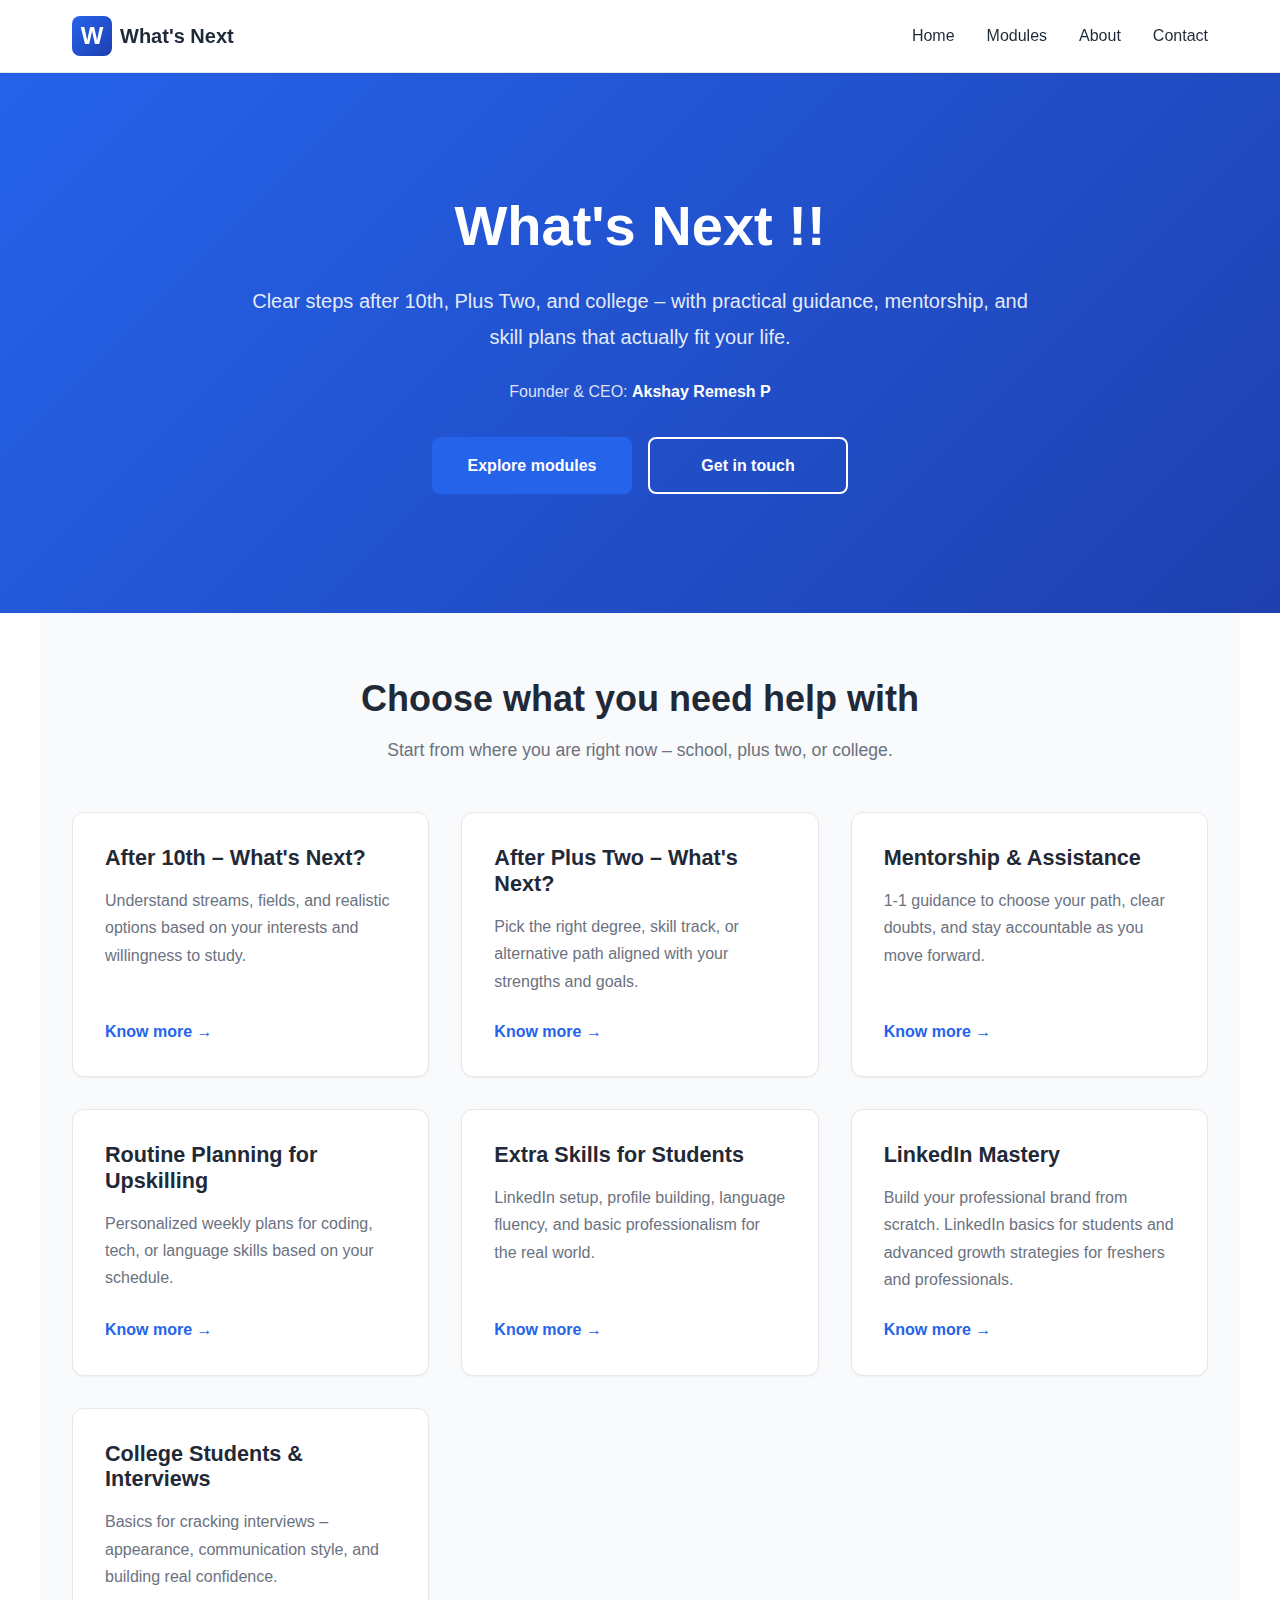
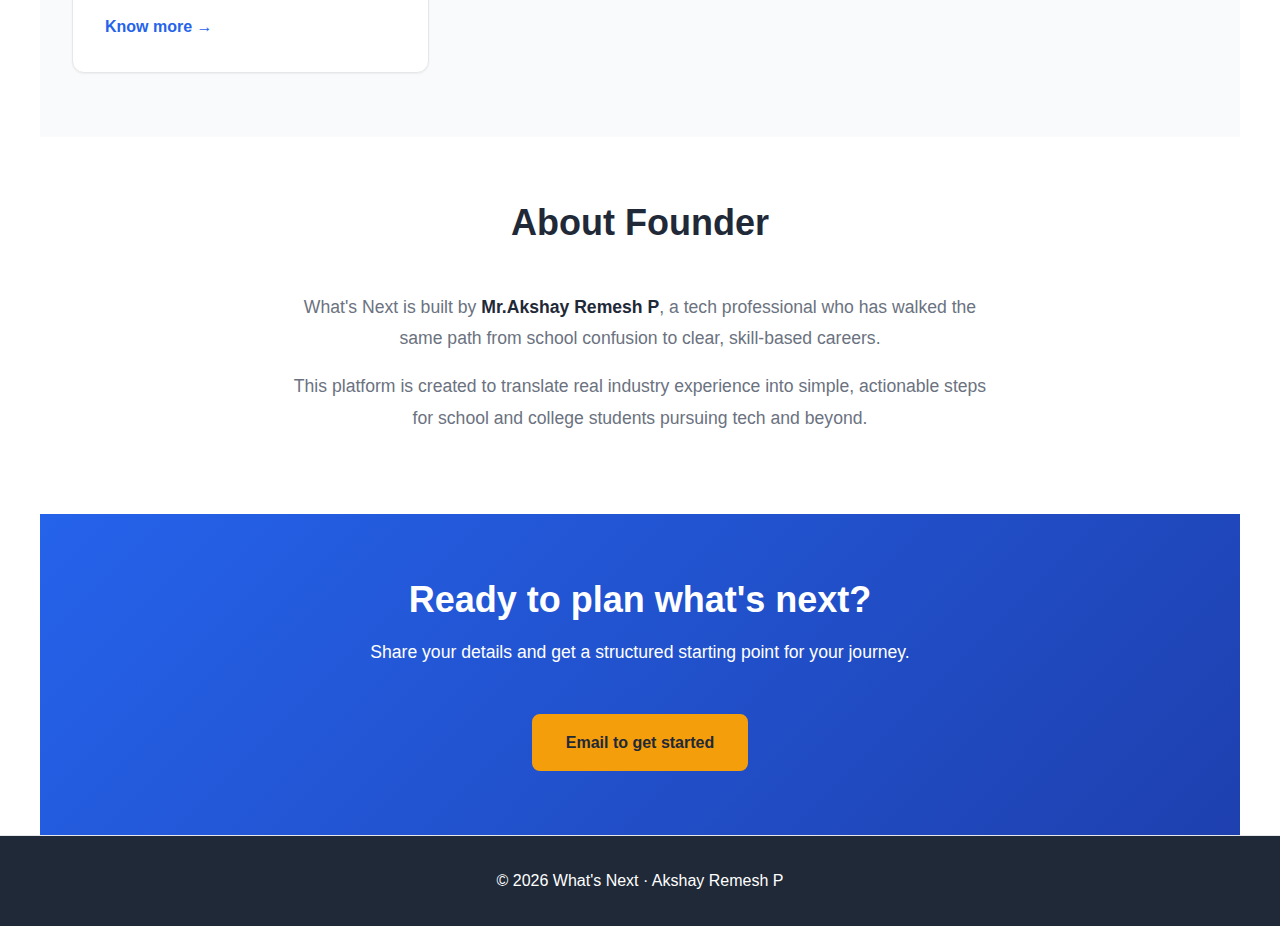
<file: index.html>
<!DOCTYPE html>
<html lang="en">
<head>
  <meta charset="UTF-8" />
  <meta name="viewport" content="width=device-width, initial-scale=1.0" />
  <title>What's Next | Akshay Remesh P</title>

  <!-- link your existing CSS here -->
  <link rel="stylesheet" href="style.css" />
</head>
<body>

  <!-- Header + Hamburger -->
  <header class="header">
    <div class="header-container">
      <div class="logo">
        <span class="logo-mark">W</span>
        <span class="logo-text">What's Next</span>
      </div>

      <!-- Hamburger icon -->
      <button class="menu-toggle" aria-label="Open navigation">
        <span class="bar"></span>
        <span class="bar"></span>
        <span class="bar"></span>
      </button>

      <!-- Navigation (overlay / sidebar, match your existing structure/classes) -->
      <nav class="nav">
        <ul class="nav-list">
          <li><a href="#hero" class="nav-link">Home</a></li>
          <li><a href="#modules" class="nav-link">Modules</a></li>
          <li><a href="#about-founder" class="nav-link">About</a></li>
          <li><a href="#contact" class="nav-link">Contact</a></li>
        </ul>
      </nav>
    </div>
  </header>

  <!-- Hero Section -->
  <section id="hero" class="hero">
    <div class="hero-content">
      <h1 class="hero-title">What's Next !!</h1>
      <p class="hero-subtitle">
        Clear steps after 10th, Plus Two, and college – with practical guidance,
        mentorship, and skill plans that actually fit your life.
      </p>
      <p class="hero-founder">
        Founder &amp; CEO: <strong>Akshay Remesh P</strong>
      </p>
      <div class="hero-buttons">
        <a href="#modules" class="btn btn-primary">Explore modules</a>
        <a href="#contact" class="btn btn-secondary">Get in touch</a>
      </div>
    </div>
  </section>

  <!-- Modules Overview Section -->
  <section id="modules" class="section modules">
    <div class="section-header">
      <h2>Choose what you need help with</h2>
      <p>Start from where you are right now – school, plus two, or college.</p>
    </div>

    <div class="modules-grid">
      <!-- Module 1: After 10th -->
      <article class="module-card">
        <div class="card-header">
          <h3>After 10th – What's Next?</h3>
        </div>
        <p class="card-description">
          Understand streams, fields, and realistic options based on your interests and willingness to study.
        </p>
        <a href="after10th.html" class="card-link">Know more →</a>
      </article>

      <!-- Module 2: After Plus Two -->
      <article class="module-card">
        <div class="card-header">
          <h3>After Plus Two – What's Next?</h3>
        </div>
        <p class="card-description">
          Pick the right degree, skill track, or alternative path aligned with your strengths and goals.
        </p>
        <a href="plusTwo.html" class="card-link">Know more →</a>
      </article>

      <!-- Module 3: Mentorship -->
      <article class="module-card">
        <div class="card-header">
          <h3>Mentorship &amp; Assistance</h3>
        </div>
        <p class="card-description">
          1‑1 guidance to choose your path, clear doubts, and stay accountable as you move forward.
        </p>
        <a href="mentorship.html" class="card-link">Know more →</a>
      </article>

      <!-- Module 4: Routine Planning -->
      <article class="module-card">
        <div class="card-header">
          <h3>Routine Planning for Upskilling</h3>
        </div>
        <p class="card-description">
          Personalized weekly plans for coding, tech, or language skills based on your schedule.
        </p>
        <a href="routinePlanning.html" class="card-link">Know more →</a>
      </article>

      <!-- Module 5: Extra Skills -->
      <article class="module-card">
        <div class="card-header">
          <h3>Extra Skills for Students</h3>
        </div>
        <p class="card-description">
          LinkedIn setup, profile building, language fluency, and basic professionalism for the real world.
        </p>
        <a href="extraSkills.html" class="card-link">Know more →</a>
      </article>

      <!-- Module 6: LinkedIn Mastery (NEW MODULE) -->
      <article class="module-card">
        <div class="card-header">
          <h3>LinkedIn Mastery</h3>
        </div>
        <p class="card-description">
          Build your professional brand from scratch. LinkedIn basics for students and advanced growth strategies for freshers and professionals.
        </p>
        <a href="linkedinMastery.html" class="card-link">Know more →</a>
      </article>

      <!-- Module 7: College & Interviews -->
      <article class="module-card">
        <div class="card-header">
          <h3>College Students &amp; Interviews</h3>
        </div>
        <p class="card-description">
          Basics for cracking interviews – appearance, communication style, and building real confidence.
        </p>
        <a href="collegeInterviews.html" class="card-link">Know more →</a>
      </article>
    </div>
  </section>

  <!-- About Founder Section -->
  <section id="about-founder" class="section about">
    <div class="section-header">
      <h2>About Founder</h2>
    </div>
    <div class="about-content">
      <p>
        What's Next is built by <strong>Mr.Akshay Remesh P</strong>, a tech professional who has walked
        the same path from school confusion to clear, skill-based careers.
      </p>
      <p>
        This platform is created to translate real industry experience into simple, actionable steps
        for school and college students pursuing tech and beyond.
      </p>
    </div>
  </section>

  <!-- Contact Section -->
  <section id="contact" class="section contact">
    <div class="section-header">
      <h2>Ready to plan what's next?</h2>
      <p>Share your details and get a structured starting point for your journey.</p>
    </div>
    <div class="contact-body">
      <a href="mailto:akshayremeshp47@gmail.com" class="btn btn-primary">
        Email to get started
      </a>
    </div>
  </section>

  <!-- Footer -->
  <footer class="footer">
    <p>© <span id="year"></span> What's Next · Akshay Remesh P</p>
  </footer>

  <!-- JS -->
  <script src="script.js"></script>
  <script>
    // simple year update
    document.getElementById('year').textContent = new Date().getFullYear();
  </script>
</body>
</html>
</file>
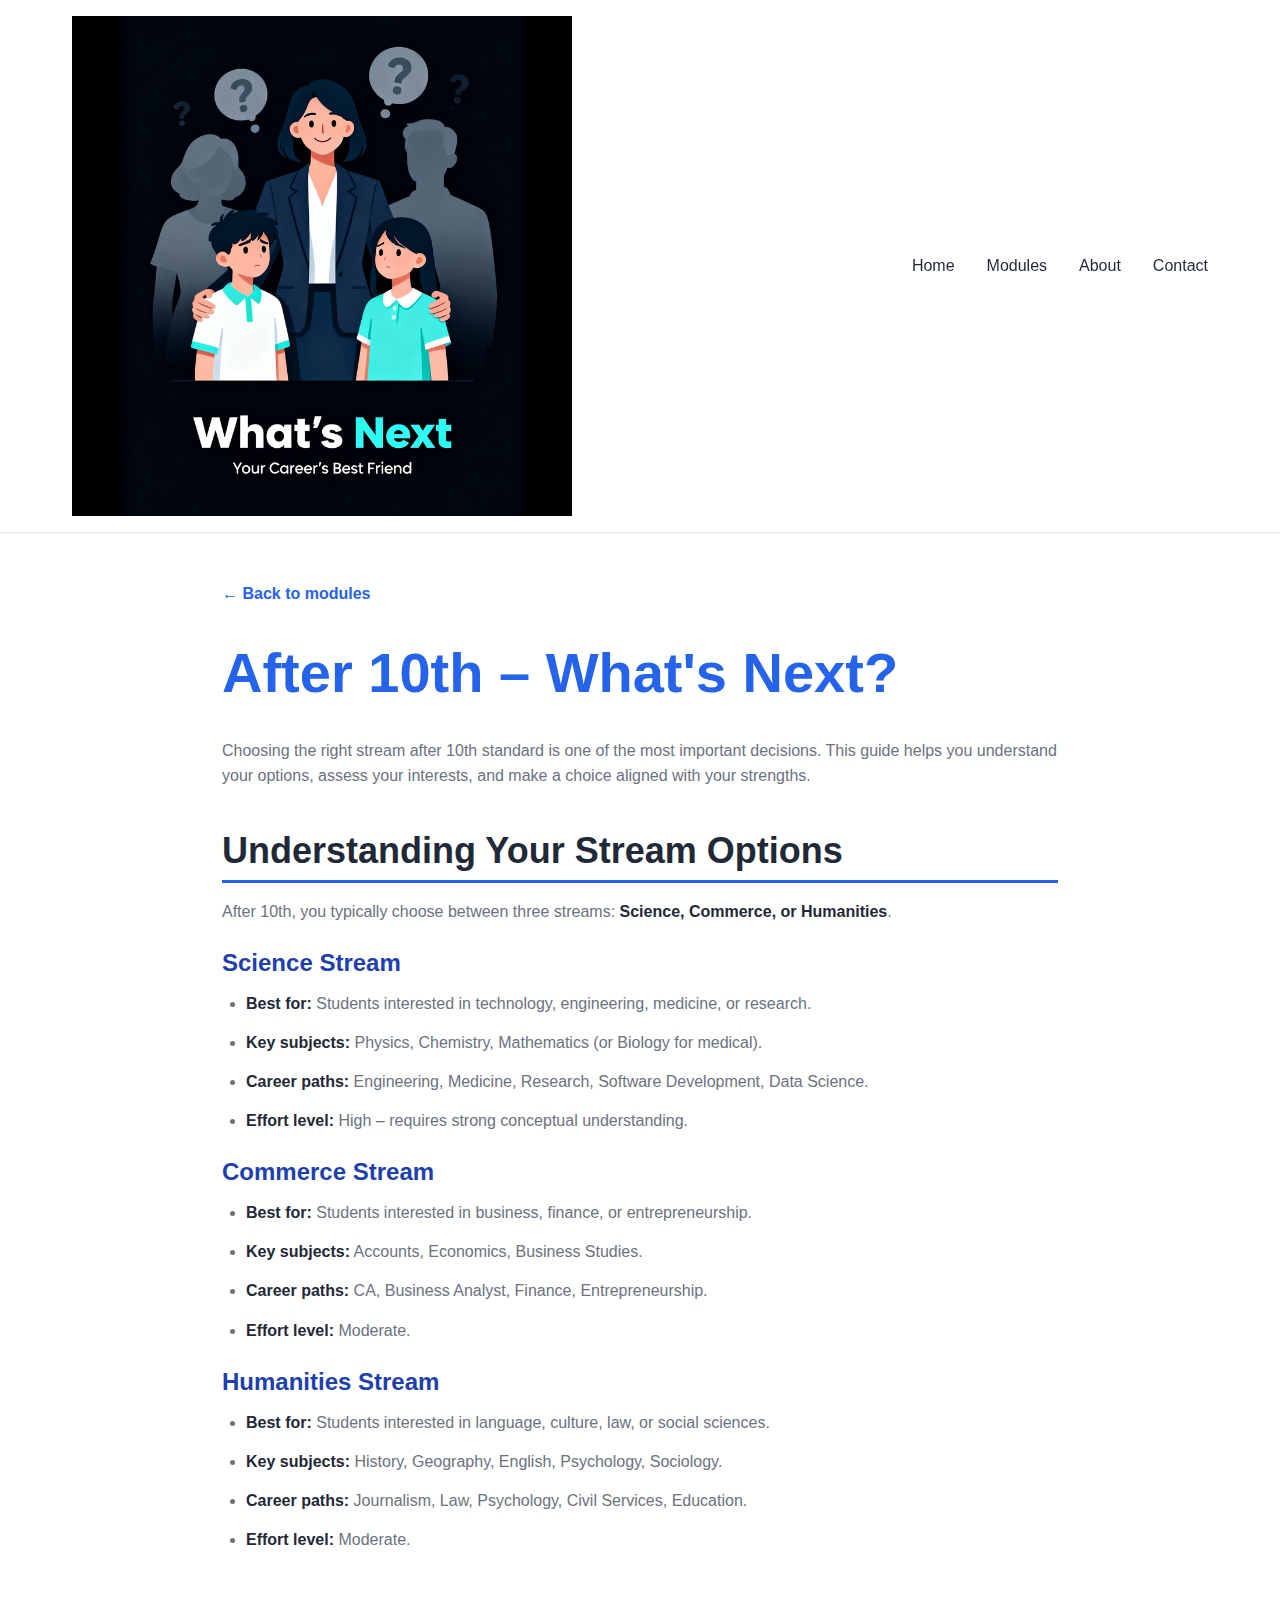
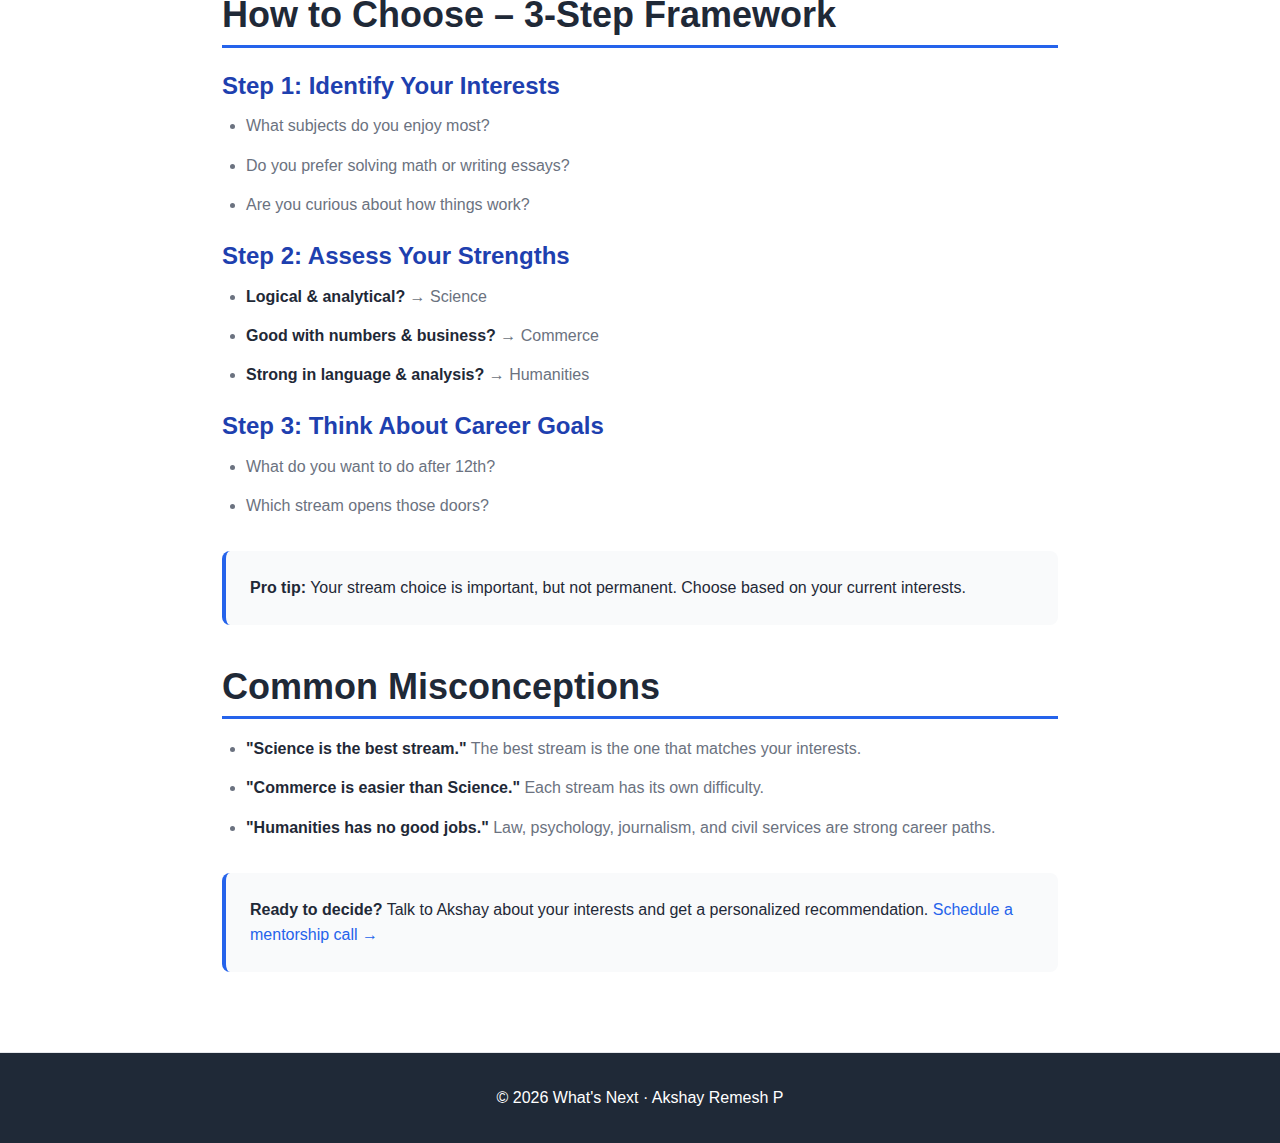
<file: after10th.html>
<!DOCTYPE html>
<html lang="en">
<head>
  <meta charset="UTF-8" />
  <meta name="viewport" content="width=device-width, initial-scale=1.0" />
  <title>After 10th – What's Next? | Akshay Remesh P</title>
  <link rel="stylesheet" href="style.css" />
</head>
<body class="module-detail">
  <!-- SHARED HEADER -->
  <header class="header">
    <div class="header-container">
      <a href="index.html#hero" class="logo" aria-label="What's Next home">
        <img src="logo.png" alt="What's Next logo" class="logo-img" />
      </a>

      <button
        class="menu-toggle"
        type="button"
        aria-label="Toggle navigation"
        aria-expanded="false"
      >
        <span class="bar"></span>
        <span class="bar"></span>
        <span class="bar"></span>
      </button>

      <nav class="nav" aria-label="Primary navigation">
        <ul class="nav-list">
          <li><a href="index.html#hero" class="nav-link">Home</a></li>
          <li><a href="index.html#modules" class="nav-link">Modules</a></li>
          <li><a href="index.html#about-founder" class="nav-link">About</a></li>
          <li><a href="index.html#contact" class="nav-link">Contact</a></li>
        </ul>
      </nav>
    </div>
  </header>

  <!-- MODULE CONTENT -->
  <main class="module-page">
    <a href="index.html#modules" class="back-link">← Back to modules</a>

    <h1>After 10th – What's Next?</h1>
    <p>
      Choosing the right stream after 10th standard is one of the most important decisions.
      This guide helps you understand your options, assess your interests, and make a choice
      aligned with your strengths.
    </p>

    <section aria-labelledby="streams-heading">
      <h2 id="streams-heading">Understanding Your Stream Options</h2>
      <p>
        After 10th, you typically choose between three streams:
        <strong>Science, Commerce, or Humanities</strong>.
      </p>

      <h3>Science Stream</h3>
      <ul>
        <li><strong>Best for:</strong> Students interested in technology, engineering, medicine, or research.</li>
        <li><strong>Key subjects:</strong> Physics, Chemistry, Mathematics (or Biology for medical).</li>
        <li><strong>Career paths:</strong> Engineering, Medicine, Research, Software Development, Data Science.</li>
        <li><strong>Effort level:</strong> High – requires strong conceptual understanding.</li>
      </ul>

      <h3>Commerce Stream</h3>
      <ul>
        <li><strong>Best for:</strong> Students interested in business, finance, or entrepreneurship.</li>
        <li><strong>Key subjects:</strong> Accounts, Economics, Business Studies.</li>
        <li><strong>Career paths:</strong> CA, Business Analyst, Finance, Entrepreneurship.</li>
        <li><strong>Effort level:</strong> Moderate.</li>
      </ul>

      <h3>Humanities Stream</h3>
      <ul>
        <li><strong>Best for:</strong> Students interested in language, culture, law, or social sciences.</li>
        <li><strong>Key subjects:</strong> History, Geography, English, Psychology, Sociology.</li>
        <li><strong>Career paths:</strong> Journalism, Law, Psychology, Civil Services, Education.</li>
        <li><strong>Effort level:</strong> Moderate.</li>
      </ul>
    </section>

    <section aria-labelledby="framework-heading">
      <h2 id="framework-heading">How to Choose – 3‑Step Framework</h2>

      <h3>Step 1: Identify Your Interests</h3>
      <ul>
        <li>What subjects do you enjoy most?</li>
        <li>Do you prefer solving math or writing essays?</li>
        <li>Are you curious about how things work?</li>
      </ul>

      <h3>Step 2: Assess Your Strengths</h3>
      <ul>
        <li><strong>Logical &amp; analytical?</strong> → Science</li>
        <li><strong>Good with numbers &amp; business?</strong> → Commerce</li>
        <li><strong>Strong in language &amp; analysis?</strong> → Humanities</li>
      </ul>

      <h3>Step 3: Think About Career Goals</h3>
      <ul>
        <li>What do you want to do after 12th?</li>
        <li>Which stream opens those doors?</li>
      </ul>

      <div class="cta-box">
        <strong>Pro tip:</strong> Your stream choice is important, but not permanent.
        Choose based on your current interests.
      </div>
    </section>

    <section aria-labelledby="misconceptions-heading">
      <h2 id="misconceptions-heading">Common Misconceptions</h2>
      <ul>
        <li><strong>"Science is the best stream."</strong> The best stream is the one that matches your interests.</li>
        <li><strong>"Commerce is easier than Science."</strong> Each stream has its own difficulty.</li>
        <li><strong>"Humanities has no good jobs."</strong> Law, psychology, journalism, and civil services are strong career paths.</li>
      </ul>

      <div class="cta-box">
        <strong>Ready to decide?</strong> Talk to Akshay about your interests and get a personalized recommendation.
        <a href="index.html#contact" class="cta-link">
          Schedule a mentorship call →
        </a>
      </div>
    </section>
  </main>

  <footer class="footer">
    <p>© <span id="year"></span> What's Next · Akshay Remesh P</p>
  </footer>

  <script src="script.js"></script>
  <script>
    document.getElementById("year").textContent = new Date().getFullYear();
  </script>
</body>
</html>
</file>
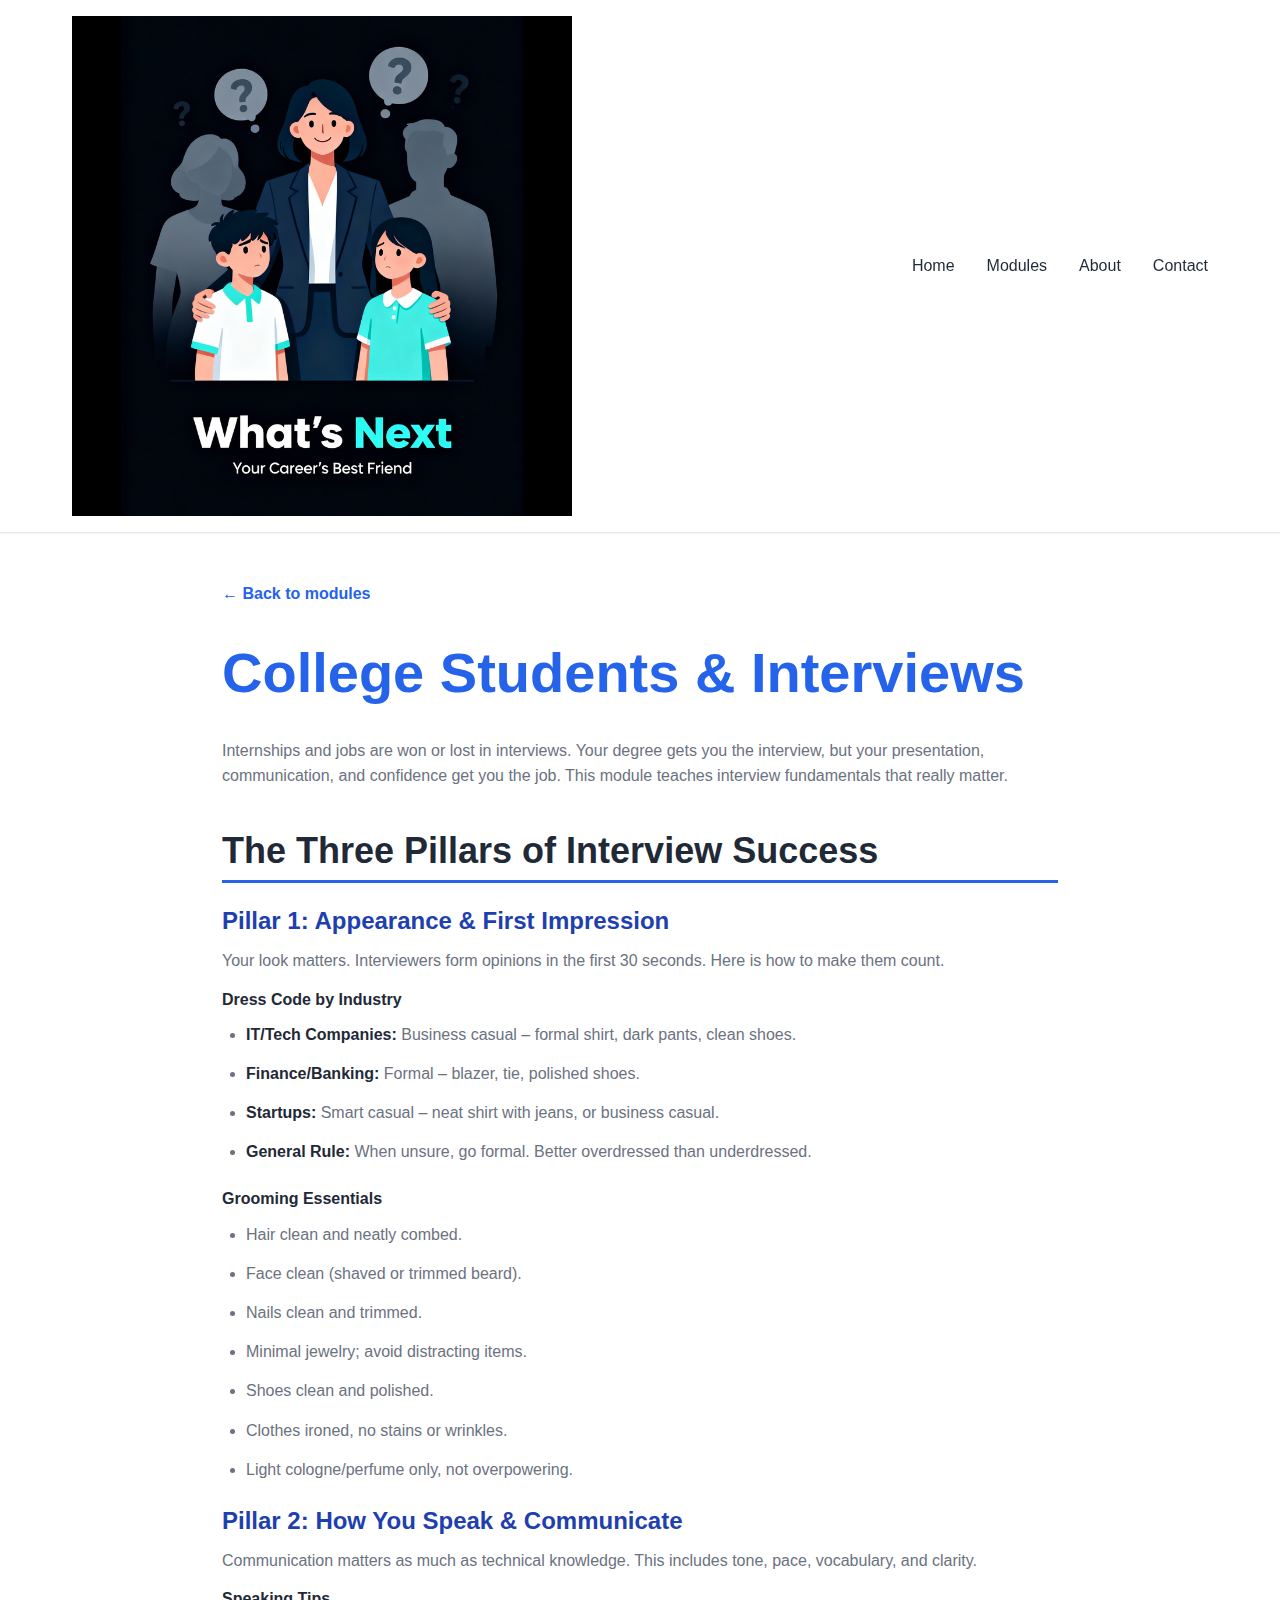
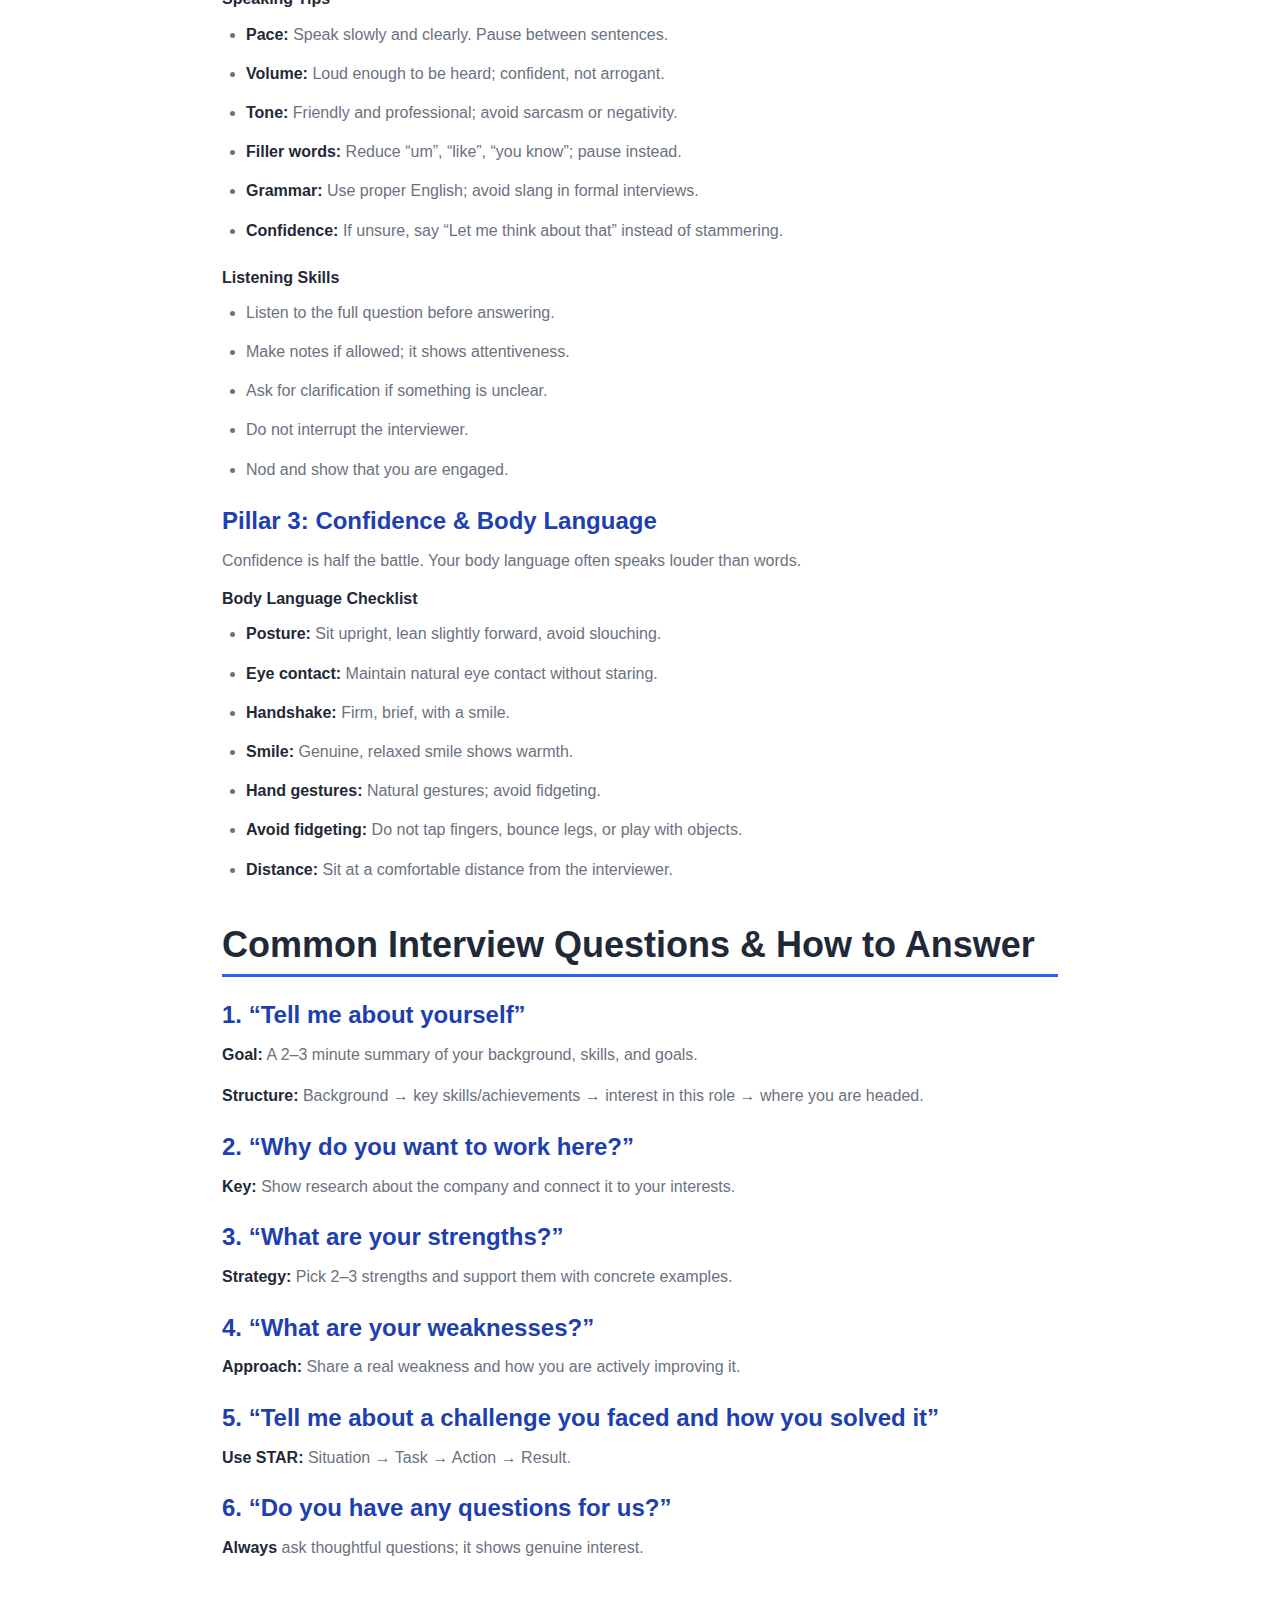
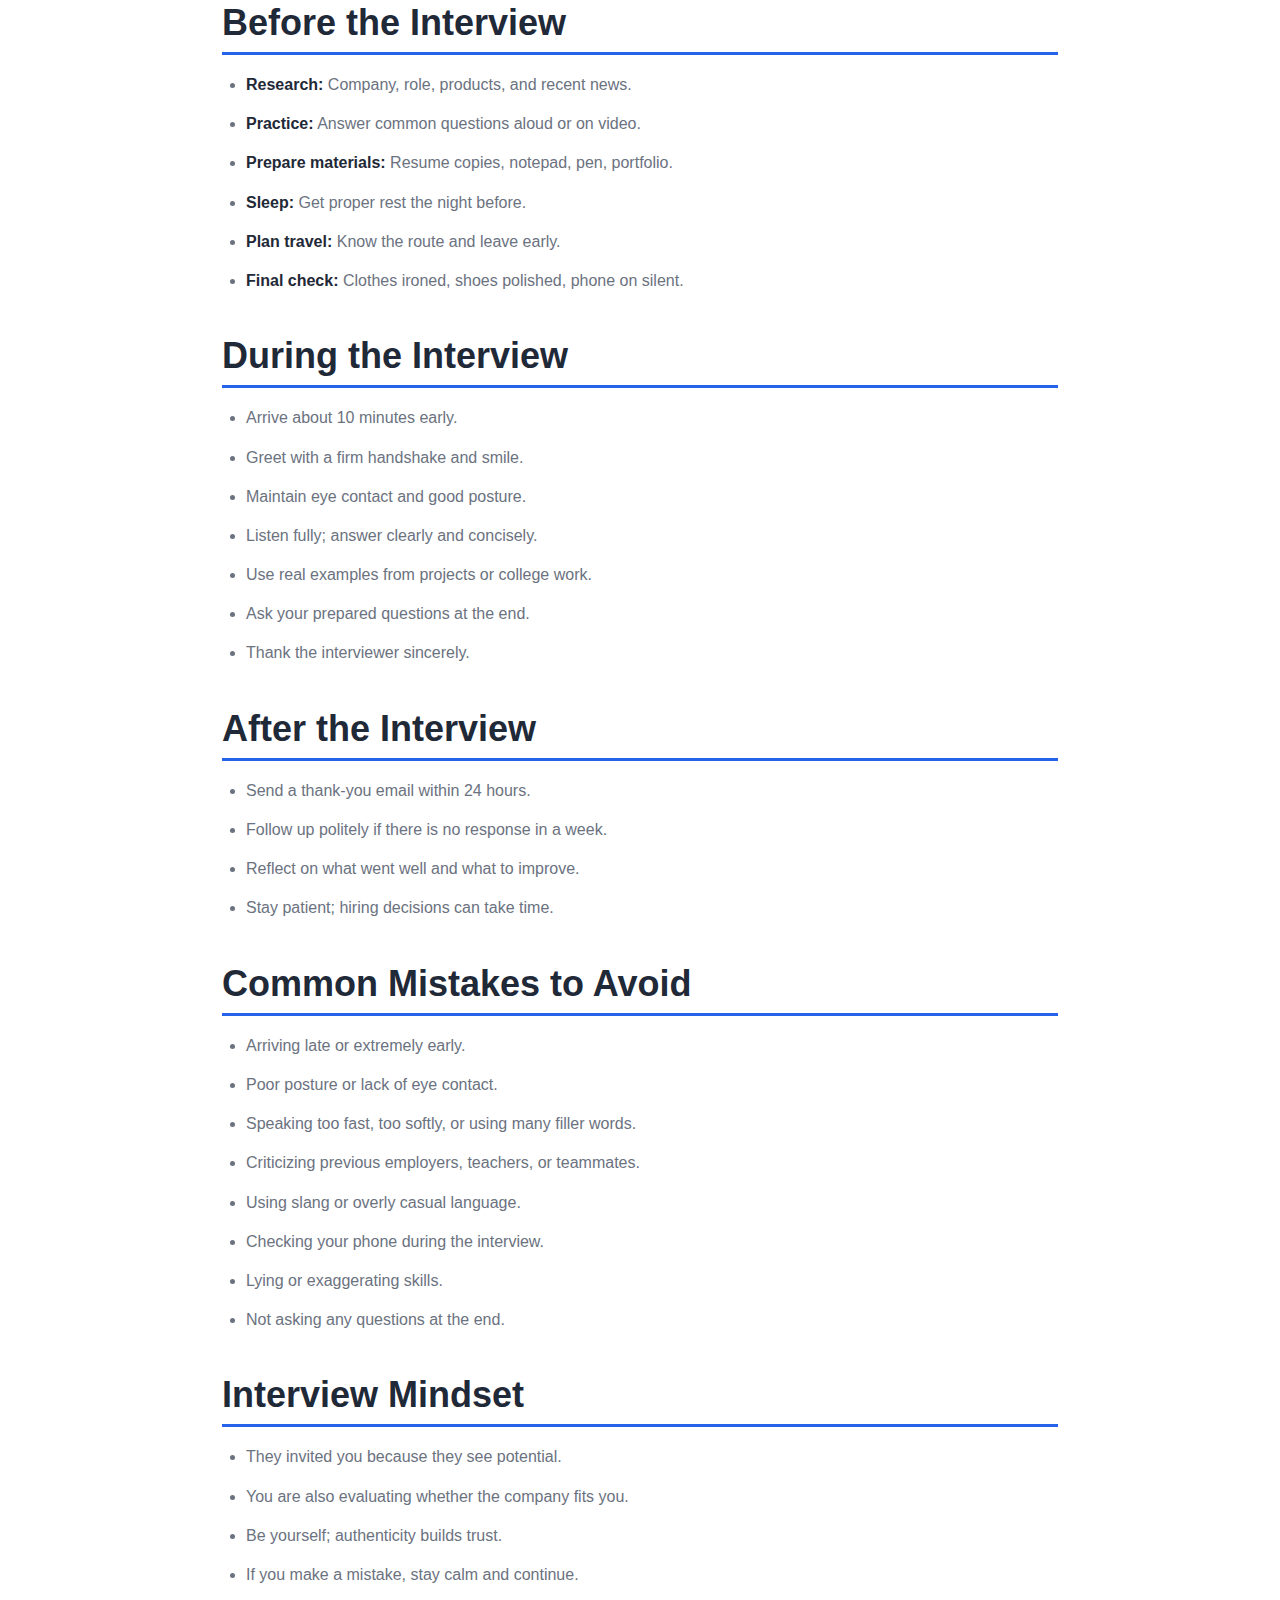
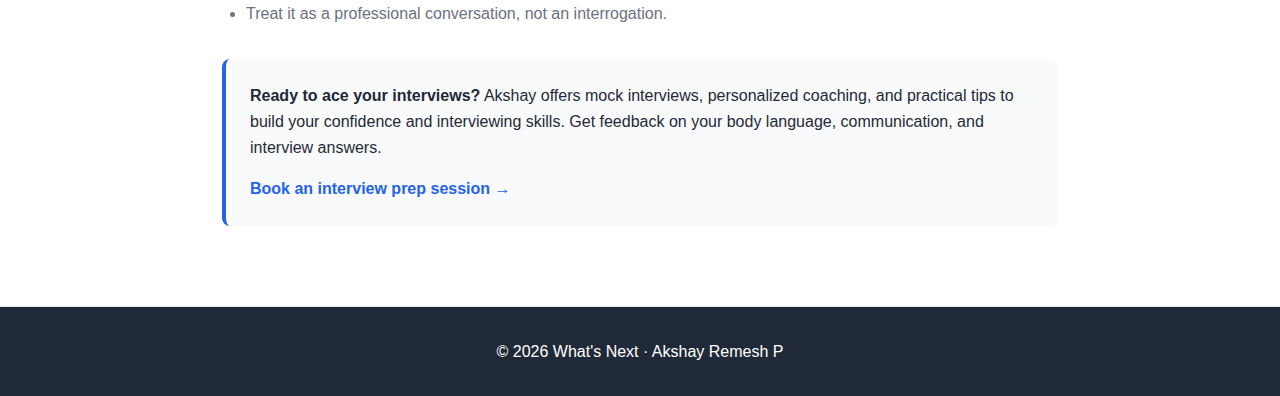
<file: collegeInterviews.html>
<!DOCTYPE html>
<html lang="en">
<head>
  <meta charset="UTF-8" />
  <meta name="viewport" content="width=device-width, initial-scale=1.0" />
  <title>College Students &amp; Interviews | Akshay Remesh P</title>
  <link rel="stylesheet" href="style.css" />
</head>
<body class="module-detail">
  <!-- SHARED HEADER -->
  <header class="header">
    <div class="header-container">
      <a href="index.html#hero" class="logo" aria-label="What's Next home">
        <img src="logo.png" alt="What's Next logo" class="logo-img" />
      </a>

      <button
        class="menu-toggle"
        type="button"
        aria-label="Toggle navigation"
        aria-expanded="false"
      >
        <span class="bar"></span>
        <span class="bar"></span>
        <span class="bar"></span>
      </button>

      <nav class="nav" aria-label="Primary navigation">
        <ul class="nav-list">
          <li><a href="index.html#hero" class="nav-link">Home</a></li>
          <li><a href="index.html#modules" class="nav-link">Modules</a></li>
          <li><a href="index.html#about-founder" class="nav-link">About</a></li>
          <li><a href="index.html#contact" class="nav-link">Contact</a></li>
        </ul>
      </nav>
    </div>
  </header>

  <!-- MAIN CONTENT -->
  <main class="module-page">
    <a href="index.html#modules" class="back-link">← Back to modules</a>

    <h1>College Students &amp; Interviews</h1>
    <p>
      Internships and jobs are won or lost in interviews. Your degree gets you the
      interview, but your presentation, communication, and confidence get you the job.
      This module teaches interview fundamentals that really matter.
    </p>

    <h2>The Three Pillars of Interview Success</h2>

    <h3>Pillar 1: Appearance &amp; First Impression</h3>
    <p>
      Your look matters. Interviewers form opinions in the first 30 seconds.
      Here is how to make them count.
    </p>

    <h4>Dress Code by Industry</h4>
    <ul>
      <li><strong>IT/Tech Companies:</strong> Business casual – formal shirt, dark pants, clean shoes.</li>
      <li><strong>Finance/Banking:</strong> Formal – blazer, tie, polished shoes.</li>
      <li><strong>Startups:</strong> Smart casual – neat shirt with jeans, or business casual.</li>
      <li><strong>General Rule:</strong> When unsure, go formal. Better overdressed than underdressed.</li>
    </ul>

    <h4>Grooming Essentials</h4>
    <ul>
      <li>Hair clean and neatly combed.</li>
      <li>Face clean (shaved or trimmed beard).</li>
      <li>Nails clean and trimmed.</li>
      <li>Minimal jewelry; avoid distracting items.</li>
      <li>Shoes clean and polished.</li>
      <li>Clothes ironed, no stains or wrinkles.</li>
      <li>Light cologne/perfume only, not overpowering.</li>
    </ul>

    <h3>Pillar 2: How You Speak &amp; Communicate</h3>
    <p>
      Communication matters as much as technical knowledge. This includes tone,
      pace, vocabulary, and clarity.
    </p>

    <h4>Speaking Tips</h4>
    <ul>
      <li><strong>Pace:</strong> Speak slowly and clearly. Pause between sentences.</li>
      <li><strong>Volume:</strong> Loud enough to be heard; confident, not arrogant.</li>
      <li><strong>Tone:</strong> Friendly and professional; avoid sarcasm or negativity.</li>
      <li><strong>Filler words:</strong> Reduce “um”, “like”, “you know”; pause instead.</li>
      <li><strong>Grammar:</strong> Use proper English; avoid slang in formal interviews.</li>
      <li><strong>Confidence:</strong> If unsure, say “Let me think about that” instead of stammering.</li>
    </ul>

    <h4>Listening Skills</h4>
    <ul>
      <li>Listen to the full question before answering.</li>
      <li>Make notes if allowed; it shows attentiveness.</li>
      <li>Ask for clarification if something is unclear.</li>
      <li>Do not interrupt the interviewer.</li>
      <li>Nod and show that you are engaged.</li>
    </ul>

    <h3>Pillar 3: Confidence &amp; Body Language</h3>
    <p>
      Confidence is half the battle. Your body language often speaks louder than words.
    </p>

    <h4>Body Language Checklist</h4>
    <ul>
      <li><strong>Posture:</strong> Sit upright, lean slightly forward, avoid slouching.</li>
      <li><strong>Eye contact:</strong> Maintain natural eye contact without staring.</li>
      <li><strong>Handshake:</strong> Firm, brief, with a smile.</li>
      <li><strong>Smile:</strong> Genuine, relaxed smile shows warmth.</li>
      <li><strong>Hand gestures:</strong> Natural gestures; avoid fidgeting.</li>
      <li><strong>Avoid fidgeting:</strong> Do not tap fingers, bounce legs, or play with objects.</li>
      <li><strong>Distance:</strong> Sit at a comfortable distance from the interviewer.</li>
    </ul>

    <h2>Common Interview Questions &amp; How to Answer</h2>

    <h3>1. “Tell me about yourself”</h3>
    <p><strong>Goal:</strong> A 2–3 minute summary of your background, skills, and goals.</p>
    <p><strong>Structure:</strong> Background → key skills/achievements → interest in this role → where you are headed.</p>

    <h3>2. “Why do you want to work here?”</h3>
    <p><strong>Key:</strong> Show research about the company and connect it to your interests.</p>

    <h3>3. “What are your strengths?”</h3>
    <p><strong>Strategy:</strong> Pick 2–3 strengths and support them with concrete examples.</p>

    <h3>4. “What are your weaknesses?”</h3>
    <p><strong>Approach:</strong> Share a real weakness and how you are actively improving it.</p>

    <h3>5. “Tell me about a challenge you faced and how you solved it”</h3>
    <p><strong>Use STAR:</strong> Situation → Task → Action → Result.</p>

    <h3>6. “Do you have any questions for us?”</h3>
    <p><strong>Always</strong> ask thoughtful questions; it shows genuine interest.</p>

    <h2>Before the Interview</h2>
    <ul>
      <li><strong>Research:</strong> Company, role, products, and recent news.</li>
      <li><strong>Practice:</strong> Answer common questions aloud or on video.</li>
      <li><strong>Prepare materials:</strong> Resume copies, notepad, pen, portfolio.</li>
      <li><strong>Sleep:</strong> Get proper rest the night before.</li>
      <li><strong>Plan travel:</strong> Know the route and leave early.</li>
      <li><strong>Final check:</strong> Clothes ironed, shoes polished, phone on silent.</li>
    </ul>

    <h2>During the Interview</h2>
    <ul>
      <li>Arrive about 10 minutes early.</li>
      <li>Greet with a firm handshake and smile.</li>
      <li>Maintain eye contact and good posture.</li>
      <li>Listen fully; answer clearly and concisely.</li>
      <li>Use real examples from projects or college work.</li>
      <li>Ask your prepared questions at the end.</li>
      <li>Thank the interviewer sincerely.</li>
    </ul>

    <h2>After the Interview</h2>
    <ul>
      <li>Send a thank‑you email within 24 hours.</li>
      <li>Follow up politely if there is no response in a week.</li>
      <li>Reflect on what went well and what to improve.</li>
      <li>Stay patient; hiring decisions can take time.</li>
    </ul>

    <h2>Common Mistakes to Avoid</h2>
    <ul>
      <li>Arriving late or extremely early.</li>
      <li>Poor posture or lack of eye contact.</li>
      <li>Speaking too fast, too softly, or using many filler words.</li>
      <li>Criticizing previous employers, teachers, or teammates.</li>
      <li>Using slang or overly casual language.</li>
      <li>Checking your phone during the interview.</li>
      <li>Lying or exaggerating skills.</li>
      <li>Not asking any questions at the end.</li>
    </ul>

    <h2>Interview Mindset</h2>
    <ul>
      <li>They invited you because they see potential.</li>
      <li>You are also evaluating whether the company fits you.</li>
      <li>Be yourself; authenticity builds trust.</li>
      <li>If you make a mistake, stay calm and continue.</li>
      <li>Treat it as a professional conversation, not an interrogation.</li>
    </ul>

    <div class="cta-box">
      <strong>Ready to ace your interviews?</strong>
      Akshay offers mock interviews, personalized coaching, and practical tips to build your
      confidence and interviewing skills. Get feedback on your body language, communication,
      and interview answers.
      <a href="index.html#contact" style="display:block;margin-top:1rem;font-weight:600;">
        Book an interview prep session →
      </a>
    </div>
  </main>

  <!-- FOOTER -->
  <footer class="footer">
    <p>© <span id="year"></span> What's Next · Akshay Remesh P</p>
  </footer>

  <!-- SCRIPTS -->
  <script src="script.js"></script>
  <script>
    document.getElementById("year").textContent = new Date().getFullYear();
  </script>
</body>
</html>
</file>
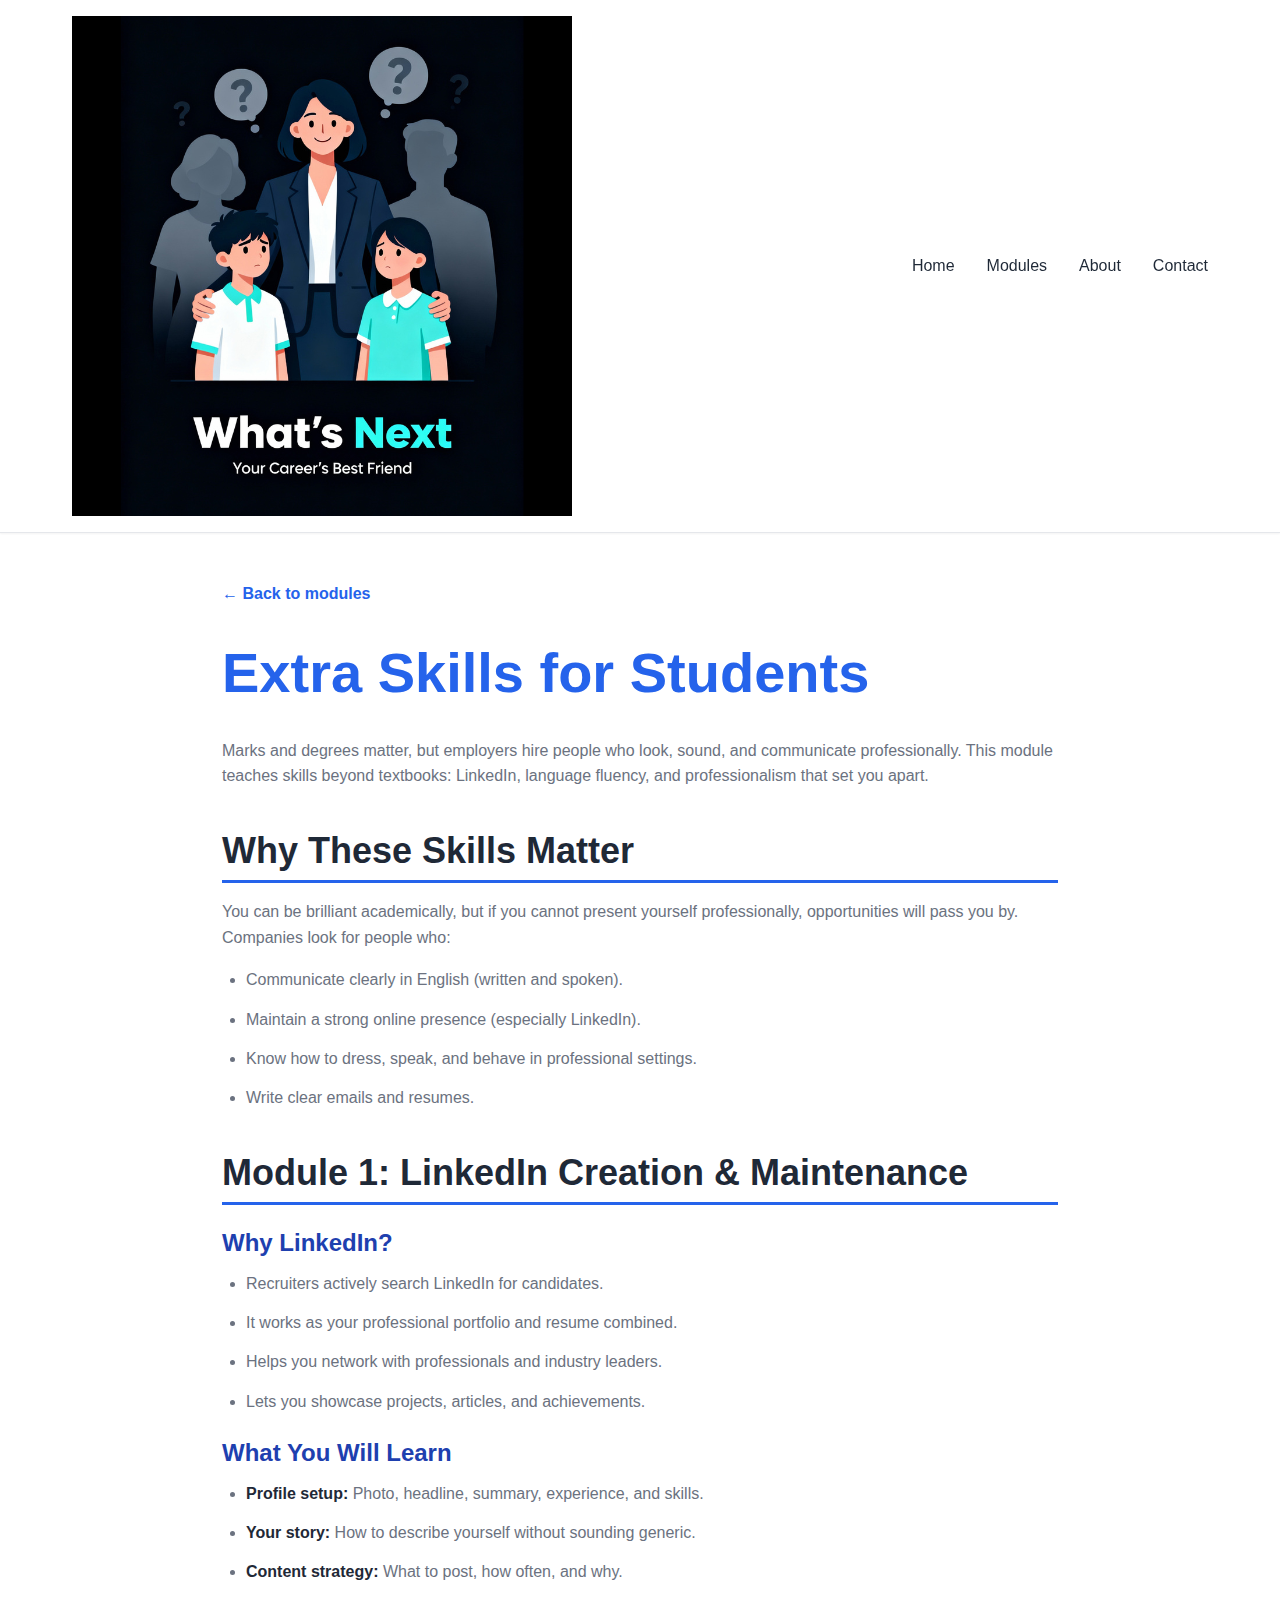
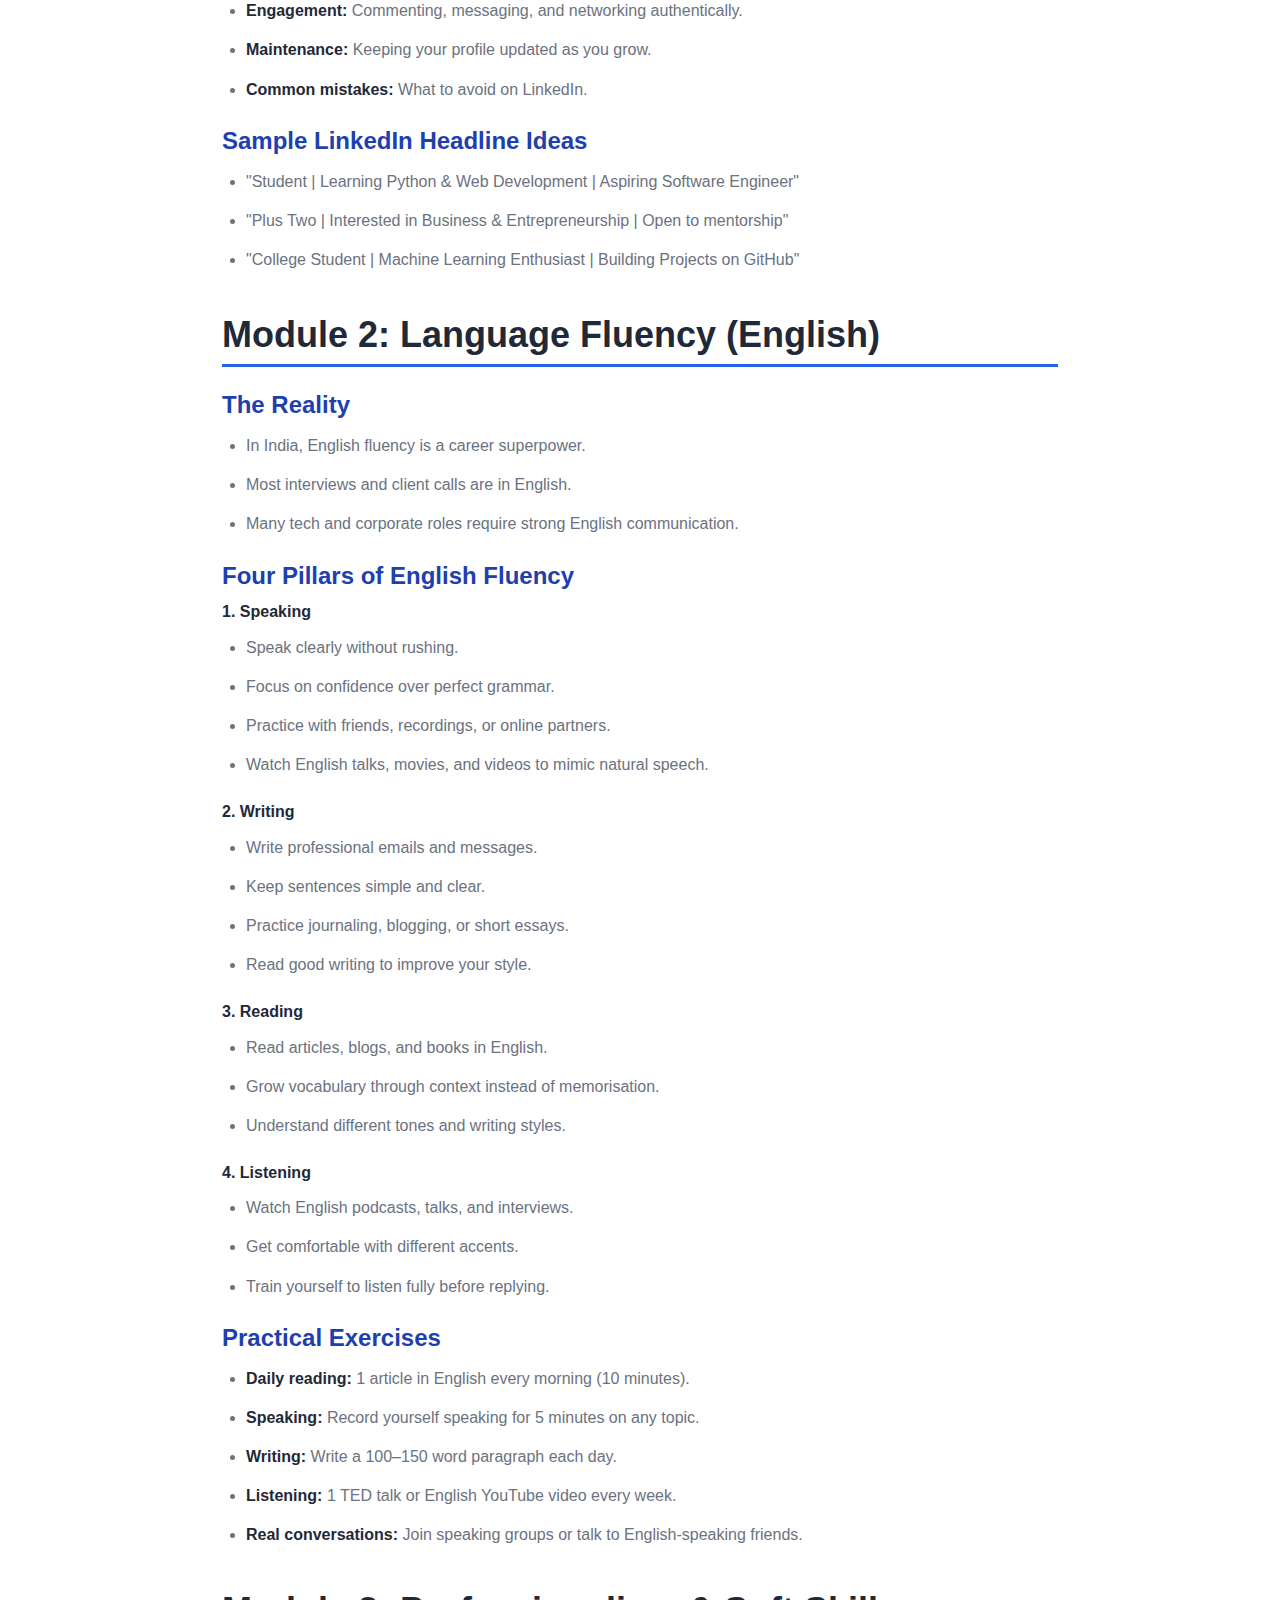
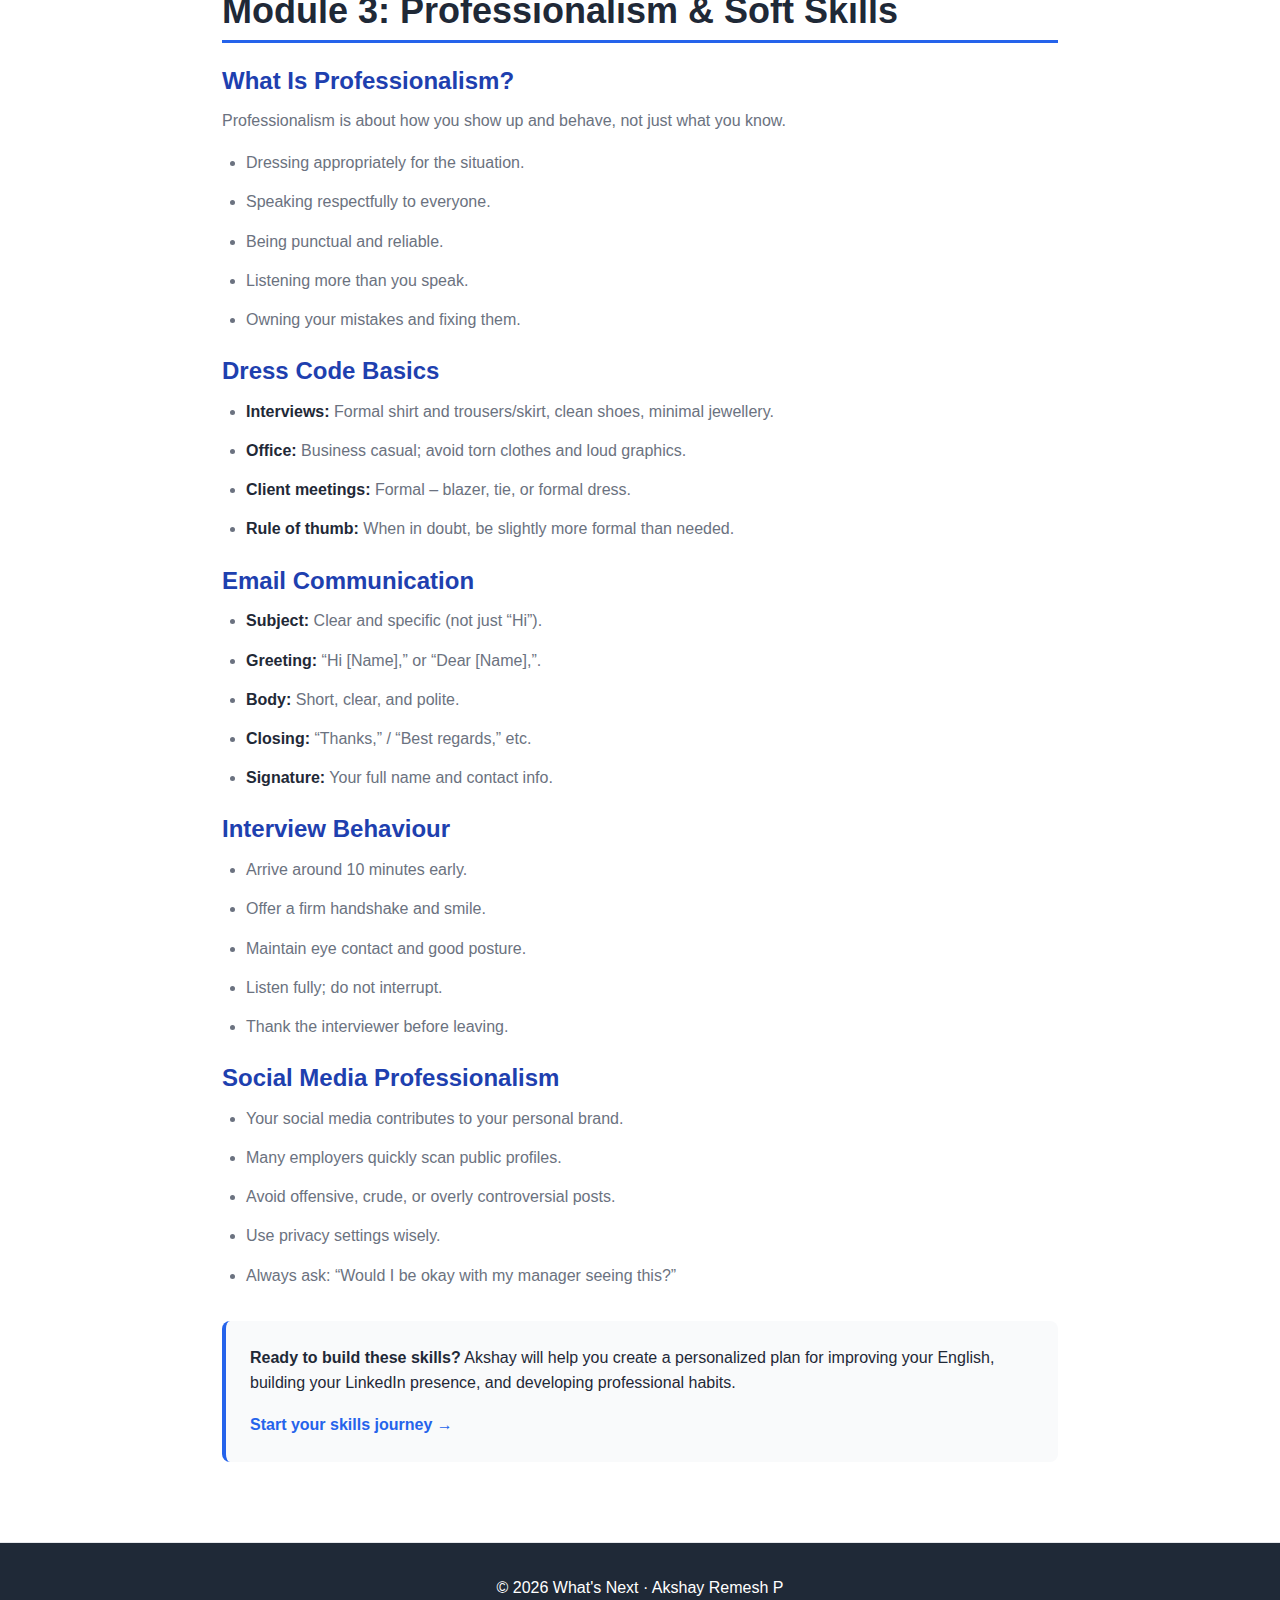
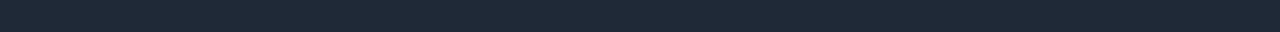
<file: extraSkills.html>
<!DOCTYPE html>
<html lang="en">
<head>
  <meta charset="UTF-8" />
  <meta name="viewport" content="width=device-width, initial-scale=1.0" />
  <title>Extra Skills for Students | Akshay Remesh P</title>
  <link rel="stylesheet" href="style.css" />
</head>
<body class="module-detail">
  <!-- SHARED HEADER -->
  <header class="header">
    <div class="header-container">
      <a href="index.html#hero" class="logo" aria-label="What's Next home">
        <img src="logo.png" alt="What's Next logo" class="logo-img" />
      </a>

      <button
        class="menu-toggle"
        type="button"
        aria-label="Toggle navigation"
        aria-expanded="false"
      >
        <span class="bar"></span>
        <span class="bar"></span>
        <span class="bar"></span>
      </button>

      <nav class="nav" aria-label="Primary navigation">
        <ul class="nav-list">
          <li><a href="index.html#hero" class="nav-link">Home</a></li>
          <li><a href="index.html#modules" class="nav-link">Modules</a></li>
          <li><a href="index.html#about-founder" class="nav-link">About</a></li>
          <li><a href="index.html#contact" class="nav-link">Contact</a></li>
        </ul>
      </nav>
    </div>
  </header>

  <!-- MODULE CONTENT -->
  <main class="module-page">
    <a href="index.html#modules" class="back-link">← Back to modules</a>

    <h1>Extra Skills for Students</h1>
    <p>
      Marks and degrees matter, but employers hire people who look, sound, and communicate
      professionally. This module teaches skills beyond textbooks: LinkedIn, language
      fluency, and professionalism that set you apart.
    </p>

    <h2>Why These Skills Matter</h2>
    <p>You can be brilliant academically, but if you cannot present yourself professionally, opportunities will pass you by. Companies look for people who:</p>
    <ul>
      <li>Communicate clearly in English (written and spoken).</li>
      <li>Maintain a strong online presence (especially LinkedIn).</li>
      <li>Know how to dress, speak, and behave in professional settings.</li>
      <li>Write clear emails and resumes.</li>
    </ul>

    <h2>Module 1: LinkedIn Creation &amp; Maintenance</h2>

    <h3>Why LinkedIn?</h3>
    <ul>
      <li>Recruiters actively search LinkedIn for candidates.</li>
      <li>It works as your professional portfolio and resume combined.</li>
      <li>Helps you network with professionals and industry leaders.</li>
      <li>Lets you showcase projects, articles, and achievements.</li>
    </ul>

    <h3>What You Will Learn</h3>
    <ul>
      <li><strong>Profile setup:</strong> Photo, headline, summary, experience, and skills.</li>
      <li><strong>Your story:</strong> How to describe yourself without sounding generic.</li>
      <li><strong>Content strategy:</strong> What to post, how often, and why.</li>
      <li><strong>Engagement:</strong> Commenting, messaging, and networking authentically.</li>
      <li><strong>Maintenance:</strong> Keeping your profile updated as you grow.</li>
      <li><strong>Common mistakes:</strong> What to avoid on LinkedIn.</li>
    </ul>

    <h3>Sample LinkedIn Headline Ideas</h3>
    <ul>
      <li>"Student | Learning Python &amp; Web Development | Aspiring Software Engineer"</li>
      <li>"Plus Two | Interested in Business &amp; Entrepreneurship | Open to mentorship"</li>
      <li>"College Student | Machine Learning Enthusiast | Building Projects on GitHub"</li>
    </ul>

    <h2>Module 2: Language Fluency (English)</h2>

    <h3>The Reality</h3>
    <ul>
      <li>In India, English fluency is a career superpower.</li>
      <li>Most interviews and client calls are in English.</li>
      <li>Many tech and corporate roles require strong English communication.</li>
    </ul>

    <h3>Four Pillars of English Fluency</h3>

    <h4>1. Speaking</h4>
    <ul>
      <li>Speak clearly without rushing.</li>
      <li>Focus on confidence over perfect grammar.</li>
      <li>Practice with friends, recordings, or online partners.</li>
      <li>Watch English talks, movies, and videos to mimic natural speech.</li>
    </ul>

    <h4>2. Writing</h4>
    <ul>
      <li>Write professional emails and messages.</li>
      <li>Keep sentences simple and clear.</li>
      <li>Practice journaling, blogging, or short essays.</li>
      <li>Read good writing to improve your style.</li>
    </ul>

    <h4>3. Reading</h4>
    <ul>
      <li>Read articles, blogs, and books in English.</li>
      <li>Grow vocabulary through context instead of memorisation.</li>
      <li>Understand different tones and writing styles.</li>
    </ul>

    <h4>4. Listening</h4>
    <ul>
      <li>Watch English podcasts, talks, and interviews.</li>
      <li>Get comfortable with different accents.</li>
      <li>Train yourself to listen fully before replying.</li>
    </ul>

    <h3>Practical Exercises</h3>
    <ul>
      <li><strong>Daily reading:</strong> 1 article in English every morning (10 minutes).</li>
      <li><strong>Speaking:</strong> Record yourself speaking for 5 minutes on any topic.</li>
      <li><strong>Writing:</strong> Write a 100–150 word paragraph each day.</li>
      <li><strong>Listening:</strong> 1 TED talk or English YouTube video every week.</li>
      <li><strong>Real conversations:</strong> Join speaking groups or talk to English‑speaking friends.</li>
    </ul>

    <h2>Module 3: Professionalism &amp; Soft Skills</h2>

    <h3>What Is Professionalism?</h3>
    <p>Professionalism is about how you show up and behave, not just what you know.</p>
    <ul>
      <li>Dressing appropriately for the situation.</li>
      <li>Speaking respectfully to everyone.</li>
      <li>Being punctual and reliable.</li>
      <li>Listening more than you speak.</li>
      <li>Owning your mistakes and fixing them.</li>
    </ul>

    <h3>Dress Code Basics</h3>
    <ul>
      <li><strong>Interviews:</strong> Formal shirt and trousers/skirt, clean shoes, minimal jewellery.</li>
      <li><strong>Office:</strong> Business casual; avoid torn clothes and loud graphics.</li>
      <li><strong>Client meetings:</strong> Formal – blazer, tie, or formal dress.</li>
      <li><strong>Rule of thumb:</strong> When in doubt, be slightly more formal than needed.</li>
    </ul>

    <h3>Email Communication</h3>
    <ul>
      <li><strong>Subject:</strong> Clear and specific (not just “Hi”).</li>
      <li><strong>Greeting:</strong> “Hi [Name],” or “Dear [Name],”.</li>
      <li><strong>Body:</strong> Short, clear, and polite.</li>
      <li><strong>Closing:</strong> “Thanks,” / “Best regards,” etc.</li>
      <li><strong>Signature:</strong> Your full name and contact info.</li>
    </ul>

    <h3>Interview Behaviour</h3>
    <ul>
      <li>Arrive around 10 minutes early.</li>
      <li>Offer a firm handshake and smile.</li>
      <li>Maintain eye contact and good posture.</li>
      <li>Listen fully; do not interrupt.</li>
      <li>Thank the interviewer before leaving.</li>
    </ul>

    <h3>Social Media Professionalism</h3>
    <ul>
      <li>Your social media contributes to your personal brand.</li>
      <li>Many employers quickly scan public profiles.</li>
      <li>Avoid offensive, crude, or overly controversial posts.</li>
      <li>Use privacy settings wisely.</li>
      <li>Always ask: “Would I be okay with my manager seeing this?”</li>
    </ul>

    <div class="cta-box">
      <strong>Ready to build these skills?</strong>
      Akshay will help you create a personalized plan for improving your English,
      building your LinkedIn presence, and developing professional habits.
      <a href="index.html#contact" style="display:block;margin-top:1rem;font-weight:600;">
        Start your skills journey →
      </a>
    </div>
  </main>

  <footer class="footer">
    <p>© <span id="year"></span> What's Next · Akshay Remesh P</p>
  </footer>

  <script src="script.js"></script>
  <script>
    document.getElementById("year").textContent = new Date().getFullYear();
  </script>
</body>
</html>
</file>
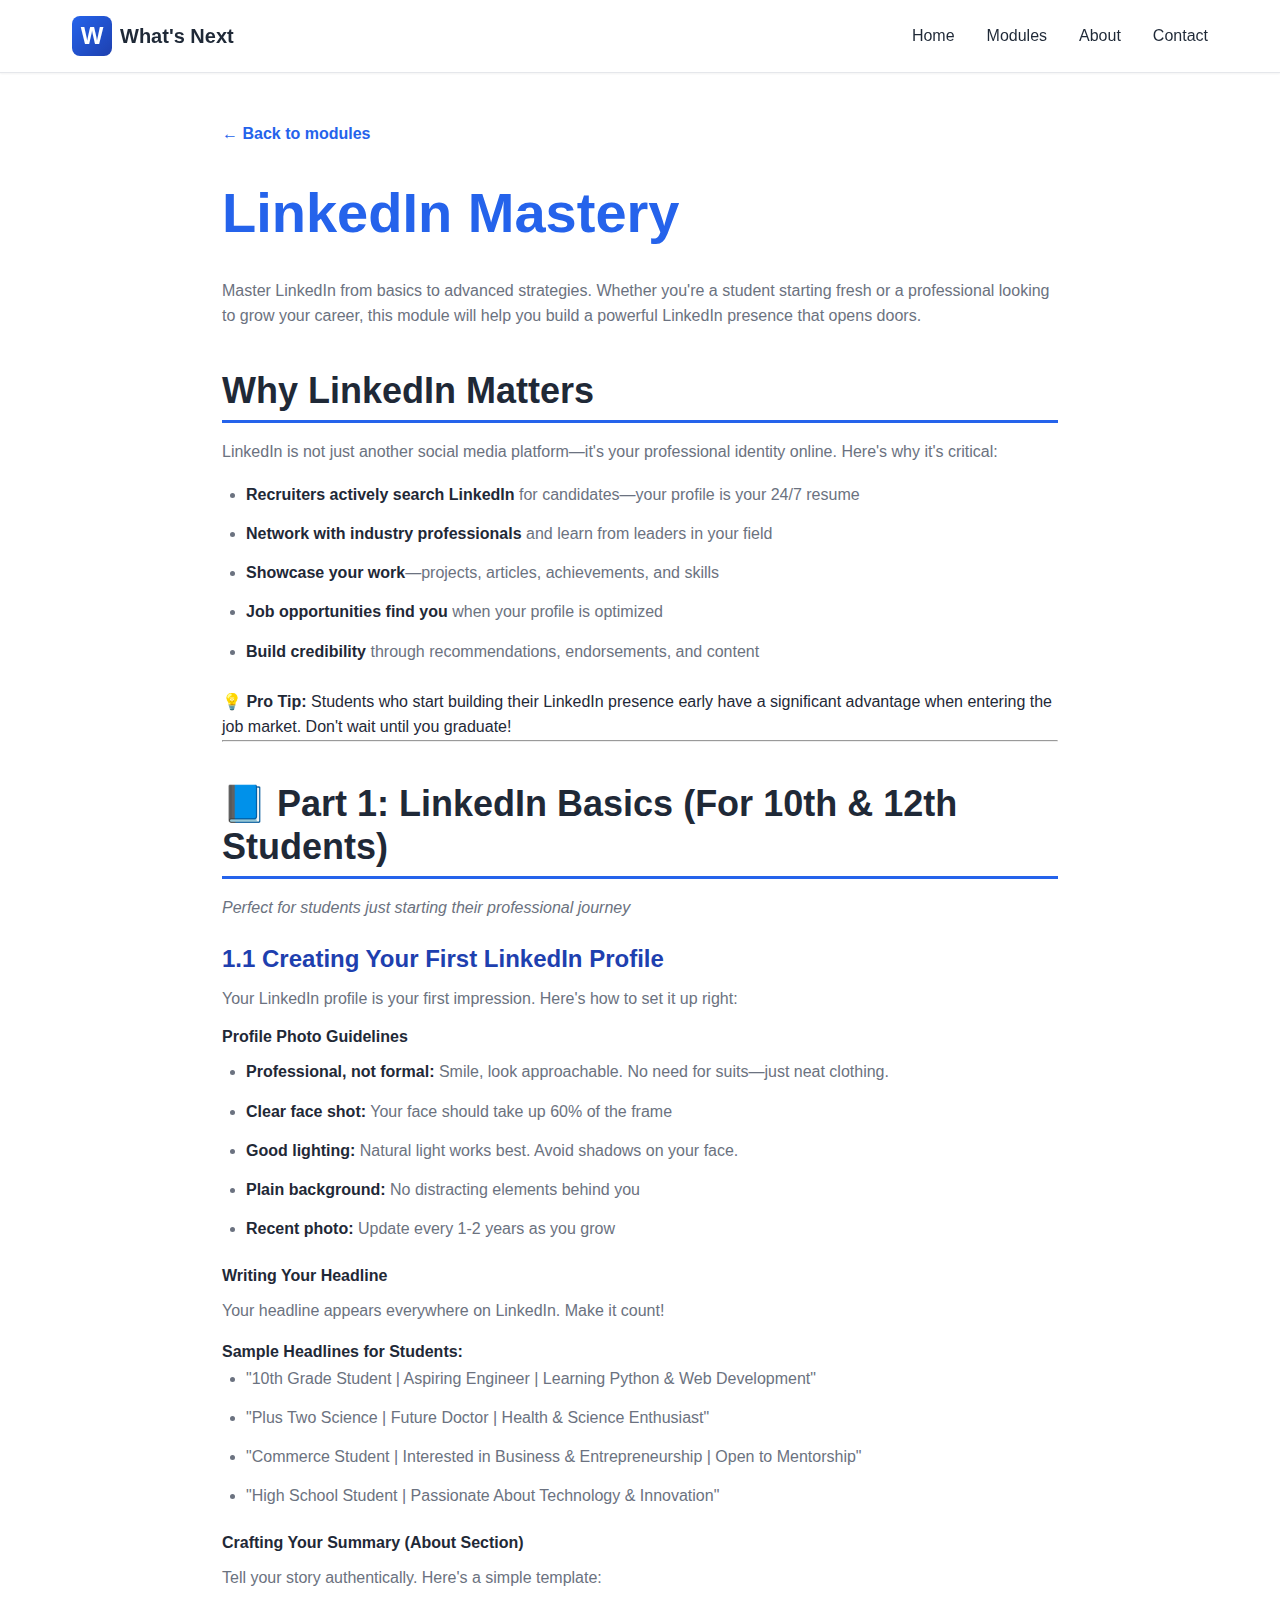
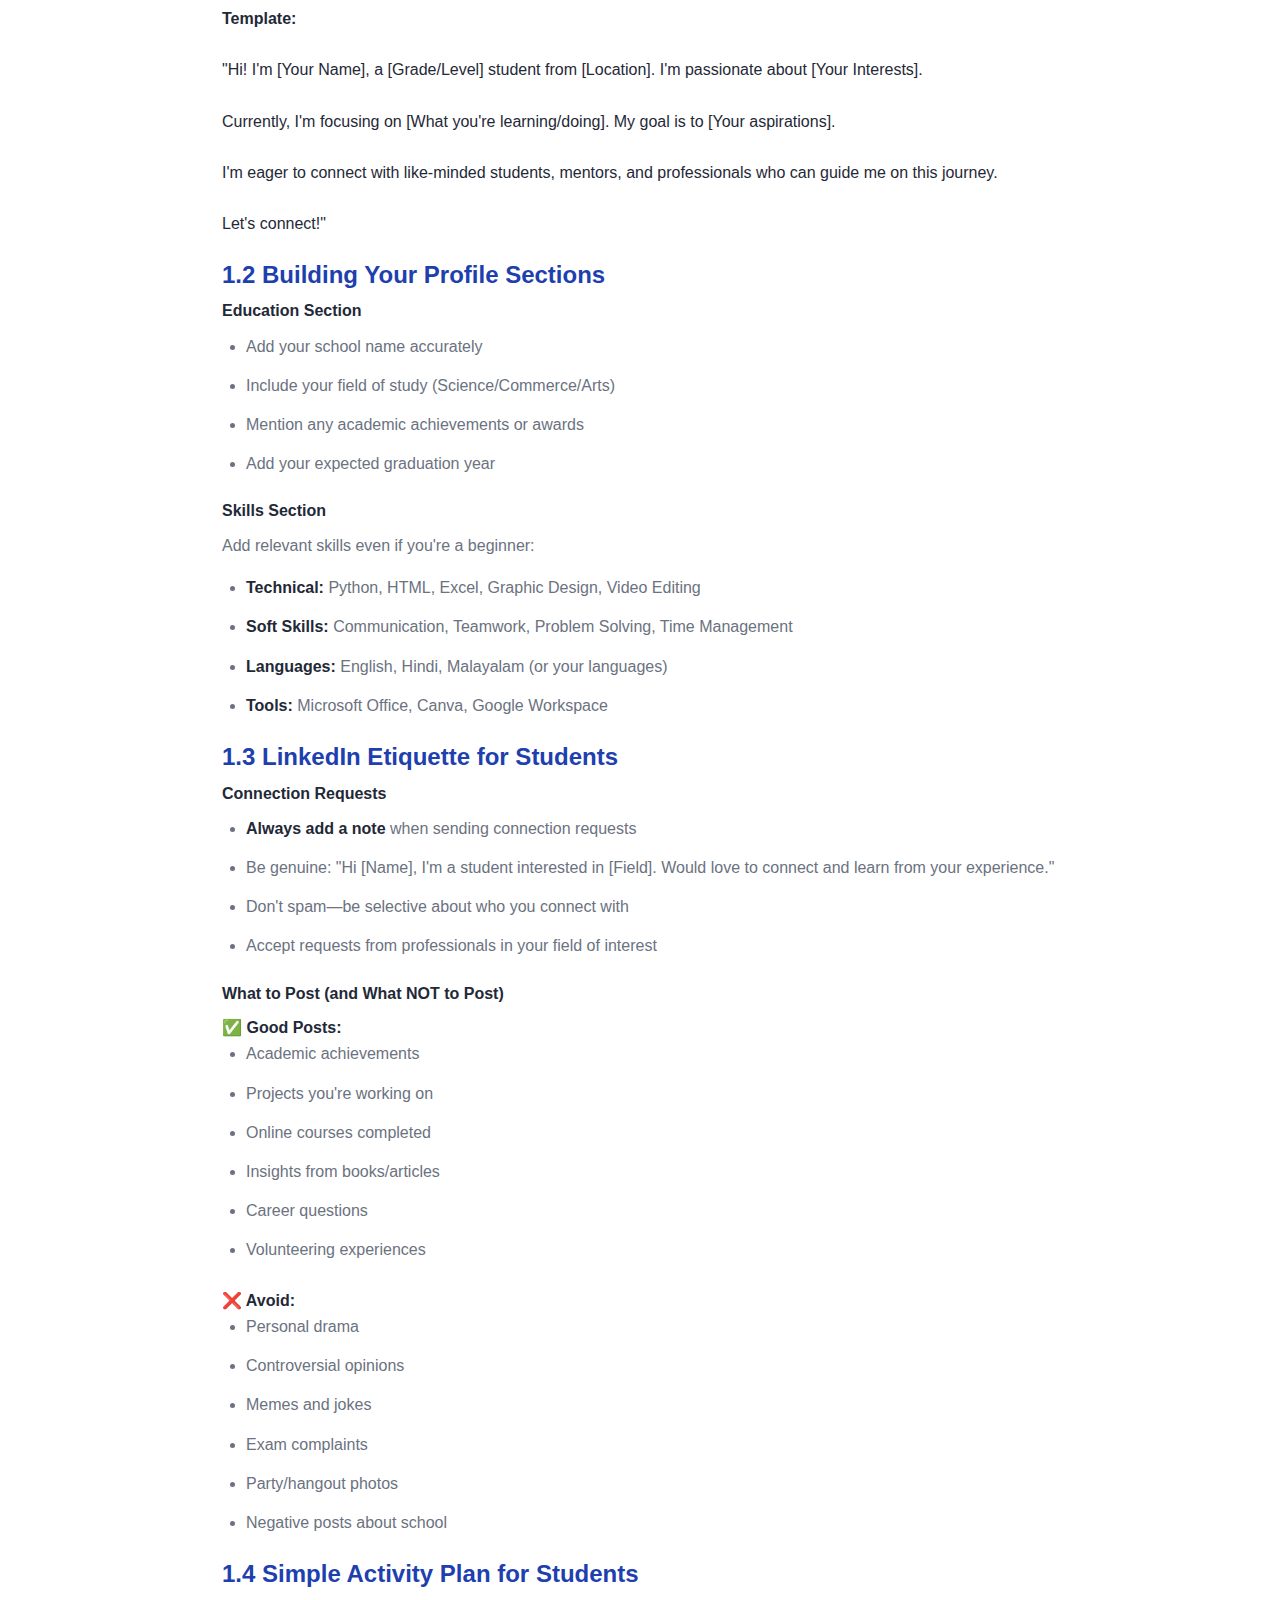
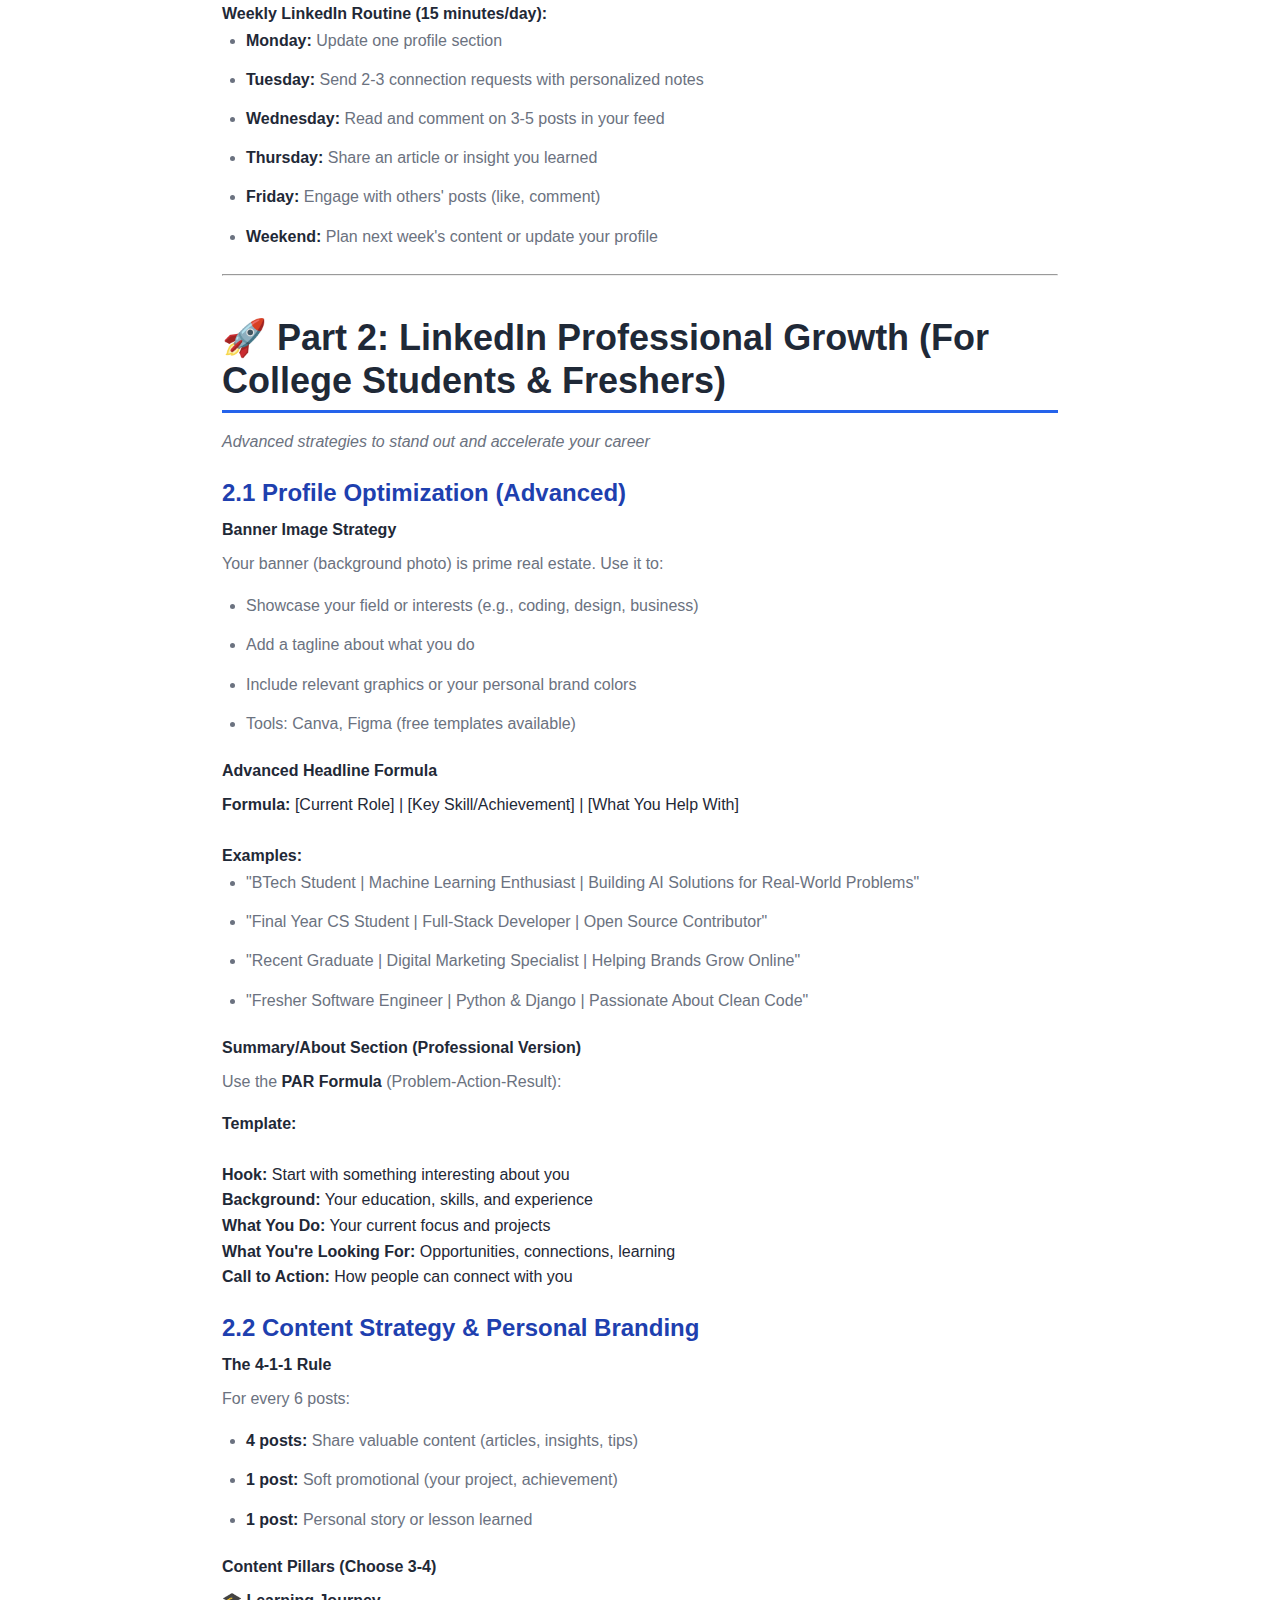
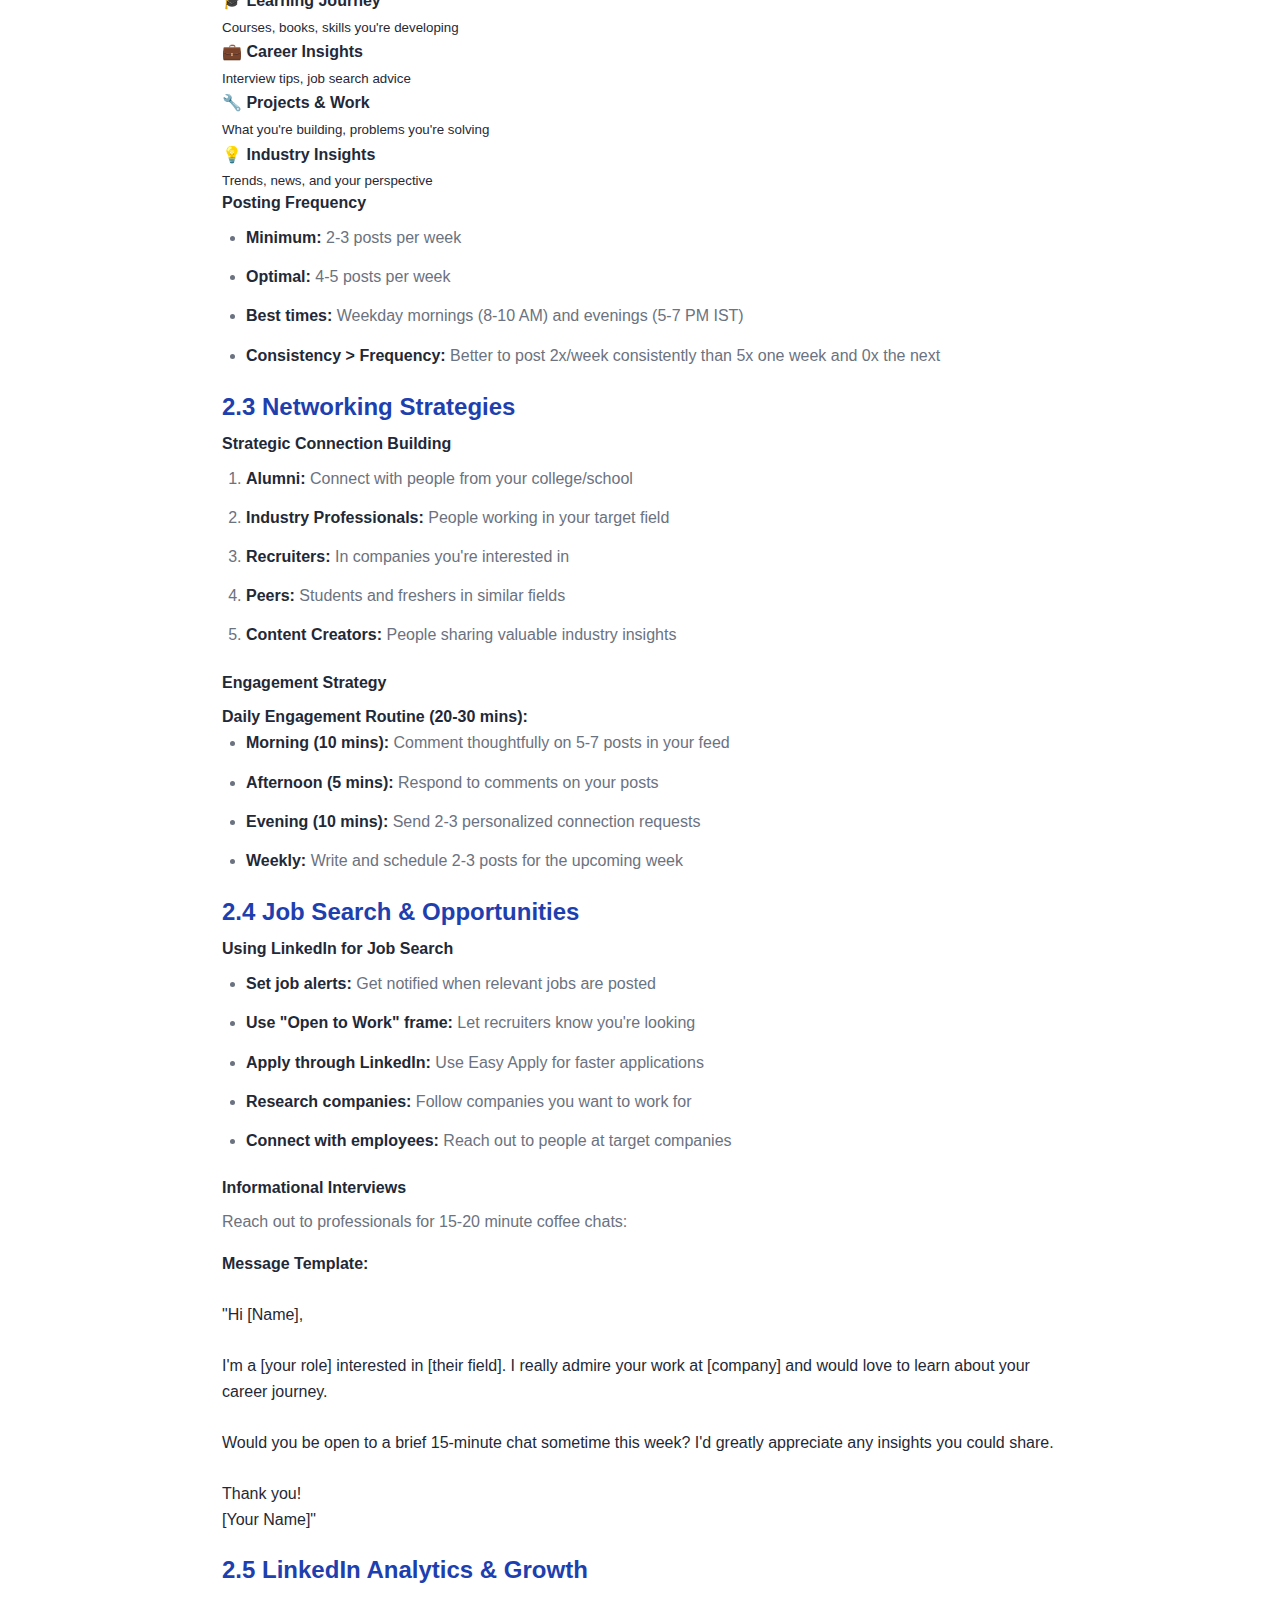
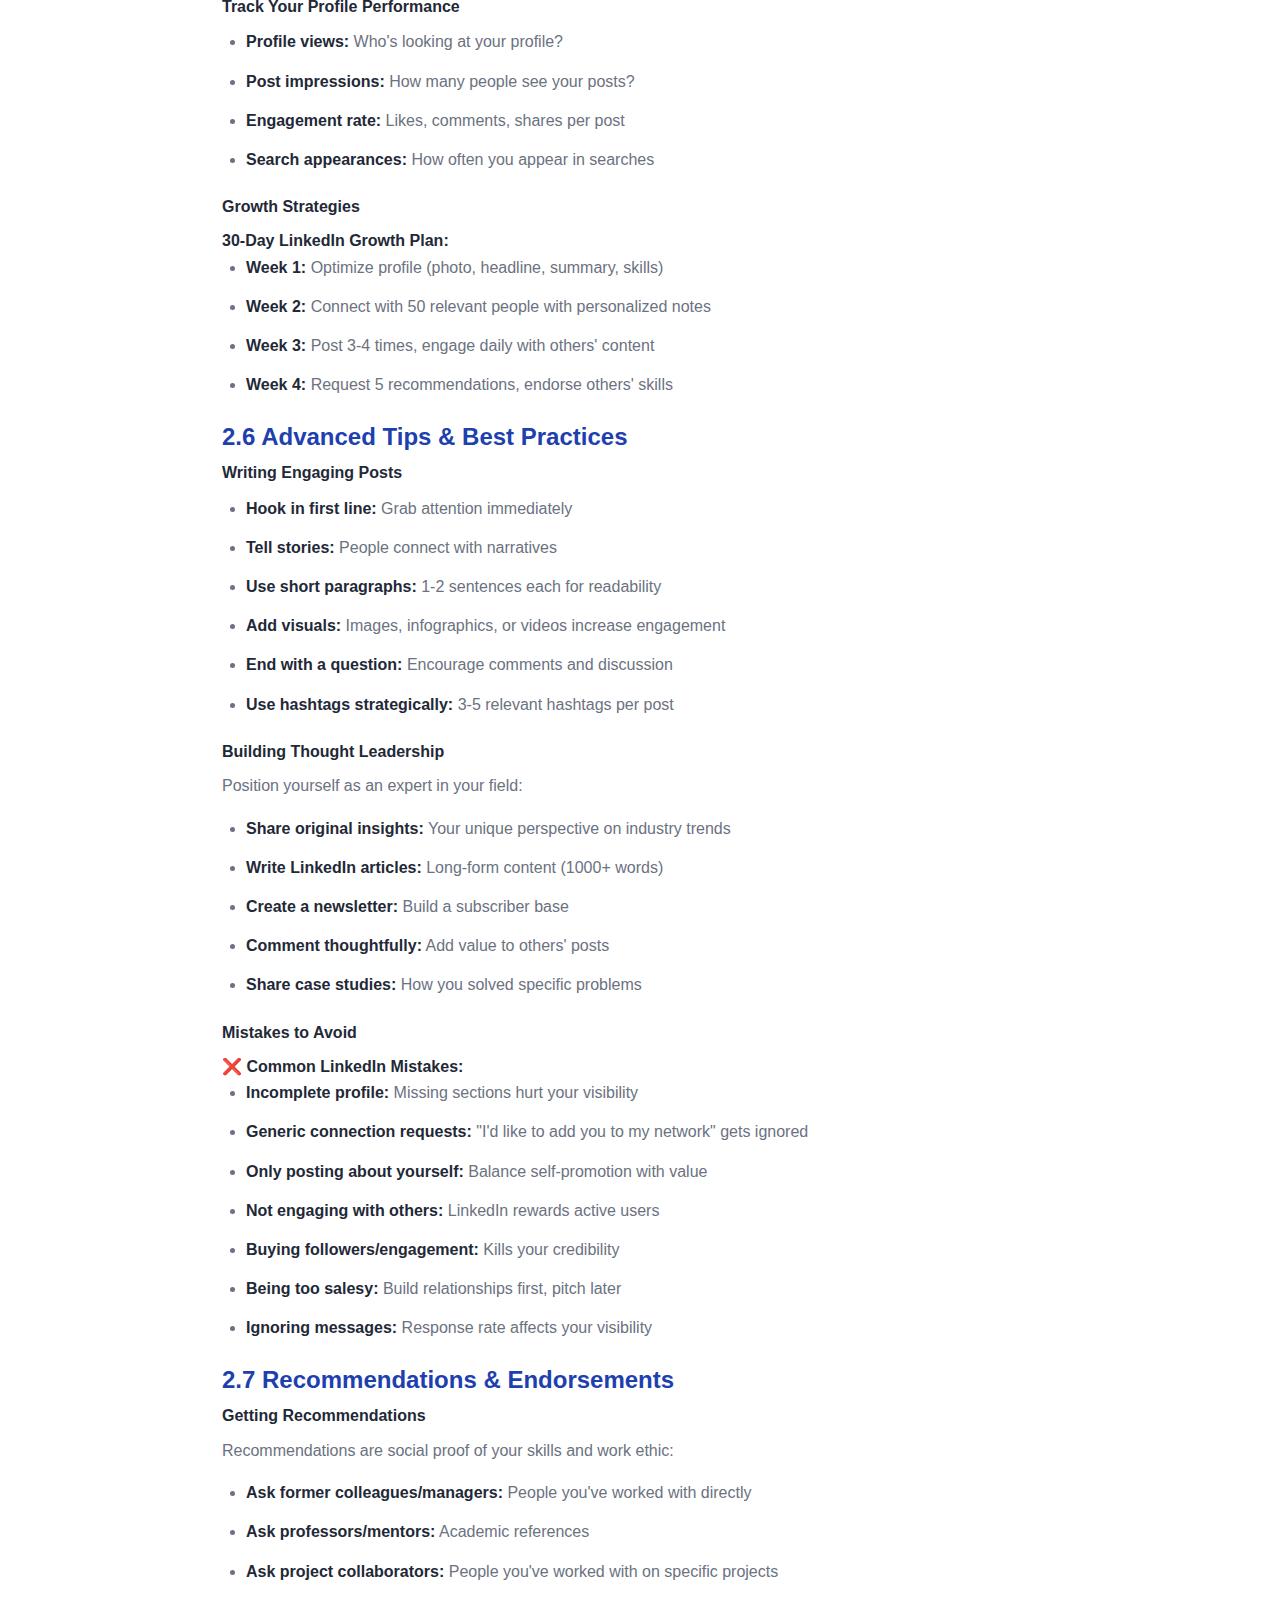
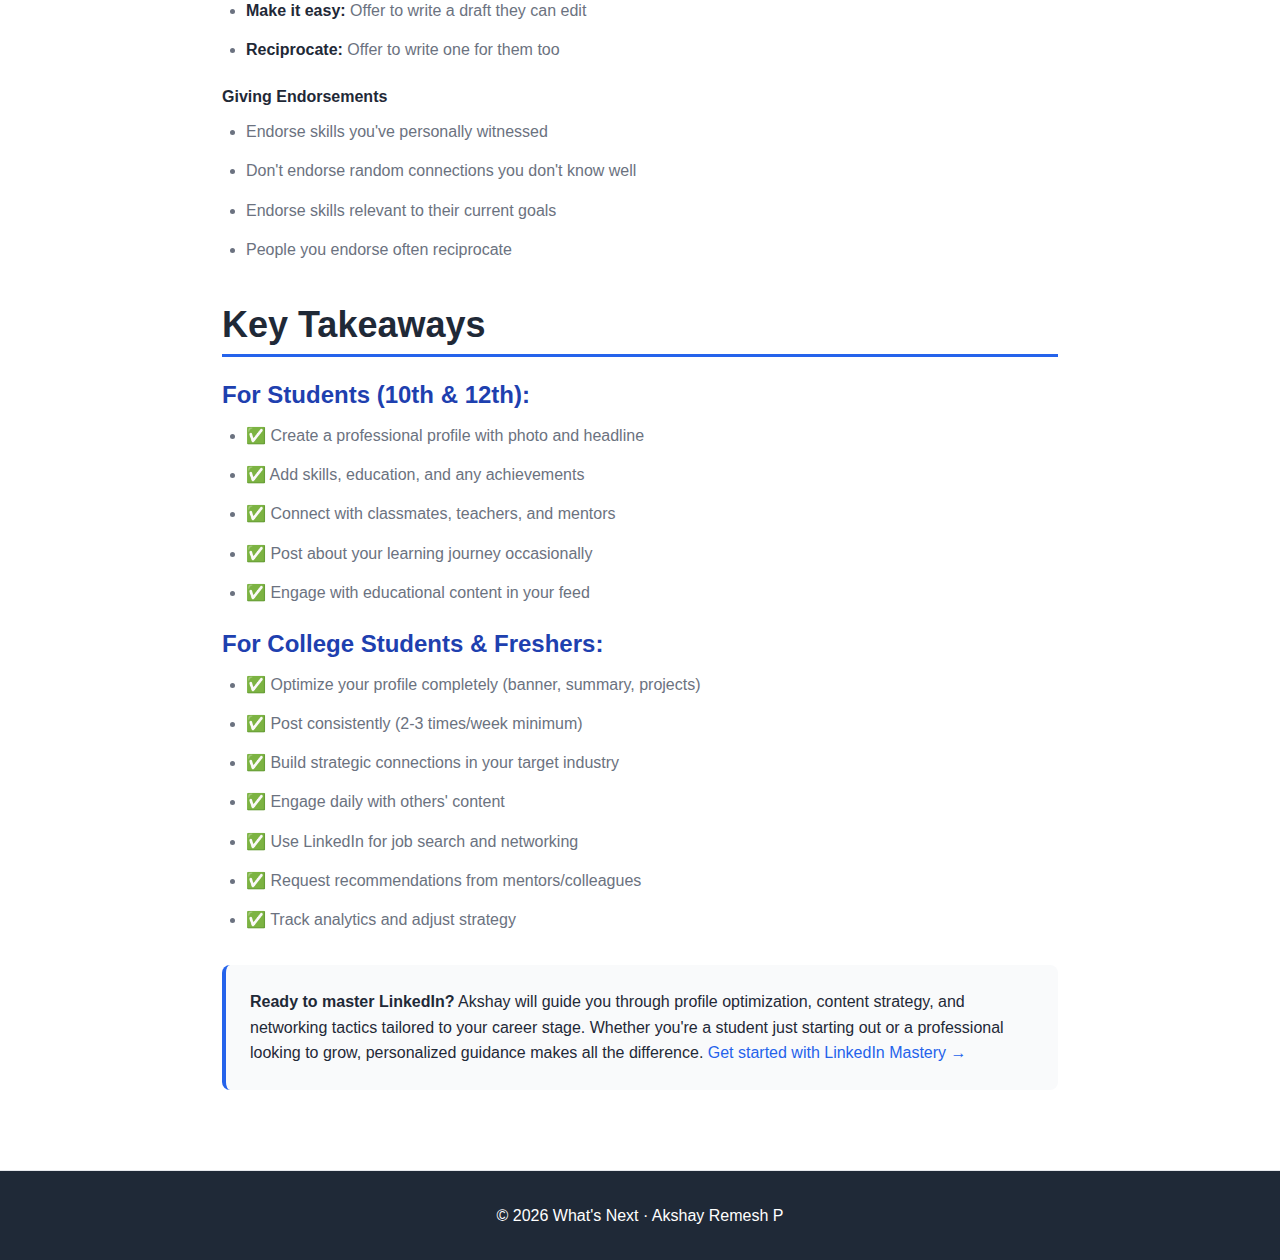
<file: linkedinMastery.html>
<!DOCTYPE html>
<html lang="en">
<head>
  <meta charset="UTF-8" />
  <meta name="viewport" content="width=device-width, initial-scale=1.0" />
  <title>LinkedIn Mastery | Akshay Remesh P</title>
  <link rel="stylesheet" href="style.css" />
</head>
<body>
  <header class="header">
    <div class="header-container">
      <div class="logo">
        <span class="logo-mark">W</span>
        <span class="logo-text">What's Next</span>
      </div>
      <button class="menu-toggle" aria-label="Toggle navigation">
        <span class="bar"></span>
        <span class="bar"></span>
        <span class="bar"></span>
      </button>
      <nav class="nav">
        <ul class="nav-list">
          <li><a href="index.html" class="nav-link">Home</a></li>
          <li><a href="index.html#modules" class="nav-link">Modules</a></li>
          <li><a href="index.html#about-founder" class="nav-link">About</a></li>
          <li><a href="index.html#contact" class="nav-link">Contact</a></li>
        </ul>
      </nav>
    </div>
  </header>

  <div class="module-page">
    <a href="index.html" class="back-link">← Back to modules</a>
    
    <h1>LinkedIn Mastery</h1>
    <p>Master LinkedIn from basics to advanced strategies. Whether you're a student starting fresh or a professional looking to grow your career, this module will help you build a powerful LinkedIn presence that opens doors.</p>

    <h2>Why LinkedIn Matters</h2>
    <p>LinkedIn is not just another social media platform—it's your professional identity online. Here's why it's critical:</p>
    <ul>
      <li><strong>Recruiters actively search LinkedIn</strong> for candidates—your profile is your 24/7 resume</li>
      <li><strong>Network with industry professionals</strong> and learn from leaders in your field</li>
      <li><strong>Showcase your work</strong>—projects, articles, achievements, and skills</li>
      <li><strong>Job opportunities find you</strong> when your profile is optimized</li>
      <li><strong>Build credibility</strong> through recommendations, endorsements, and content</li>
    </ul>

    <div class="info-card info-card--tip">
      <strong>💡 Pro Tip:</strong>
      Students who start building their LinkedIn presence early have a significant advantage when entering the job market. Don't wait until you graduate!
    </div>

    <hr />

    <h2>📘 Part 1: LinkedIn Basics (For 10th & 12th Students)</h2>
    <p><em>Perfect for students just starting their professional journey</em></p>

    <h3>1.1 Creating Your First LinkedIn Profile</h3>
    <p>Your LinkedIn profile is your first impression. Here's how to set it up right:</p>

    <h4>Profile Photo Guidelines</h4>
    <ul>
      <li><strong>Professional, not formal:</strong> Smile, look approachable. No need for suits—just neat clothing.</li>
      <li><strong>Clear face shot:</strong> Your face should take up 60% of the frame</li>
      <li><strong>Good lighting:</strong> Natural light works best. Avoid shadows on your face.</li>
      <li><strong>Plain background:</strong> No distracting elements behind you</li>
      <li><strong>Recent photo:</strong> Update every 1-2 years as you grow</li>
    </ul>

    <h4>Writing Your Headline</h4>
    <p>Your headline appears everywhere on LinkedIn. Make it count!</p>
    
    <div class="info-card">
      <strong>Sample Headlines for Students:</strong>
      <ul>
        <li>"10th Grade Student | Aspiring Engineer | Learning Python & Web Development"</li>
        <li>"Plus Two Science | Future Doctor | Health & Science Enthusiast"</li>
        <li>"Commerce Student | Interested in Business & Entrepreneurship | Open to Mentorship"</li>
        <li>"High School Student | Passionate About Technology & Innovation"</li>
      </ul>
    </div>

    <h4>Crafting Your Summary (About Section)</h4>
    <p>Tell your story authentically. Here's a simple template:</p>
    
    <div class="info-card info-card--warm">
      <strong>Template:</strong><br><br>
      "Hi! I'm [Your Name], a [Grade/Level] student from [Location]. I'm passionate about [Your Interests].<br><br>
      Currently, I'm focusing on [What you're learning/doing]. My goal is to [Your aspirations].<br><br>
      I'm eager to connect with like-minded students, mentors, and professionals who can guide me on this journey.<br><br>
      Let's connect!"
    </div>

    <h3>1.2 Building Your Profile Sections</h3>

    <h4>Education Section</h4>
    <ul>
      <li>Add your school name accurately</li>
      <li>Include your field of study (Science/Commerce/Arts)</li>
      <li>Mention any academic achievements or awards</li>
      <li>Add your expected graduation year</li>
    </ul>

    <h4>Skills Section</h4>
    <p>Add relevant skills even if you're a beginner:</p>
    <ul>
      <li><strong>Technical:</strong> Python, HTML, Excel, Graphic Design, Video Editing</li>
      <li><strong>Soft Skills:</strong> Communication, Teamwork, Problem Solving, Time Management</li>
      <li><strong>Languages:</strong> English, Hindi, Malayalam (or your languages)</li>
      <li><strong>Tools:</strong> Microsoft Office, Canva, Google Workspace</li>
    </ul>

    <h3>1.3 LinkedIn Etiquette for Students</h3>

    <h4>Connection Requests</h4>
    <ul>
      <li><strong>Always add a note</strong> when sending connection requests</li>
      <li>Be genuine: "Hi [Name], I'm a student interested in [Field]. Would love to connect and learn from your experience."</li>
      <li>Don't spam—be selective about who you connect with</li>
      <li>Accept requests from professionals in your field of interest</li>
    </ul>

    <h4>What to Post (and What NOT to Post)</h4>
    
    <div class="info-grid">
      <div class="info-card info-card--success">
        <strong>✅ Good Posts:</strong>
        <ul>
          <li>Academic achievements</li>
          <li>Projects you're working on</li>
          <li>Online courses completed</li>
          <li>Insights from books/articles</li>
          <li>Career questions</li>
          <li>Volunteering experiences</li>
        </ul>
      </div>
      <div class="info-card info-card--danger">
        <strong>❌ Avoid:</strong>
        <ul>
          <li>Personal drama</li>
          <li>Controversial opinions</li>
          <li>Memes and jokes</li>
          <li>Exam complaints</li>
          <li>Party/hangout photos</li>
          <li>Negative posts about school</li>
        </ul>
      </div>
    </div>

    <h3>1.4 Simple Activity Plan for Students</h3>
    <div class="info-card info-card--tip">
      <strong>Weekly LinkedIn Routine (15 minutes/day):</strong>
      <ul>
        <li><strong>Monday:</strong> Update one profile section</li>
        <li><strong>Tuesday:</strong> Send 2-3 connection requests with personalized notes</li>
        <li><strong>Wednesday:</strong> Read and comment on 3-5 posts in your feed</li>
        <li><strong>Thursday:</strong> Share an article or insight you learned</li>
        <li><strong>Friday:</strong> Engage with others' posts (like, comment)</li>
        <li><strong>Weekend:</strong> Plan next week's content or update your profile</li>
      </ul>
    </div>

    <hr />

    <h2>🚀 Part 2: LinkedIn Professional Growth (For College Students & Freshers)</h2>
    <p><em>Advanced strategies to stand out and accelerate your career</em></p>

    <h3>2.1 Profile Optimization (Advanced)</h3>

    <h4>Banner Image Strategy</h4>
    <p>Your banner (background photo) is prime real estate. Use it to:</p>
    <ul>
      <li>Showcase your field or interests (e.g., coding, design, business)</li>
      <li>Add a tagline about what you do</li>
      <li>Include relevant graphics or your personal brand colors</li>
      <li>Tools: Canva, Figma (free templates available)</li>
    </ul>

    <h4>Advanced Headline Formula</h4>
    <div class="info-card">
      <strong>Formula:</strong> [Current Role] | [Key Skill/Achievement] | [What You Help With]<br><br>
      <strong>Examples:</strong>
      <ul>
        <li>"BTech Student | Machine Learning Enthusiast | Building AI Solutions for Real-World Problems"</li>
        <li>"Final Year CS Student | Full-Stack Developer | Open Source Contributor"</li>
        <li>"Recent Graduate | Digital Marketing Specialist | Helping Brands Grow Online"</li>
        <li>"Fresher Software Engineer | Python & Django | Passionate About Clean Code"</li>
      </ul>
    </div>

    <h4>Summary/About Section (Professional Version)</h4>
    <p>Use the <strong>PAR Formula</strong> (Problem-Action-Result):</p>
    
    <div class="info-card info-card--warm">
      <strong>Template:</strong><br><br>
      <strong>Hook:</strong> Start with something interesting about you<br>
      <strong>Background:</strong> Your education, skills, and experience<br>
      <strong>What You Do:</strong> Your current focus and projects<br>
      <strong>What You're Looking For:</strong> Opportunities, connections, learning<br>
      <strong>Call to Action:</strong> How people can connect with you
    </div>

    <h3>2.2 Content Strategy & Personal Branding</h3>

    <h4>The 4-1-1 Rule</h4>
    <p>For every 6 posts:</p>
    <ul>
      <li><strong>4 posts:</strong> Share valuable content (articles, insights, tips)</li>
      <li><strong>1 post:</strong> Soft promotional (your project, achievement)</li>
      <li><strong>1 post:</strong> Personal story or lesson learned</li>
    </ul>

    <h4>Content Pillars (Choose 3-4)</h4>
    <div class="info-grid">
      <div class="info-card">
        <strong>🎓 Learning Journey</strong><br>
        <small>Courses, books, skills you're developing</small>
      </div>
      <div class="info-card">
        <strong>💼 Career Insights</strong><br>
        <small>Interview tips, job search advice</small>
      </div>
      <div class="info-card">
        <strong>🔧 Projects & Work</strong><br>
        <small>What you're building, problems you're solving</small>
      </div>
      <div class="info-card">
        <strong>💡 Industry Insights</strong><br>
        <small>Trends, news, and your perspective</small>
      </div>
    </div>

    <h4>Posting Frequency</h4>
    <ul>
      <li><strong>Minimum:</strong> 2-3 posts per week</li>
      <li><strong>Optimal:</strong> 4-5 posts per week</li>
      <li><strong>Best times:</strong> Weekday mornings (8-10 AM) and evenings (5-7 PM IST)</li>
      <li><strong>Consistency &gt; Frequency:</strong> Better to post 2x/week consistently than 5x one week and 0x the next</li>
    </ul>

    <h3>2.3 Networking Strategies</h3>

    <h4>Strategic Connection Building</h4>
    <ol>
      <li><strong>Alumni:</strong> Connect with people from your college/school</li>
      <li><strong>Industry Professionals:</strong> People working in your target field</li>
      <li><strong>Recruiters:</strong> In companies you're interested in</li>
      <li><strong>Peers:</strong> Students and freshers in similar fields</li>
      <li><strong>Content Creators:</strong> People sharing valuable industry insights</li>
    </ol>

    <h4>Engagement Strategy</h4>
    <div class="info-card info-card--tip">
      <strong>Daily Engagement Routine (20-30 mins):</strong>
      <ul>
        <li><strong>Morning (10 mins):</strong> Comment thoughtfully on 5-7 posts in your feed</li>
        <li><strong>Afternoon (5 mins):</strong> Respond to comments on your posts</li>
        <li><strong>Evening (10 mins):</strong> Send 2-3 personalized connection requests</li>
        <li><strong>Weekly:</strong> Write and schedule 2-3 posts for the upcoming week</li>
      </ul>
    </div>

    <h3>2.4 Job Search & Opportunities</h3>

    <h4>Using LinkedIn for Job Search</h4>
    <ul>
      <li><strong>Set job alerts:</strong> Get notified when relevant jobs are posted</li>
      <li><strong>Use "Open to Work" frame:</strong> Let recruiters know you're looking</li>
      <li><strong>Apply through LinkedIn:</strong> Use Easy Apply for faster applications</li>
      <li><strong>Research companies:</strong> Follow companies you want to work for</li>
      <li><strong>Connect with employees:</strong> Reach out to people at target companies</li>
    </ul>

    <h4>Informational Interviews</h4>
    <p>Reach out to professionals for 15-20 minute coffee chats:</p>
    
    <div class="info-card">
      <strong>Message Template:</strong><br><br>
      "Hi [Name],<br><br>
      I'm a [your role] interested in [their field]. I really admire your work at [company] and would love to learn about your career journey.<br><br>
      Would you be open to a brief 15-minute chat sometime this week? I'd greatly appreciate any insights you could share.<br><br>
      Thank you!<br>
      [Your Name]"
    </div>

    <h3>2.5 LinkedIn Analytics & Growth</h3>

    <h4>Track Your Profile Performance</h4>
    <ul>
      <li><strong>Profile views:</strong> Who's looking at your profile?</li>
      <li><strong>Post impressions:</strong> How many people see your posts?</li>
      <li><strong>Engagement rate:</strong> Likes, comments, shares per post</li>
      <li><strong>Search appearances:</strong> How often you appear in searches</li>
    </ul>

    <h4>Growth Strategies</h4>
    <div class="info-card info-card--success">
      <strong>30-Day LinkedIn Growth Plan:</strong>
      <ul>
        <li><strong>Week 1:</strong> Optimize profile (photo, headline, summary, skills)</li>
        <li><strong>Week 2:</strong> Connect with 50 relevant people with personalized notes</li>
        <li><strong>Week 3:</strong> Post 3-4 times, engage daily with others' content</li>
        <li><strong>Week 4:</strong> Request 5 recommendations, endorse others' skills</li>
      </ul>
    </div>

    <h3>2.6 Advanced Tips & Best Practices</h3>

    <h4>Writing Engaging Posts</h4>
    <ul>
      <li><strong>Hook in first line:</strong> Grab attention immediately</li>
      <li><strong>Tell stories:</strong> People connect with narratives</li>
      <li><strong>Use short paragraphs:</strong> 1-2 sentences each for readability</li>
      <li><strong>Add visuals:</strong> Images, infographics, or videos increase engagement</li>
      <li><strong>End with a question:</strong> Encourage comments and discussion</li>
      <li><strong>Use hashtags strategically:</strong> 3-5 relevant hashtags per post</li>
    </ul>

    <h4>Building Thought Leadership</h4>
    <p>Position yourself as an expert in your field:</p>
    <ul>
      <li><strong>Share original insights:</strong> Your unique perspective on industry trends</li>
      <li><strong>Write LinkedIn articles:</strong> Long-form content (1000+ words)</li>
      <li><strong>Create a newsletter:</strong> Build a subscriber base</li>
      <li><strong>Comment thoughtfully:</strong> Add value to others' posts</li>
      <li><strong>Share case studies:</strong> How you solved specific problems</li>
    </ul>

    <h4>Mistakes to Avoid</h4>
    <div class="info-card info-card--danger">
      <strong>❌ Common LinkedIn Mistakes:</strong>
      <ul>
        <li><strong>Incomplete profile:</strong> Missing sections hurt your visibility</li>
        <li><strong>Generic connection requests:</strong> "I'd like to add you to my network" gets ignored</li>
        <li><strong>Only posting about yourself:</strong> Balance self-promotion with value</li>
        <li><strong>Not engaging with others:</strong> LinkedIn rewards active users</li>
        <li><strong>Buying followers/engagement:</strong> Kills your credibility</li>
        <li><strong>Being too salesy:</strong> Build relationships first, pitch later</li>
        <li><strong>Ignoring messages:</strong> Response rate affects your visibility</li>
      </ul>
    </div>

    <h3>2.7 Recommendations & Endorsements</h3>

    <h4>Getting Recommendations</h4>
    <p>Recommendations are social proof of your skills and work ethic:</p>
    <ul>
      <li><strong>Ask former colleagues/managers:</strong> People you've worked with directly</li>
      <li><strong>Ask professors/mentors:</strong> Academic references</li>
      <li><strong>Ask project collaborators:</strong> People you've worked with on specific projects</li>
      <li><strong>Make it easy:</strong> Offer to write a draft they can edit</li>
      <li><strong>Reciprocate:</strong> Offer to write one for them too</li>
    </ul>

    <h4>Giving Endorsements</h4>
    <ul>
      <li>Endorse skills you've personally witnessed</li>
      <li>Don't endorse random connections you don't know well</li>
      <li>Endorse skills relevant to their current goals</li>
      <li>People you endorse often reciprocate</li>
    </ul>

    <h2>Key Takeaways</h2>
    
    <div class="info-card info-card--tip">
      <h3>For Students (10th & 12th):</h3>
      <ul>
        <li>✅ Create a professional profile with photo and headline</li>
        <li>✅ Add skills, education, and any achievements</li>
        <li>✅ Connect with classmates, teachers, and mentors</li>
        <li>✅ Post about your learning journey occasionally</li>
        <li>✅ Engage with educational content in your feed</li>
      </ul>
      
      <h3>For College Students & Freshers:</h3>
      <ul>
        <li>✅ Optimize your profile completely (banner, summary, projects)</li>
        <li>✅ Post consistently (2-3 times/week minimum)</li>
        <li>✅ Build strategic connections in your target industry</li>
        <li>✅ Engage daily with others' content</li>
        <li>✅ Use LinkedIn for job search and networking</li>
        <li>✅ Request recommendations from mentors/colleagues</li>
        <li>✅ Track analytics and adjust strategy</li>
      </ul>
    </div>

    <div class="cta-box">
      <strong>Ready to master LinkedIn?</strong> Akshay will guide you through profile optimization, content strategy, and networking tactics tailored to your career stage. Whether you're a student just starting out or a professional looking to grow, personalized guidance makes all the difference.
      <a href="index.html#contact" class="cta-link">
        Get started with LinkedIn Mastery →
      </a>
    </div>

  </div>

  <footer class="footer">
    <p>© <span id="year"></span> What's Next · Akshay Remesh P</p>
  </footer>

  <script src="script.js"></script>
  <script>
    document.getElementById('year').textContent = new Date().getFullYear();
  </script>
</body>
</html>
</file>
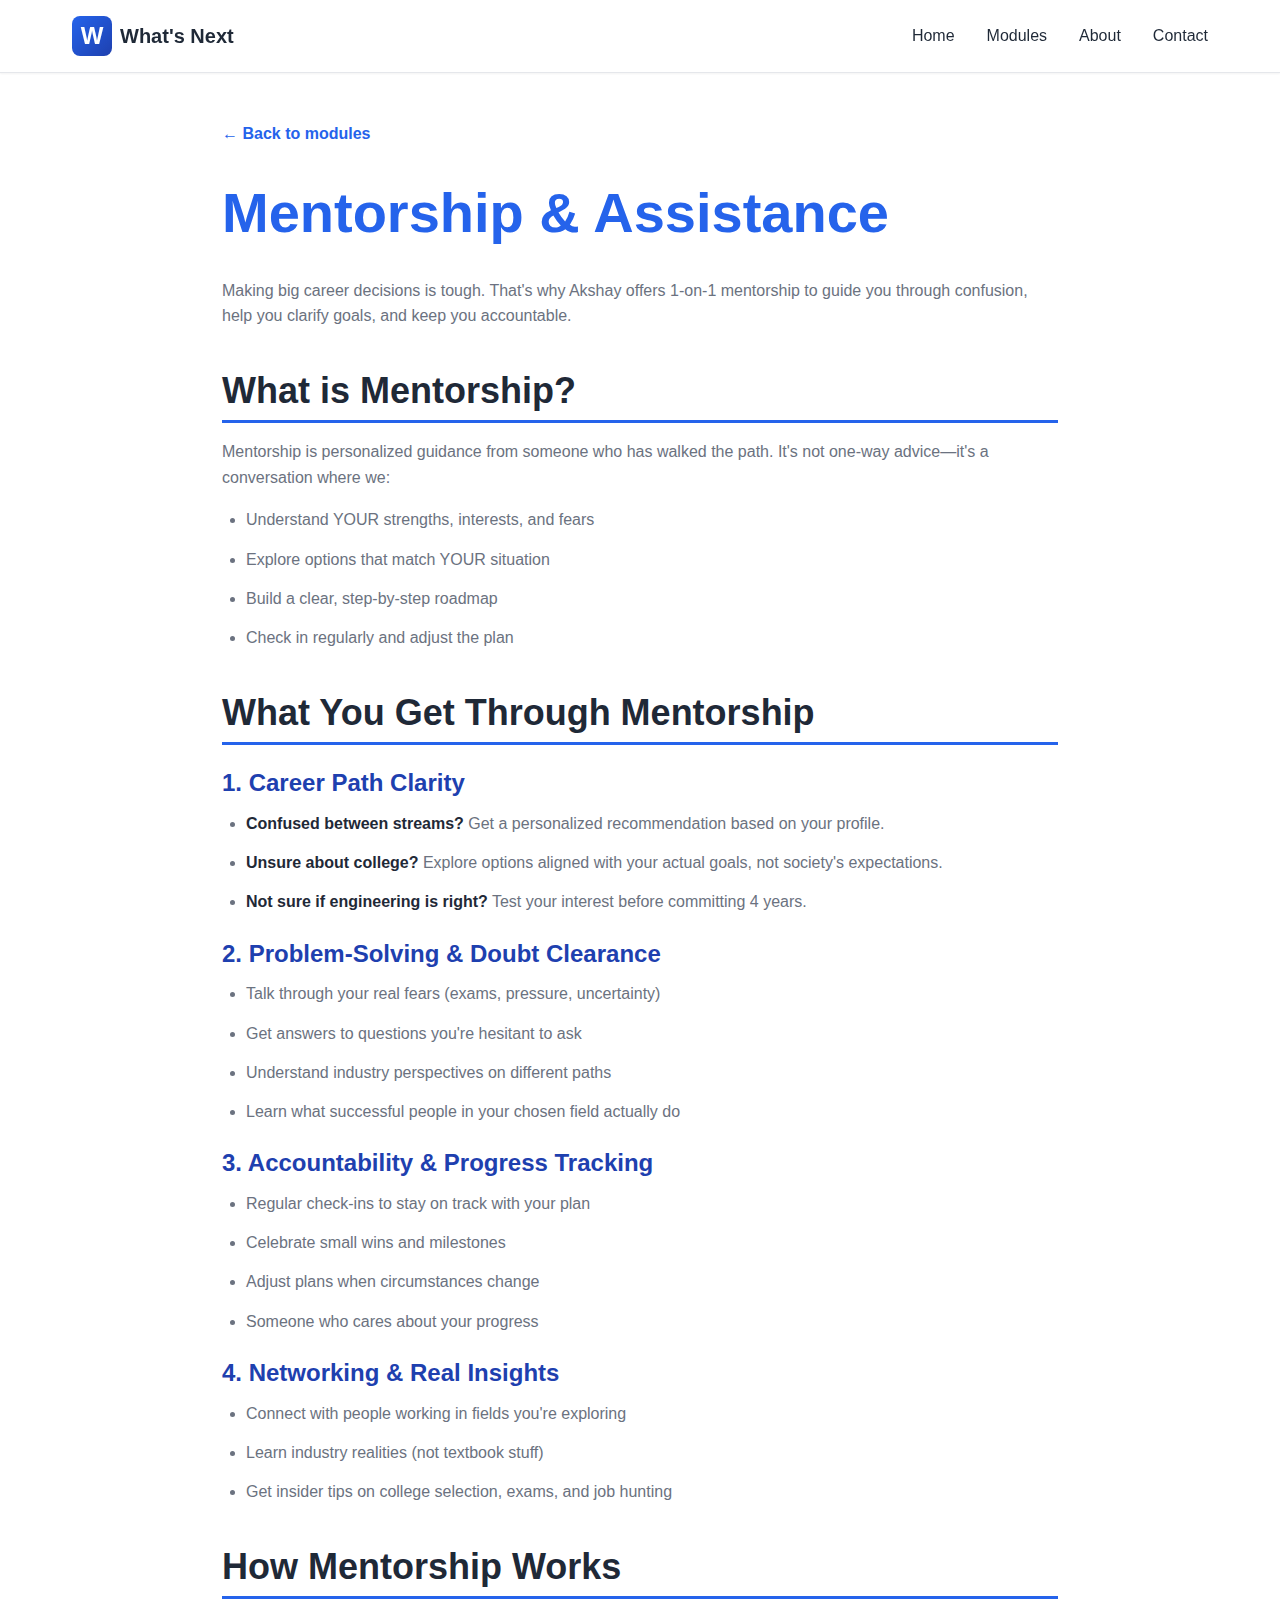
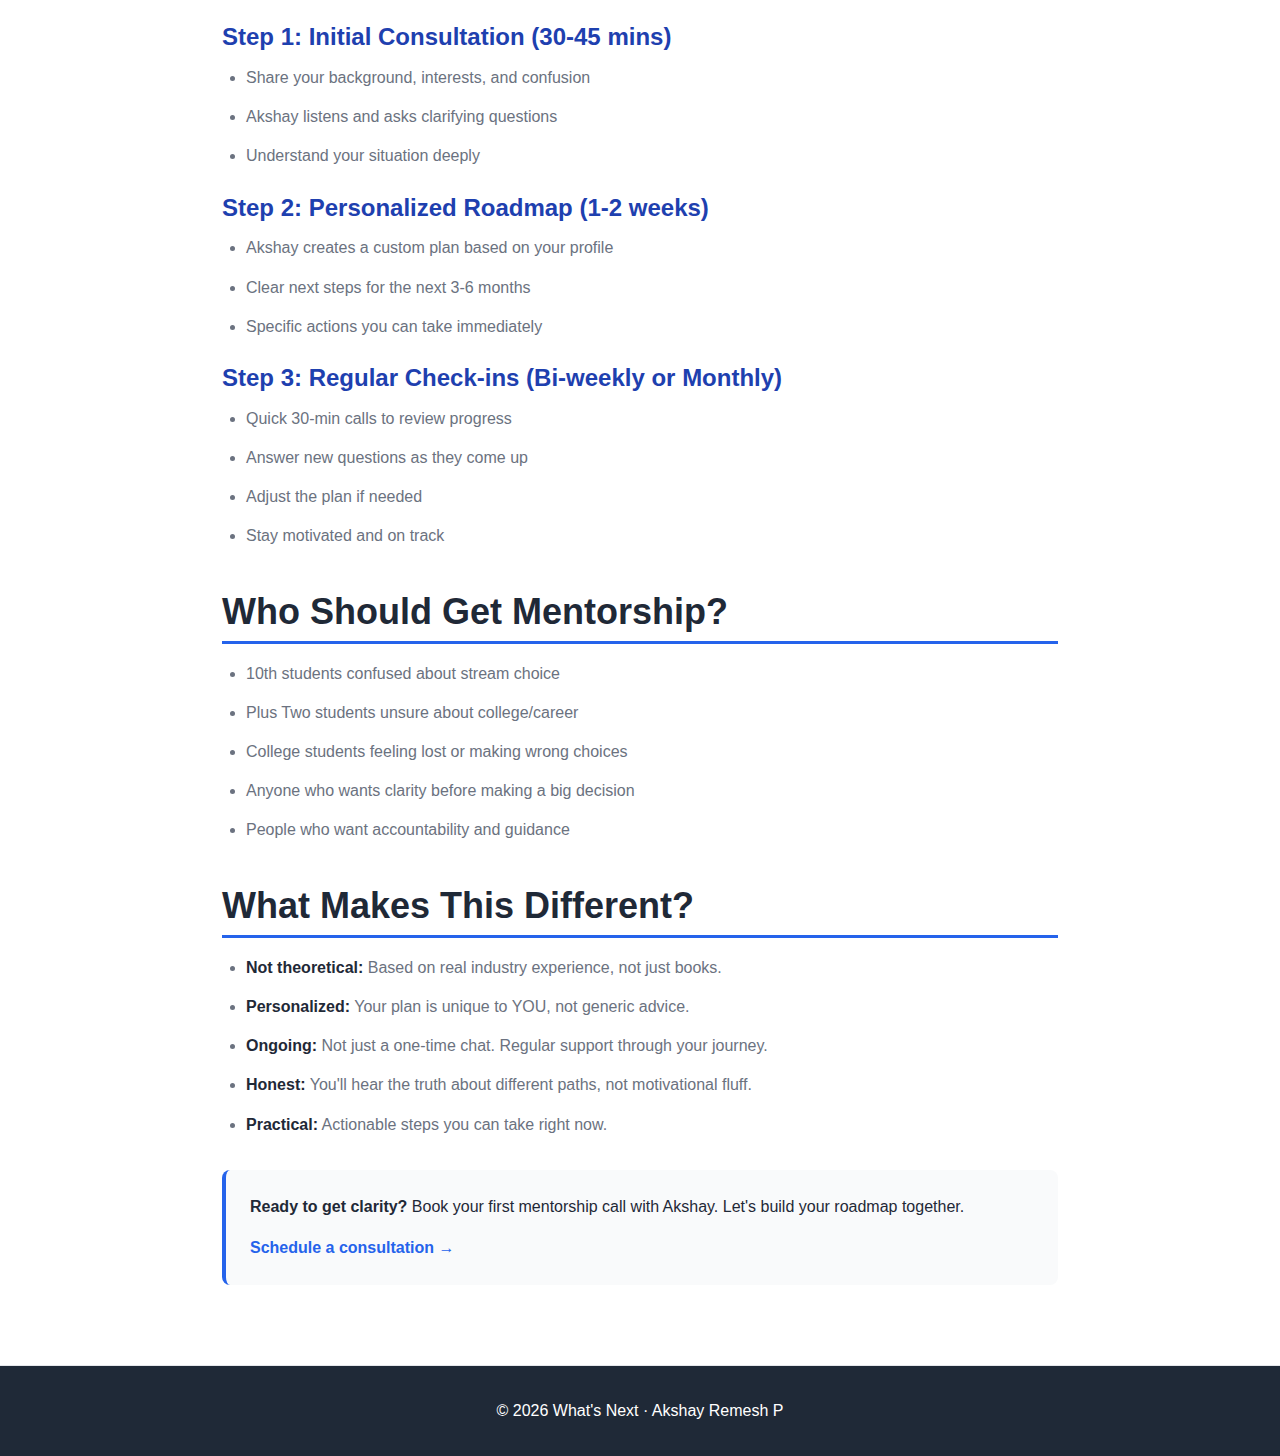
<file: mentorship.html>
<!DOCTYPE html>
<html lang="en">
<head>
  <meta charset="UTF-8" />
  <meta name="viewport" content="width=device-width, initial-scale=1.0" />
  <title>Mentorship & Assistance | Akshay Remesh P</title>
  <link rel="stylesheet" href="style.css" />
</head>
<body>
  <header class="header">
    <div class="header-container">
      <div class="logo">
        <span class="logo-mark">W</span>
        <span class="logo-text">What's Next</span>
      </div>
      <button class="menu-toggle" aria-label="Toggle navigation">
        <span class="bar"></span>
        <span class="bar"></span>
        <span class="bar"></span>
      </button>
      <nav class="nav">
        <ul class="nav-list">
          <li><a href="index.html" class="nav-link">Home</a></li>
          <li><a href="index.html#modules" class="nav-link">Modules</a></li>
          <li><a href="index.html#about-founder" class="nav-link">About</a></li>
          <li><a href="index.html#contact" class="nav-link">Contact</a></li>
        </ul>
      </nav>
    </div>
  </header>

  <div class="module-page">
    <a href="index.html" class="back-link">← Back to modules</a>
    <h1>Mentorship & Assistance</h1>
    <p>Making big career decisions is tough. That's why Akshay offers 1-on-1 mentorship to guide you through confusion, help you clarify goals, and keep you accountable.</p>

    <h2>What is Mentorship?</h2>
    <p>Mentorship is personalized guidance from someone who has walked the path. It's not one-way advice—it's a conversation where we:</p>
    <ul>
      <li>Understand YOUR strengths, interests, and fears</li>
      <li>Explore options that match YOUR situation</li>
      <li>Build a clear, step-by-step roadmap</li>
      <li>Check in regularly and adjust the plan</li>
    </ul>

    <h2>What You Get Through Mentorship</h2>
    
    <h3>1. Career Path Clarity</h3>
    <ul>
      <li><strong>Confused between streams?</strong> Get a personalized recommendation based on your profile.</li>
      <li><strong>Unsure about college?</strong> Explore options aligned with your actual goals, not society's expectations.</li>
      <li><strong>Not sure if engineering is right?</strong> Test your interest before committing 4 years.</li>
    </ul>

    <h3>2. Problem-Solving & Doubt Clearance</h3>
    <ul>
      <li>Talk through your real fears (exams, pressure, uncertainty)</li>
      <li>Get answers to questions you're hesitant to ask</li>
      <li>Understand industry perspectives on different paths</li>
      <li>Learn what successful people in your chosen field actually do</li>
    </ul>

    <h3>3. Accountability & Progress Tracking</h3>
    <ul>
      <li>Regular check-ins to stay on track with your plan</li>
      <li>Celebrate small wins and milestones</li>
      <li>Adjust plans when circumstances change</li>
      <li>Someone who cares about your progress</li>
    </ul>

    <h3>4. Networking & Real Insights</h3>
    <ul>
      <li>Connect with people working in fields you're exploring</li>
      <li>Learn industry realities (not textbook stuff)</li>
      <li>Get insider tips on college selection, exams, and job hunting</li>
    </ul>

    <h2>How Mentorship Works</h2>
    
    <h3>Step 1: Initial Consultation (30-45 mins)</h3>
    <ul>
      <li>Share your background, interests, and confusion</li>
      <li>Akshay listens and asks clarifying questions</li>
      <li>Understand your situation deeply</li>
    </ul>

    <h3>Step 2: Personalized Roadmap (1-2 weeks)</h3>
    <ul>
      <li>Akshay creates a custom plan based on your profile</li>
      <li>Clear next steps for the next 3-6 months</li>
      <li>Specific actions you can take immediately</li>
    </ul>

    <h3>Step 3: Regular Check-ins (Bi-weekly or Monthly)</h3>
    <ul>
      <li>Quick 30-min calls to review progress</li>
      <li>Answer new questions as they come up</li>
      <li>Adjust the plan if needed</li>
      <li>Stay motivated and on track</li>
    </ul>

    <h2>Who Should Get Mentorship?</h2>
    <ul>
      <li>10th students confused about stream choice</li>
      <li>Plus Two students unsure about college/career</li>
      <li>College students feeling lost or making wrong choices</li>
      <li>Anyone who wants clarity before making a big decision</li>
      <li>People who want accountability and guidance</li>
    </ul>

    <h2>What Makes This Different?</h2>
    <ul>
      <li><strong>Not theoretical:</strong> Based on real industry experience, not just books.</li>
      <li><strong>Personalized:</strong> Your plan is unique to YOU, not generic advice.</li>
      <li><strong>Ongoing:</strong> Not just a one-time chat. Regular support through your journey.</li>
      <li><strong>Honest:</strong> You'll hear the truth about different paths, not motivational fluff.</li>
      <li><strong>Practical:</strong> Actionable steps you can take right now.</li>
    </ul>

    <div class="cta-box">
      <strong>Ready to get clarity?</strong> Book your first mentorship call with Akshay. Let's build your roadmap together.
      <a href="index.html#contact" style="display: block; margin-top: 1rem; font-weight: 600;">
        Schedule a consultation →
      </a>
    </div>
  </div>

  <footer class="footer">
    <p>© <span id="year"></span> What's Next · Akshay Remesh P</p>
  </footer>

  <script src="script.js"></script>
  <script>
    document.getElementById('year').textContent = new Date().getFullYear();
  </script>
</body>
</html>
</file>
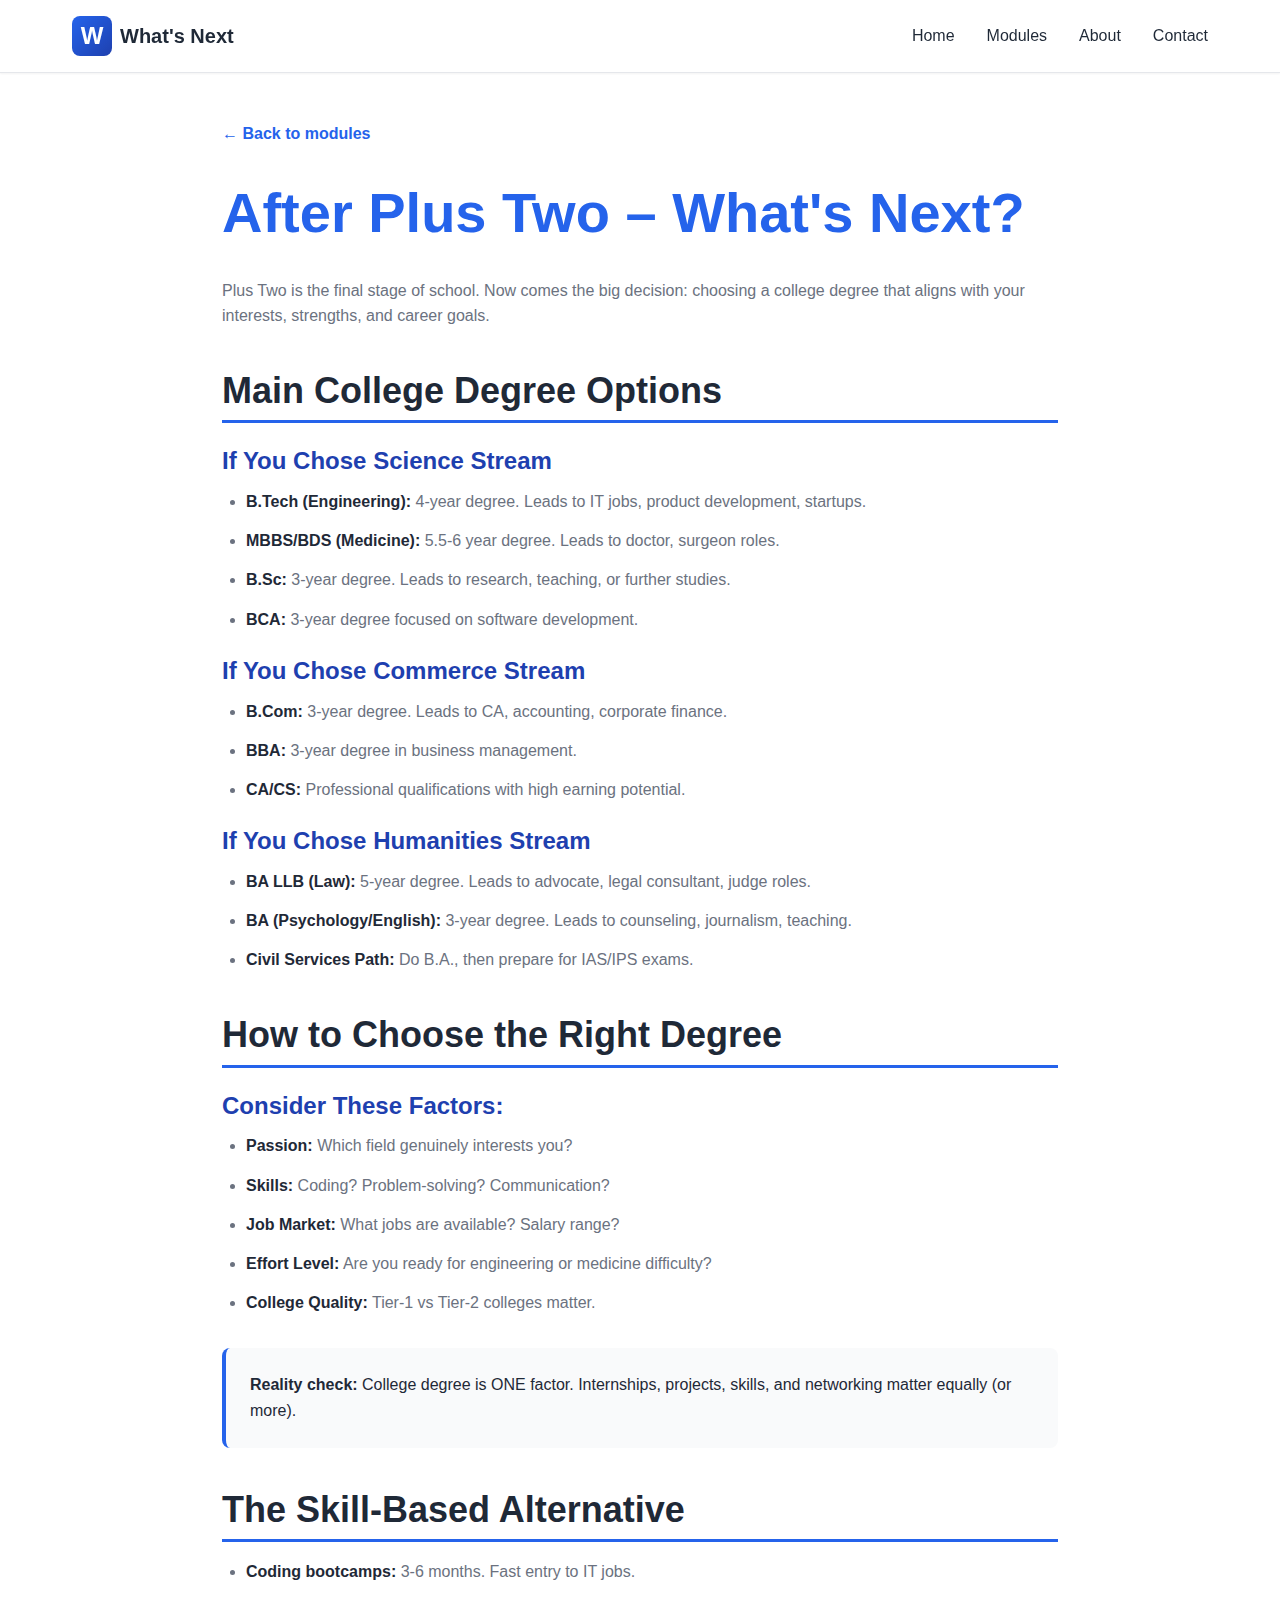
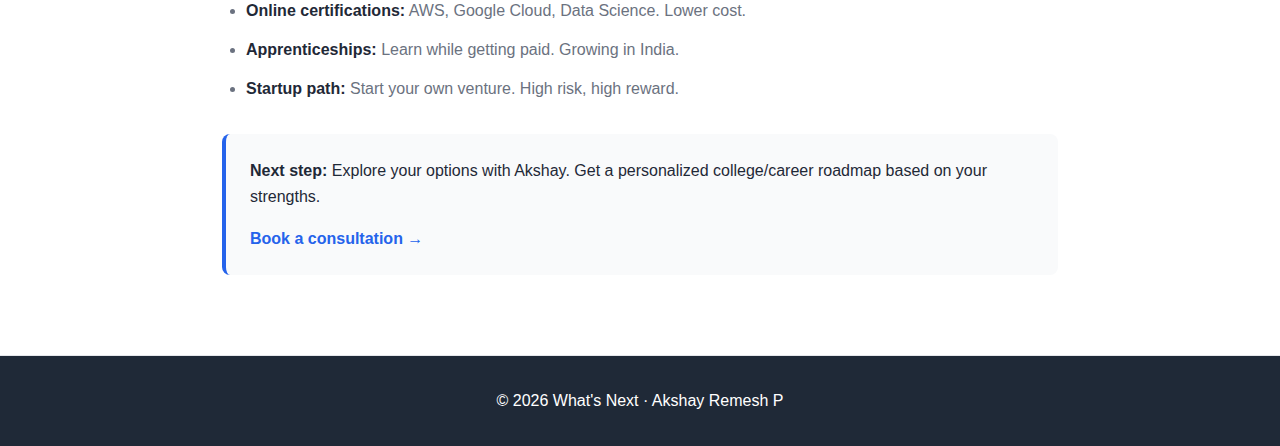
<file: plusTwo.html>
<!DOCTYPE html>
<html lang="en">
<head>
  <meta charset="UTF-8" />
  <meta name="viewport" content="width=device-width, initial-scale=1.0" />
  <title>After Plus Two – What's Next? | Akshay Remesh P</title>
  <link rel="stylesheet" href="style.css" />
</head>
<body>
  <header class="header">
    <div class="header-container">
      <div class="logo">
        <span class="logo-mark">W</span>
        <span class="logo-text">What's Next</span>
      </div>
      <button class="menu-toggle" aria-label="Toggle navigation">
        <span class="bar"></span>
        <span class="bar"></span>
        <span class="bar"></span>
      </button>
      <nav class="nav">
        <ul class="nav-list">
          <li><a href="index.html" class="nav-link">Home</a></li>
          <li><a href="index.html#modules" class="nav-link">Modules</a></li>
          <li><a href="index.html#about-founder" class="nav-link">About</a></li>
          <li><a href="index.html#contact" class="nav-link">Contact</a></li>
        </ul>
      </nav>
    </div>
  </header>

  <div class="module-page">
    <a href="index.html" class="back-link">← Back to modules</a>
    <h1>After Plus Two – What's Next?</h1>
    <p>Plus Two is the final stage of school. Now comes the big decision: choosing a college degree that aligns with your interests, strengths, and career goals.</p>

    <h2>Main College Degree Options</h2>

    <h3>If You Chose Science Stream</h3>
    <ul>
      <li><strong>B.Tech (Engineering):</strong> 4-year degree. Leads to IT jobs, product development, startups.</li>
      <li><strong>MBBS/BDS (Medicine):</strong> 5.5-6 year degree. Leads to doctor, surgeon roles.</li>
      <li><strong>B.Sc:</strong> 3-year degree. Leads to research, teaching, or further studies.</li>
      <li><strong>BCA:</strong> 3-year degree focused on software development.</li>
    </ul>

    <h3>If You Chose Commerce Stream</h3>
    <ul>
      <li><strong>B.Com:</strong> 3-year degree. Leads to CA, accounting, corporate finance.</li>
      <li><strong>BBA:</strong> 3-year degree in business management.</li>
      <li><strong>CA/CS:</strong> Professional qualifications with high earning potential.</li>
    </ul>

    <h3>If You Chose Humanities Stream</h3>
    <ul>
      <li><strong>BA LLB (Law):</strong> 5-year degree. Leads to advocate, legal consultant, judge roles.</li>
      <li><strong>BA (Psychology/English):</strong> 3-year degree. Leads to counseling, journalism, teaching.</li>
      <li><strong>Civil Services Path:</strong> Do B.A., then prepare for IAS/IPS exams.</li>
    </ul>

    <h2>How to Choose the Right Degree</h2>
    <h3>Consider These Factors:</h3>
    <ul>
      <li><strong>Passion:</strong> Which field genuinely interests you?</li>
      <li><strong>Skills:</strong> Coding? Problem-solving? Communication?</li>
      <li><strong>Job Market:</strong> What jobs are available? Salary range?</li>
      <li><strong>Effort Level:</strong> Are you ready for engineering or medicine difficulty?</li>
      <li><strong>College Quality:</strong> Tier-1 vs Tier-2 colleges matter.</li>
    </ul>

    <div class="cta-box">
      <strong>Reality check:</strong> College degree is ONE factor. Internships, projects, skills, and networking matter equally (or more).
    </div>

    <h2>The Skill-Based Alternative</h2>
    <ul>
      <li><strong>Coding bootcamps:</strong> 3-6 months. Fast entry to IT jobs.</li>
      <li><strong>Online certifications:</strong> AWS, Google Cloud, Data Science. Lower cost.</li>
      <li><strong>Apprenticeships:</strong> Learn while getting paid. Growing in India.</li>
      <li><strong>Startup path:</strong> Start your own venture. High risk, high reward.</li>
    </ul>

    <div class="cta-box">
      <strong>Next step:</strong> Explore your options with Akshay. Get a personalized college/career roadmap based on your strengths.
      <a href="index.html#contact" style="display: block; margin-top: 1rem; font-weight: 600;">
        Book a consultation →
      </a>
    </div>
  </div>

  <footer class="footer">
    <p>© <span id="year"></span> What's Next · Akshay Remesh P</p>
  </footer>

  <script src="script.js"></script>
  <script>
    document.getElementById('year').textContent = new Date().getFullYear();
  </script>
</body>
</html>
</file>
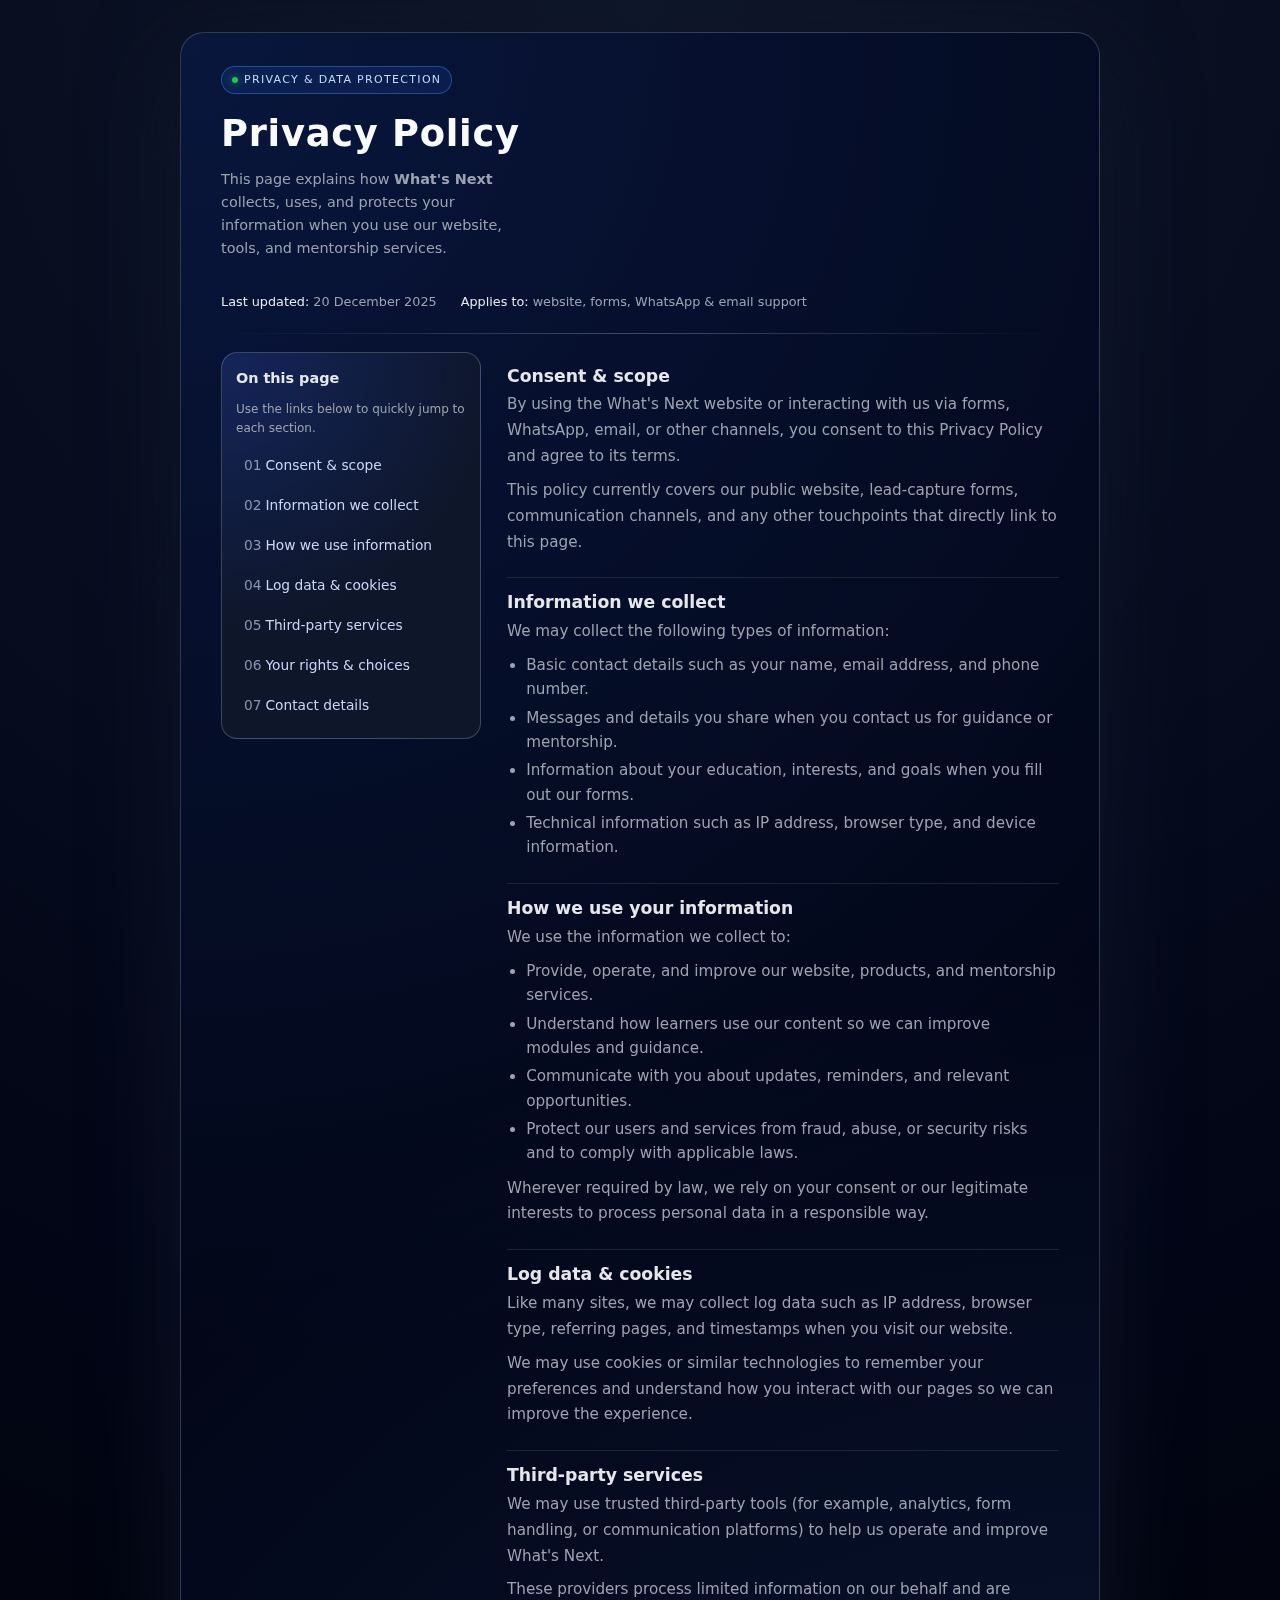
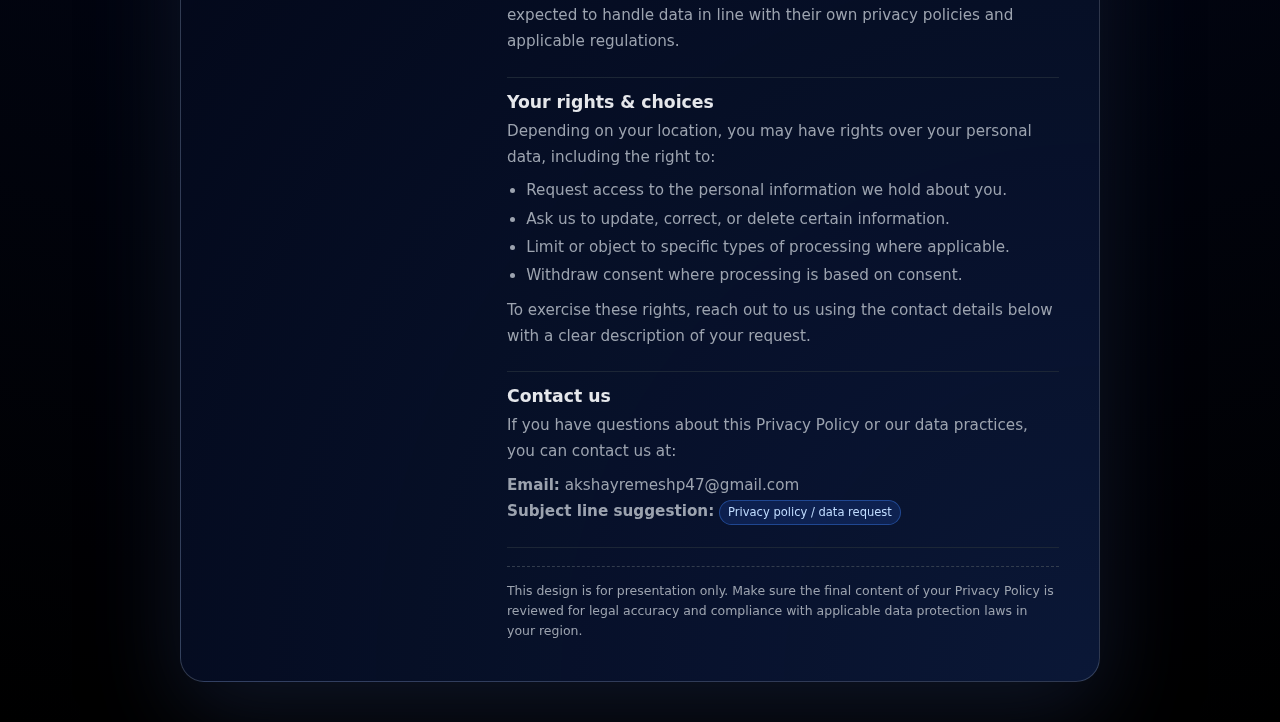
<file: privacy-policy.html>
<!DOCTYPE html>
<html lang="en">
<head>
  <meta charset="UTF-8" />
  <meta name="viewport" content="width=device-width, initial-scale=1.0" />
  <title>Privacy Policy | What's Next</title>

  <link rel="stylesheet" href="style.css" />
  <style>
    :root {
      --primary: #2563eb;
      --primary-dark: #1d4ed8;
      --bg: #0b1120;
      --bg-soft: #020617;
      --text-main: #e5e7eb;
      --text-muted: #9ca3af;
      --border-soft: rgba(148, 163, 184, 0.3);
    }

    body {
      margin: 0;
      font-family: system-ui, -apple-system, BlinkMacSystemFont, "Segoe UI",
        sans-serif;
      background: radial-gradient(circle at top, #0f172a 0, #020617 55%, #000 100%);
      color: var(--text-main);
    }

    .pp-shell {
      min-height: 100vh;
      padding: 32px 16px 40px;
      display: flex;
      justify-content: center;
    }

    .pp-container {
      width: 100%;
      max-width: 920px;
      background: radial-gradient(
          circle at top left,
          rgba(37, 99, 235, 0.18),
          transparent 55%
        ),
        radial-gradient(
          circle at bottom right,
          rgba(59, 130, 246, 0.14),
          transparent 55%
        ),
        linear-gradient(135deg, #020617, #020617 40%, #020617 100%);
      border-radius: 24px;
      border: 1px solid var(--border-soft);
      box-shadow: 0 30px 90px rgba(15, 23, 42, 0.9);
      padding: 28px 24px 32px;
      backdrop-filter: blur(18px);
    }

    @media (min-width: 768px) {
      .pp-container {
        padding: 32px 40px 40px;
      }
    }

    /* Header */
    .pp-tag {
      display: inline-flex;
      align-items: center;
      gap: 6px;
      padding: 4px 10px;
      border-radius: 999px;
      font-size: 11px;
      text-transform: uppercase;
      letter-spacing: 0.12em;
      background: rgba(37, 99, 235, 0.13);
      color: #bfdbfe;
      border: 1px solid rgba(59, 130, 246, 0.45);
    }

    .pp-tag-dot {
      width: 6px;
      height: 6px;
      border-radius: 999px;
      background: #22c55e;
      box-shadow: 0 0 10px rgba(34, 197, 94, 0.8);
    }

    .pp-title-row {
      margin-top: 18px;
      display: flex;
      flex-wrap: wrap;
      gap: 10px 24px;
      align-items: flex-end;
      justify-content: space-between;
    }

    .pp-title-main {
      font-size: clamp(1.9rem, 4vw, 2.3rem);
      letter-spacing: 0.02em;
      color: #f9fafb;
    }

    .pp-subtitle {
      font-size: 0.9rem;
      color: var(--text-muted);
      max-width: 320px;
    }

    .pp-meta {
      margin-top: 16px;
      font-size: 0.8rem;
      color: #9ca3af;
      display: flex;
      flex-wrap: wrap;
      gap: 10px 24px;
    }

    .pp-meta strong {
      color: #e5e7eb;
      font-weight: 500;
    }

    /* Divider */
    .pp-divider {
      margin: 20px 0 18px;
      height: 1px;
      border: none;
      background: linear-gradient(
        90deg,
        transparent,
        rgba(148, 163, 184, 0.4),
        transparent
      );
    }

    /* Layout: TOC + Content */
    .pp-layout {
      display: grid;
      gap: 26px;
    }

    @media (min-width: 900px) {
      .pp-layout {
        grid-template-columns: 260px minmax(0, 1fr);
        align-items: flex-start;
      }
    }

    /* TOC */
    .pp-toc {
      position: sticky;
      top: 20px;
      padding: 14px 14px 16px;
      background: radial-gradient(
          circle at top left,
          rgba(30, 64, 175, 0.36),
          transparent 60%
        ),
        rgba(15, 23, 42, 0.95);
      border-radius: 16px;
      border: 1px solid rgba(148, 163, 184, 0.35);
    }

    .pp-toc-title {
      font-size: 0.9rem;
      font-weight: 600;
      margin-bottom: 10px;
      color: #e5e7eb;
    }

    .pp-toc-note {
      font-size: 0.75rem;
      color: var(--text-muted);
      margin-bottom: 10px;
    }

    .pp-toc-list {
      list-style: none;
      padding: 0;
      margin: 0;
      font-size: 0.86rem;
    }

    .pp-toc-list li + li {
      margin-top: 6px;
    }

    .pp-toc-link {
      display: block;
      padding: 6px 8px;
      border-radius: 10px;
      color: #cbd5f5;
      text-decoration: none;
      transition: background 0.18s ease, color 0.18s ease, transform 0.18s ease;
    }

    .pp-toc-link span {
      opacity: 0.65;
      margin-right: 4px;
    }

    .pp-toc-link:hover {
      background: rgba(37, 99, 235, 0.2);
      color: #eff6ff;
      transform: translateX(2px);
    }

    /* Content */
    .pp-content {
      font-size: 0.95rem;
      color: var(--text-main);
    }

    .pp-section {
      padding: 14px 0;
      border-bottom: 1px solid rgba(31, 41, 55, 0.9);
    }

    .pp-section:last-child {
      border-bottom: none;
      padding-bottom: 0;
    }

    .pp-section h2 {
      font-size: 1.08rem;
      margin-bottom: 6px;
      color: #e5e7eb;
    }

    .pp-section p {
      margin: 0 0 8px;
      color: var(--text-muted);
      line-height: 1.7;
    }

    .pp-section ul {
      margin: 6px 0 10px 1.2rem;
      padding: 0;
      color: var(--text-muted);
    }

    .pp-section li {
      margin-bottom: 4px;
    }

    .pill-inline {
      display: inline-flex;
      align-items: center;
      padding: 2px 8px;
      border-radius: 999px;
      font-size: 0.72rem;
      background: rgba(37, 99, 235, 0.18);
      color: #bfdbfe;
      border: 1px solid rgba(59, 130, 246, 0.4);
    }

    /* Footer note */
    .pp-footer-note {
      margin-top: 18px;
      padding-top: 14px;
      border-top: 1px dashed rgba(55, 65, 81, 0.9);
      font-size: 0.78rem;
      color: var(--text-muted);
    }

    .pp-footer-note a {
      color: #bfdbfe;
      text-decoration: underline;
      text-decoration-style: dotted;
    }
  </style>
</head>
<body>
  <div class="pp-shell">
    <article class="pp-container">
      <div class="pp-tag">
        <span class="pp-tag-dot"></span>
        Privacy &amp; Data Protection
      </div>

      <div class="pp-title-row">
        <div>
          <h1 class="pp-title-main">Privacy Policy</h1>
          <p class="pp-subtitle">
            This page explains how <strong>What's Next</strong> collects, uses, and protects
            your information when you use our website, tools, and mentorship services.
          </p>
        </div>
      </div>

      <div class="pp-meta">
        <span><strong>Last updated:</strong> 20 December 2025</span>
        <span><strong>Applies to:</strong> website, forms, WhatsApp &amp; email support</span>
      </div>

      <hr class="pp-divider" />

      <div class="pp-layout">
        <!-- TOC -->
        <aside class="pp-toc" aria-label="Privacy policy sections">
          <div class="pp-toc-title">On this page</div>
          <p class="pp-toc-note">
            Use the links below to quickly jump to each section.
          </p>
          <ul class="pp-toc-list">
            <li><a class="pp-toc-link" href="#pp-consent"><span>01</span>Consent &amp; scope</a></li>
            <li><a class="pp-toc-link" href="#pp-info-we-collect"><span>02</span>Information we collect</a></li>
            <li><a class="pp-toc-link" href="#pp-how-we-use"><span>03</span>How we use information</a></li>
            <li><a class="pp-toc-link" href="#pp-logs-cookies"><span>04</span>Log data &amp; cookies</a></li>
            <li><a class="pp-toc-link" href="#pp-third-parties"><span>05</span>Third‑party services</a></li>
            <li><a class="pp-toc-link" href="#pp-data-rights"><span>06</span>Your rights &amp; choices</a></li>
            <li><a class="pp-toc-link" href="#pp-contact"><span>07</span>Contact details</a></li>
          </ul>
        </aside>

        <!-- CONTENT -->
        <div class="pp-content">
          <section id="pp-consent" class="pp-section">
            <h2>Consent &amp; scope</h2>
            <p>
              By using the What's Next website or interacting with us via forms,
              WhatsApp, email, or other channels, you consent to this Privacy Policy
              and agree to its terms.
            </p>
            <p>
              This policy currently covers our public website, lead‑capture forms,
              communication channels, and any other touchpoints that directly link
              to this page.
            </p>
          </section>

          <section id="pp-info-we-collect" class="pp-section">
            <h2>Information we collect</h2>
            <p>We may collect the following types of information:</p>
            <ul>
              <li>Basic contact details such as your name, email address, and phone number.</li>
              <li>Messages and details you share when you contact us for guidance or mentorship.</li>
              <li>Information about your education, interests, and goals when you fill out our forms.</li>
              <li>Technical information such as IP address, browser type, and device information.</li>
            </ul>
          </section>

          <section id="pp-how-we-use" class="pp-section">
            <h2>How we use your information</h2>
            <p>We use the information we collect to:</p>
            <ul>
              <li>Provide, operate, and improve our website, products, and mentorship services.</li>
              <li>Understand how learners use our content so we can improve modules and guidance.</li>
              <li>Communicate with you about updates, reminders, and relevant opportunities.</li>
              <li>
                Protect our users and services from fraud, abuse, or security risks and to comply
                with applicable laws.
              </li>
            </ul>
            <p>
              Wherever required by law, we rely on your consent or our legitimate interests to process
              personal data in a responsible way.
            </p>
          </section>

          <section id="pp-logs-cookies" class="pp-section">
            <h2>Log data &amp; cookies</h2>
            <p>
              Like many sites, we may collect log data such as IP address, browser type,
              referring pages, and timestamps when you visit our website.
            </p>
            <p>
              We may use cookies or similar technologies to remember your preferences and
              understand how you interact with our pages so we can improve the experience.
            </p>
          </section>

          <section id="pp-third-parties" class="pp-section">
            <h2>Third‑party services</h2>
            <p>
              We may use trusted third‑party tools (for example, analytics, form handling,
              or communication platforms) to help us operate and improve What's Next.
            </p>
            <p>
              These providers process limited information on our behalf and are expected to
              handle data in line with their own privacy policies and applicable regulations.
            </p>
          </section>

          <section id="pp-data-rights" class="pp-section">
            <h2>Your rights &amp; choices</h2>
            <p>
              Depending on your location, you may have rights over your personal data,
              including the right to:
            </p>
            <ul>
              <li>Request access to the personal information we hold about you.</li>
              <li>Ask us to update, correct, or delete certain information.</li>
              <li>Limit or object to specific types of processing where applicable.</li>
              <li>Withdraw consent where processing is based on consent.</li>
            </ul>
            <p>
              To exercise these rights, reach out to us using the contact details below with
              a clear description of your request.
            </p>
          </section>

          <section id="pp-contact" class="pp-section">
            <h2>Contact us</h2>
            <p>
              If you have questions about this Privacy Policy or our data practices, you can contact us at:
            </p>
            <p>
              <strong>Email:</strong> akshayremeshp47@gmail.com<br />
              <strong>Subject line suggestion:</strong>
              <span class="pill-inline">Privacy policy / data request</span>
            </p>
          </section>

          <div class="pp-footer-note">
            This design is for presentation only. Make sure the final content of your
            Privacy Policy is reviewed for legal accuracy and compliance with applicable
            data protection laws in your region.
          </div>
        </div>
      </div>
    </article>
  </div>
</body>
</html>
</file>
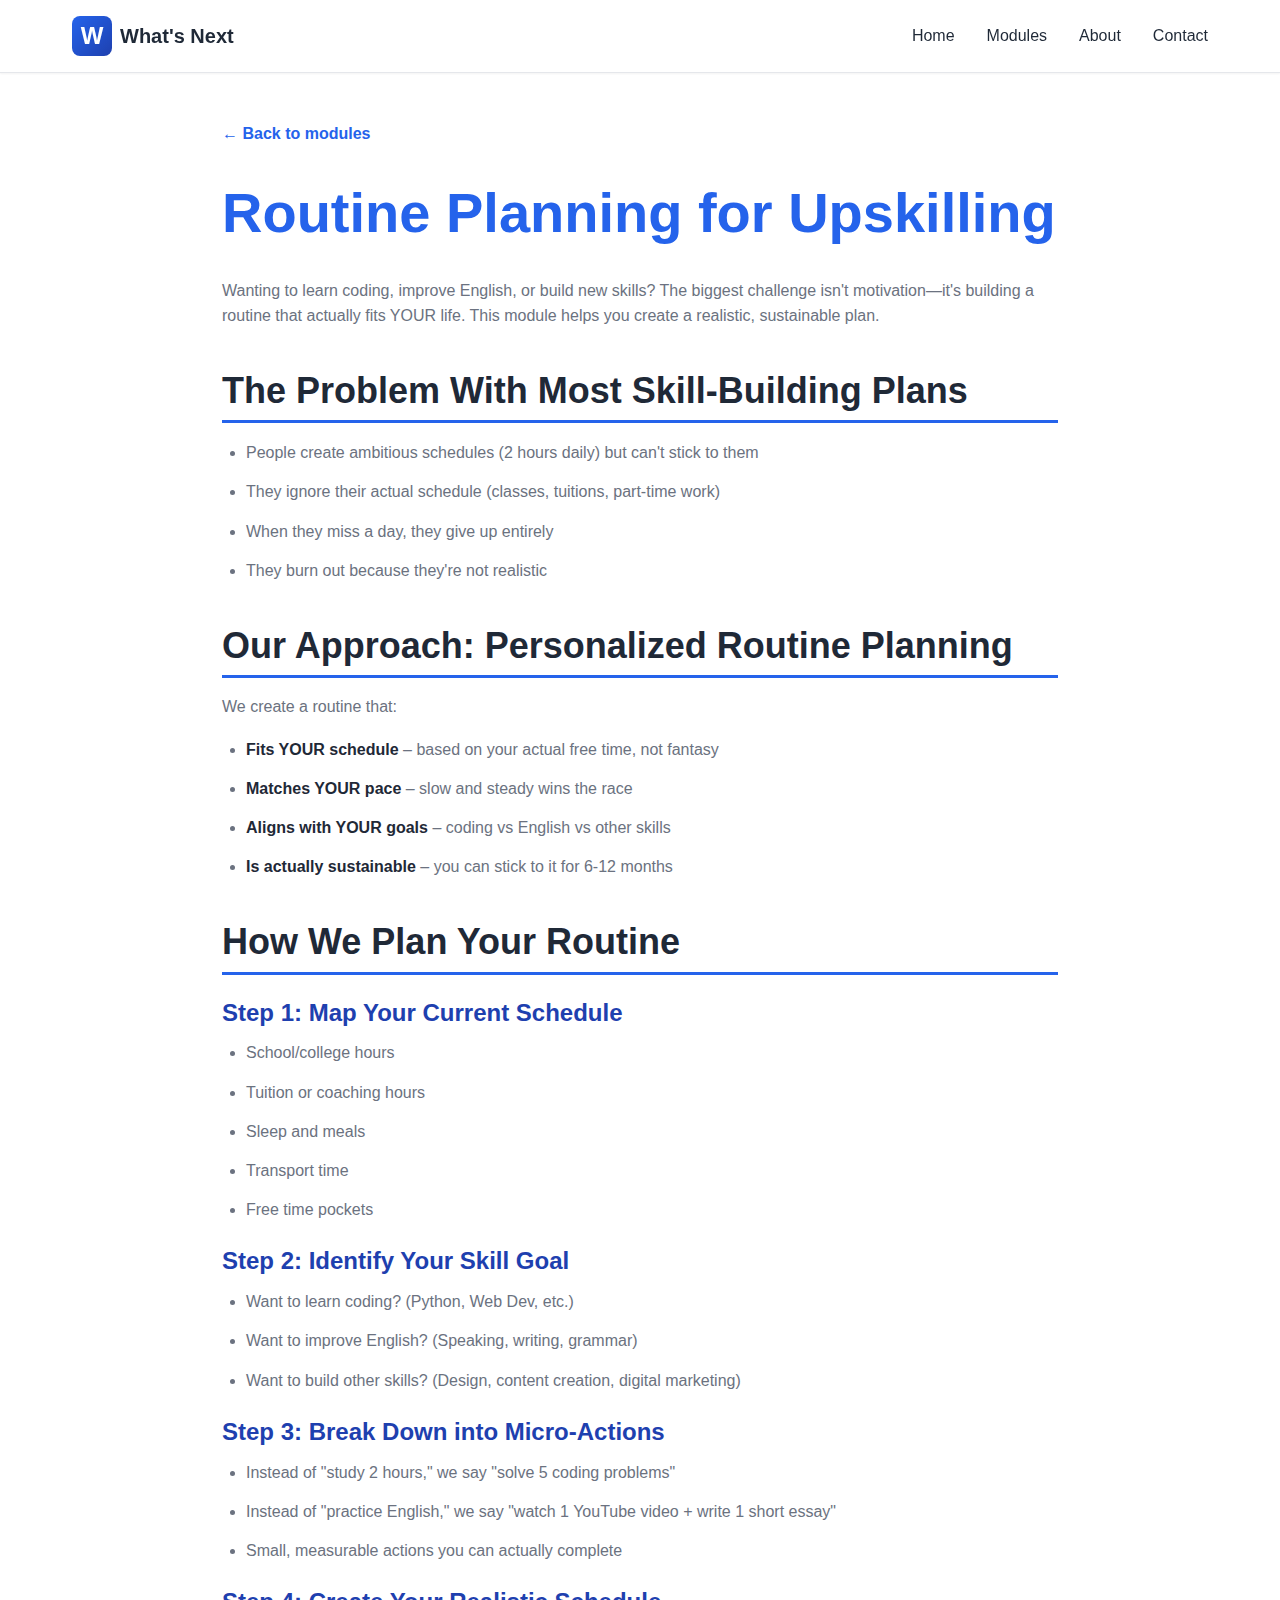
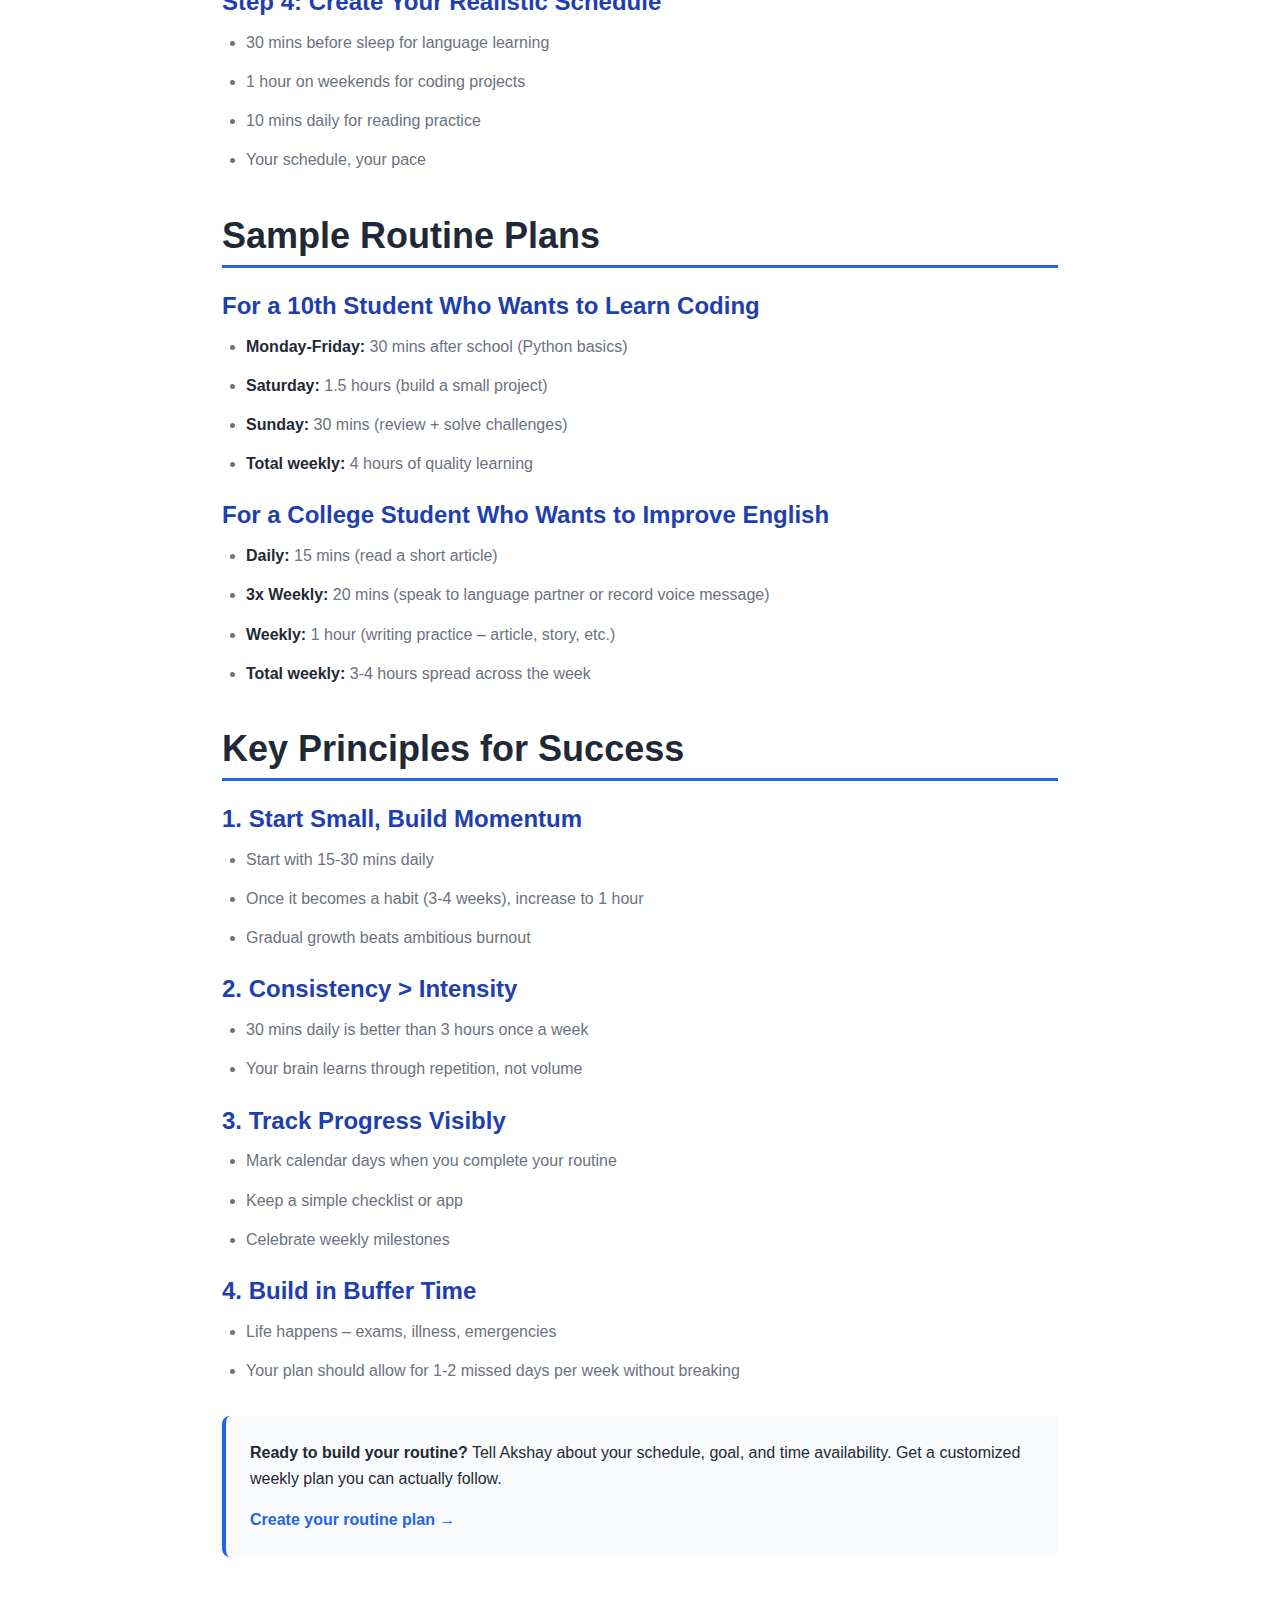
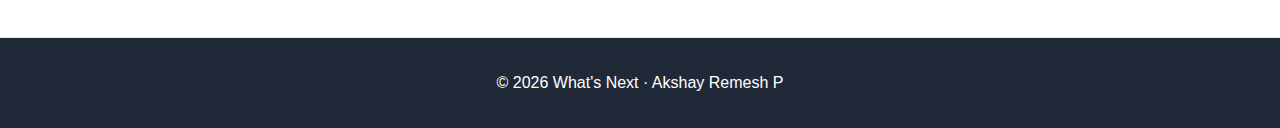
<file: routinePlanning.html>
<!DOCTYPE html>
<html lang="en">
<head>
  <meta charset="UTF-8" />
  <meta name="viewport" content="width=device-width, initial-scale=1.0" />
  <title>Routine Planning for Upskilling | Akshay Remesh P</title>
  <link rel="stylesheet" href="style.css" />
</head>
<body>
  <header class="header">
    <div class="header-container">
      <div class="logo">
        <span class="logo-mark">W</span>
        <span class="logo-text">What's Next</span>
      </div>
      <button class="menu-toggle" aria-label="Toggle navigation">
        <span class="bar"></span>
        <span class="bar"></span>
        <span class="bar"></span>
      </button>
      <nav class="nav">
        <ul class="nav-list">
          <li><a href="index.html" class="nav-link">Home</a></li>
          <li><a href="index.html#modules" class="nav-link">Modules</a></li>
          <li><a href="index.html#about-founder" class="nav-link">About</a></li>
          <li><a href="index.html#contact" class="nav-link">Contact</a></li>
        </ul>
      </nav>
    </div>
  </header>

  <div class="module-page">
    <a href="index.html" class="back-link">← Back to modules</a>
    <h1>Routine Planning for Upskilling</h1>
    <p>Wanting to learn coding, improve English, or build new skills? The biggest challenge isn't motivation—it's building a routine that actually fits YOUR life. This module helps you create a realistic, sustainable plan.</p>

    <h2>The Problem With Most Skill-Building Plans</h2>
    <ul>
      <li>People create ambitious schedules (2 hours daily) but can't stick to them</li>
      <li>They ignore their actual schedule (classes, tuitions, part-time work)</li>
      <li>When they miss a day, they give up entirely</li>
      <li>They burn out because they're not realistic</li>
    </ul>

    <h2>Our Approach: Personalized Routine Planning</h2>
    <p>We create a routine that:</p>
    <ul>
      <li><strong>Fits YOUR schedule</strong> – based on your actual free time, not fantasy</li>
      <li><strong>Matches YOUR pace</strong> – slow and steady wins the race</li>
      <li><strong>Aligns with YOUR goals</strong> – coding vs English vs other skills</li>
      <li><strong>Is actually sustainable</strong> – you can stick to it for 6-12 months</li>
    </ul>

    <h2>How We Plan Your Routine</h2>
    
    <h3>Step 1: Map Your Current Schedule</h3>
    <ul>
      <li>School/college hours</li>
      <li>Tuition or coaching hours</li>
      <li>Sleep and meals</li>
      <li>Transport time</li>
      <li>Free time pockets</li>
    </ul>

    <h3>Step 2: Identify Your Skill Goal</h3>
    <ul>
      <li>Want to learn coding? (Python, Web Dev, etc.)</li>
      <li>Want to improve English? (Speaking, writing, grammar)</li>
      <li>Want to build other skills? (Design, content creation, digital marketing)</li>
    </ul>

    <h3>Step 3: Break Down into Micro-Actions</h3>
    <ul>
      <li>Instead of "study 2 hours," we say "solve 5 coding problems"</li>
      <li>Instead of "practice English," we say "watch 1 YouTube video + write 1 short essay"</li>
      <li>Small, measurable actions you can actually complete</li>
    </ul>

    <h3>Step 4: Create Your Realistic Schedule</h3>
    <ul>
      <li>30 mins before sleep for language learning</li>
      <li>1 hour on weekends for coding projects</li>
      <li>10 mins daily for reading practice</li>
      <li>Your schedule, your pace</li>
    </ul>

    <h2>Sample Routine Plans</h2>
    
    <h3>For a 10th Student Who Wants to Learn Coding</h3>
    <ul>
      <li><strong>Monday-Friday:</strong> 30 mins after school (Python basics)</li>
      <li><strong>Saturday:</strong> 1.5 hours (build a small project)</li>
      <li><strong>Sunday:</strong> 30 mins (review + solve challenges)</li>
      <li><strong>Total weekly:</strong> 4 hours of quality learning</li>
    </ul>

    <h3>For a College Student Who Wants to Improve English</h3>
    <ul>
      <li><strong>Daily:</strong> 15 mins (read a short article)</li>
      <li><strong>3x Weekly:</strong> 20 mins (speak to language partner or record voice message)</li>
      <li><strong>Weekly:</strong> 1 hour (writing practice – article, story, etc.)</li>
      <li><strong>Total weekly:</strong> 3-4 hours spread across the week</li>
    </ul>

    <h2>Key Principles for Success</h2>
    
    <h3>1. Start Small, Build Momentum</h3>
    <ul>
      <li>Start with 15-30 mins daily</li>
      <li>Once it becomes a habit (3-4 weeks), increase to 1 hour</li>
      <li>Gradual growth beats ambitious burnout</li>
    </ul>

    <h3>2. Consistency > Intensity</h3>
    <ul>
      <li>30 mins daily is better than 3 hours once a week</li>
      <li>Your brain learns through repetition, not volume</li>
    </ul>

    <h3>3. Track Progress Visibly</h3>
    <ul>
      <li>Mark calendar days when you complete your routine</li>
      <li>Keep a simple checklist or app</li>
      <li>Celebrate weekly milestones</li>
    </ul>

    <h3>4. Build in Buffer Time</h3>
    <ul>
      <li>Life happens – exams, illness, emergencies</li>
      <li>Your plan should allow for 1-2 missed days per week without breaking</li>
    </ul>

    <div class="cta-box">
      <strong>Ready to build your routine?</strong> Tell Akshay about your schedule, goal, and time availability. Get a customized weekly plan you can actually follow.
      <a href="index.html#contact" style="display: block; margin-top: 1rem; font-weight: 600;">
        Create your routine plan →
      </a>
    </div>
  </div>

  <footer class="footer">
    <p>© <span id="year"></span> What's Next · Akshay Remesh P</p>
  </footer>

  <script src="script.js"></script>
  <script>
    document.getElementById('year').textContent = new Date().getFullYear();
  </script>
</body>
</html>
</file>
<file: style.css>
/* ========== Root & Variables ========== */
:root {
  --primary-color: #2563eb;
  --secondary-color: #1e40af;
  --accent-color: #f59e0b;
  --text-dark: #1f2937;
  --text-light: #6b7280;
  --bg-light: #f9fafb;
  --border-color: #e5e7eb;
  --white: #ffffff;
  --transition: all 0.3s ease;
  --shadow-sm: 0 1px 2px 0 rgba(0, 0, 0, 0.05);
  --shadow-md: 0 4px 6px -1px rgba(0, 0, 0, 0.1);
  --shadow-lg: 0 10px 15px -3px rgba(0, 0, 0, 0.1);
}

/* ========== Reset & Base ========== */
* {
  margin: 0;
  padding: 0;
  box-sizing: border-box;
}

html {
  scroll-behavior: smooth;
}

body {
  font-family: -apple-system, BlinkMacSystemFont, "Segoe UI", Roboto, "Helvetica Neue", Arial, sans-serif;
  line-height: 1.6;
  color: var(--text-dark);
  background-color: var(--white);
}

/* ========== Typography ========== */
h1, h2, h3, h4, h5, h6 {
  font-weight: 700;
  line-height: 1.2;
  margin-bottom: 0.75rem;
}

h1 {
  font-size: 3.5rem;
}

h2 {
  font-size: 2.25rem;
}

h3 {
  font-size: 1.5rem;
}

p {
  margin-bottom: 1rem;
  color: var(--text-light);
}

a {
  color: var(--primary-color);
  text-decoration: none;
  transition: var(--transition);
}

a:hover {
  color: var(--secondary-color);
}

/* ========== Header & Navigation ========== */
.header {
  position: sticky;
  top: 0;
  background-color: var(--white);
  border-bottom: 1px solid var(--border-color);
  z-index: 100;
  box-shadow: var(--shadow-sm);
}

.header-container {
  max-width: 1200px;
  margin: 0 auto;
  padding: 1rem 2rem;
  display: flex;
  justify-content: space-between;
  align-items: center;
}

.logo {
  display: flex;
  align-items: center;
  gap: 0.5rem;
  font-weight: 700;
  font-size: 1.5rem;
  color: var(--primary-color);
}

.logo-mark {
  display: inline-flex;
  align-items: center;
  justify-content: center;
  width: 2.5rem;
  height: 2.5rem;
  background: linear-gradient(135deg, var(--primary-color), var(--secondary-color));
  color: var(--white);
  border-radius: 0.5rem;
  font-weight: 700;
}

.logo-text {
  font-size: 1.25rem;
  color: var(--text-dark);
}

/* Hamburger Menu */
.menu-toggle {
  display: none;
  flex-direction: column;
  background: none;
  border: none;
  cursor: pointer;
  gap: 0.4rem;
}

.bar {
  width: 1.5rem;
  height: 2px;
  background-color: var(--text-dark);
  transition: var(--transition);
  border-radius: 2px;
}

.menu-toggle.is-open .bar:nth-child(1) {
  transform: rotate(45deg) translate(8px, 8px);
}

.menu-toggle.is-open .bar:nth-child(2) {
  opacity: 0;
}

.menu-toggle.is-open .bar:nth-child(3) {
  transform: rotate(-45deg) translate(7px, -7px);
}

/* Navigation */
.nav {
  display: flex;
  align-items: center;
}

.nav-list {
  display: flex;
  list-style: none;
  gap: 2rem;
}

.nav-link {
  color: var(--text-dark);
  font-weight: 500;
  transition: var(--transition);
}

.nav-link:hover {
  color: var(--primary-color);
}

/* Mobile Navigation */
@media (max-width: 768px) {
  .menu-toggle {
    display: flex;
  }

  .nav {
    position: fixed;
    top: 60px;
    right: -100%;
    width: 100%;
    height: calc(100vh - 60px);
    background-color: var(--white);
    flex-direction: column;
    align-items: stretch;
    transition: var(--transition);
    border-top: 1px solid var(--border-color);
  }

  .nav.nav-open {
    right: 0;
  }

  .nav-list {
    flex-direction: column;
    gap: 0;
    width: 100%;
  }

  .nav-link {
    display: block;
    padding: 1rem 2rem;
    border-bottom: 1px solid var(--border-color);
    width: 100%;
  }
}

/* ========== Hero Section ========== */
.hero {
  background: linear-gradient(135deg, var(--primary-color), var(--secondary-color));
  color: var(--white);
  padding: 5rem 2rem;
  text-align: center;
  min-height: 60vh;
  display: flex;
  align-items: center;
  justify-content: center;
}

.hero-content {
  max-width: 800px;
  margin: 0 auto;
}

.hero-title {
  font-size: 3.5rem;
  margin-bottom: 1.5rem;
  color: var(--white);
}

.hero-subtitle {
  font-size: 1.25rem;
  margin-bottom: 1.5rem;
  color: rgba(255, 255, 255, 0.9);
  line-height: 1.8;
}

.hero-founder {
  font-size: 1rem;
  margin-bottom: 2rem;
  color: rgba(255, 255, 255, 0.85);
}

.hero-founder strong {
  color: var(--white);
  font-weight: 700;
}

.hero-buttons {
  display: flex;
  gap: 1rem;
  justify-content: center;
  flex-wrap: wrap;
}

@media (max-width: 768px) {
  .hero {
    padding: 3rem 1.5rem;
    min-height: 50vh;
  }

  .hero-title {
    font-size: 2.5rem;
  }

  .hero-subtitle {
    font-size: 1rem;
  }

  .hero-buttons {
    flex-direction: column;
    align-items: center;
  }
}

/* ========== Buttons ========== */
.btn {
  display: inline-block;
  padding: 0.875rem 2rem;
  border-radius: 0.5rem;
  font-weight: 600;
  font-size: 1rem;
  transition: var(--transition);
  cursor: pointer;
  border: 2px solid transparent;
  text-align: center;
  min-width: 200px;
}

.btn-primary {
  background-color: var(--primary-color);
  color: var(--white);
  border-color: var(--primary-color);
}

.btn-primary:hover {
  background-color: var(--secondary-color);
  border-color: var(--secondary-color);
  box-shadow: var(--shadow-lg);
  transform: translateY(-2px);
}

.btn-secondary {
  background-color: transparent;
  color: var(--white);
  border-color: var(--white);
}

.btn-secondary:hover {
  background-color: var(--white);
  color: var(--primary-color);
  box-shadow: var(--shadow-lg);
  transform: translateY(-2px);
}

@media (max-width: 768px) {
  .btn {
    min-width: 160px;
    padding: 0.75rem 1.5rem;
    font-size: 0.95rem;
  }
}

/* ========== Sections ========== */
.section {
  max-width: 1200px;
  margin: 0 auto;
  padding: 4rem 2rem;
}

.section-header {
  text-align: center;
  margin-bottom: 3rem;
}

.section-header h2 {
  margin-bottom: 1rem;
}

.section-header p {
  font-size: 1.1rem;
  max-width: 600px;
  margin: 0 auto;
}

@media (max-width: 768px) {
  .section {
    padding: 2rem 1.5rem;
  }

  .section-header {
    margin-bottom: 2rem;
  }
}

/* ========== Modules Section ========== */
.modules {
  background-color: var(--bg-light);
}

.modules-grid {
  display: grid;
  grid-template-columns: repeat(auto-fit, minmax(350px, 1fr));
  gap: 2rem;
  margin-top: 2rem;
}

/* ========== Module Cards ========== */
.module-card {
  background-color: var(--white);
  border-radius: 0.75rem;
  padding: 2rem;
  border: 1px solid var(--border-color);
  transition: var(--transition);
  box-shadow: var(--shadow-sm);
  display: flex;
  flex-direction: column;
}

.module-card:hover {
  box-shadow: var(--shadow-lg);
  transform: translateY(-4px);
  border-color: var(--primary-color);
}

.card-header h3 {
  color: var(--text-dark);
  margin-bottom: 1rem;
  font-size: 1.35rem;
}

.card-description {
  flex-grow: 1;
  color: var(--text-light);
  margin-bottom: 1.5rem;
  line-height: 1.7;
}

.card-link {
  color: var(--primary-color);
  font-weight: 600;
  transition: var(--transition);
  align-self: flex-start;
}

.card-link:hover {
  color: var(--secondary-color);
  margin-left: 0.25rem;
}

@media (max-width: 768px) {
  .modules-grid {
    grid-template-columns: 1fr;
    gap: 1.5rem;
  }

  .module-card {
    padding: 1.5rem;
  }
}

/* ========== About Section ========== */
.about {
  background-color: var(--white);
}

.about-content {
  max-width: 700px;
  margin: 0 auto;
  text-align: center;
}

.about-content p {
  font-size: 1.1rem;
  line-height: 1.8;
  color: var(--text-light);
}

.about-content strong {
  color: var(--text-dark);
  font-weight: 700;
}

/* ========== Contact Section ========== */
.contact {
  background: linear-gradient(135deg, var(--primary-color), var(--secondary-color));
  color: var(--white);
}

.contact .section-header h2,
.contact .section-header p {
  color: var(--white);
}

.contact-body {
  text-align: center;
  margin-top: 2rem;
}

.contact .btn-primary {
  background-color: var(--accent-color);
  border-color: var(--accent-color);
  color: var(--text-dark);
}

.contact .btn-primary:hover {
  background-color: #f97316;
  border-color: #f97316;
}

/* ========== Footer ========== */
.footer {
  background-color: var(--text-dark);
  color: var(--white);
  text-align: center;
  padding: 2rem;
  border-top: 1px solid var(--border-color);
}

.footer p {
  margin: 0;
  color: var(--white);
}

/* ========== Module Pages (After 10th, Plus Two, etc.) ========== */
.module-page {
  max-width: 900px;
  margin: 0 auto;
  padding: 3rem 2rem;
}

.module-page h1 {
  color: var(--primary-color);
  margin-bottom: 2rem;
}

.module-page h2 {
  color: var(--text-dark);
  margin-top: 2.5rem;
  margin-bottom: 1rem;
  border-bottom: 3px solid var(--primary-color);
  padding-bottom: 0.5rem;
}

.module-page h3 {
  color: var(--secondary-color);
  margin-top: 1.5rem;
  margin-bottom: 0.75rem;
}

.module-page ul,
.module-page ol {
  margin-left: 1.5rem;
  margin-bottom: 1.5rem;
}

.module-page li {
  margin-bottom: 0.75rem;
  color: var(--text-light);
  line-height: 1.7;
}

.module-page strong {
  color: var(--text-dark);
  font-weight: 700;
}

.back-link {
  display: inline-flex;
  align-items: center;
  gap: 0.5rem;
  margin-bottom: 2rem;
  color: var(--primary-color);
  font-weight: 600;
}

.back-link:hover {
  color: var(--secondary-color);
}

.cta-box {
  background-color: var(--bg-light);
  border-left: 4px solid var(--primary-color);
  padding: 1.5rem;
  border-radius: 0.5rem;
  margin: 2rem 0;
}

.cta-box strong {
  color: var(--text-dark);
}

@media (max-width: 768px) {
  .module-page {
    padding: 2rem 1.5rem;
  }

  h1 {
    font-size: 2rem;
  }

  h2 {
    font-size: 1.5rem;
  }
}

/* ========== Utility Classes ========== */
.text-center {
</file>
